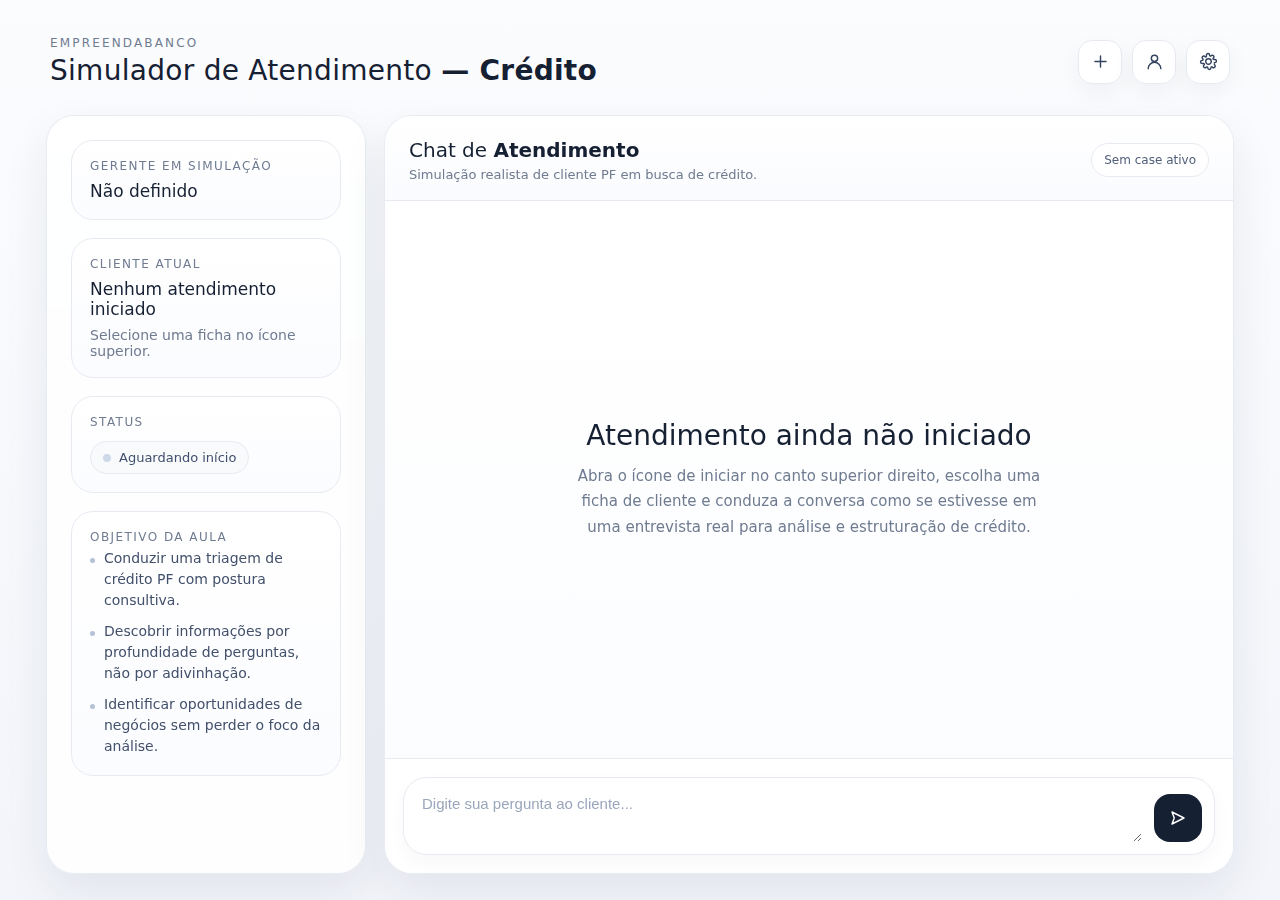
<file:   atendimento-credito.html>
<!DOCTYPE html>
<html lang="pt-BR">
<head>
  <meta charset="UTF-8" />
  <meta name="viewport" content="width=device-width, initial-scale=1.0" />
  <title>Simulador de Atendimento - Crédito</title>
  <style>
    :root{
      --bg:#f6f7fb;
      --panel:#ffffff;
      --line:#e7eaf1;
      --text:#162033;
      --muted:#6f7b90;
      --soft:#f8fafc;
      --accent:#1f4fd6;
      --accent-soft:#eef4ff;
      --shadow:0 18px 45px rgba(20,34,66,.08);
      --radius:22px;
    }
    *{box-sizing:border-box}
    html,body{height:100%}
    body{
      margin:0;
      font-family: Inter, ui-sans-serif, system-ui, -apple-system, Segoe UI, Roboto, Helvetica, Arial, sans-serif;
      background:linear-gradient(180deg,#fbfcfe 0%, #f3f5fa 100%);
      color:var(--text);
      -webkit-font-smoothing:antialiased;
      text-rendering:optimizeLegibility;
    }
    .app{
      max-width:1240px;
      margin:0 auto;
      padding:26px;
      height:100%;
      display:flex;
      flex-direction:column;
      gap:18px;
    }
    .topbar{
      display:flex;
      align-items:center;
      justify-content:space-between;
      padding:10px 4px;
    }
    .brand{
      display:flex;
      flex-direction:column;
      gap:4px;
    }
    .eyebrow{
      font-size:12px;
      letter-spacing:.18em;
      text-transform:uppercase;
      color:var(--muted);
      font-weight:500;
    }
    .title{
      font-size:28px;
      font-weight:300;
      letter-spacing:.01em;
    }
    .title strong{font-weight:600}
    .actions{
      display:flex;
      gap:10px;
      align-items:center;
    }
    .icon-btn{
      width:44px;height:44px;border-radius:14px;border:1px solid var(--line);
      background:rgba(255,255,255,.9);display:grid;place-items:center;cursor:pointer;
      transition:.18s ease; box-shadow:0 8px 24px rgba(17,24,39,.05);
    }
    .icon-btn:hover{transform:translateY(-1px); border-color:#d6ddea; background:#fff}
    .icon-btn svg{width:19px;height:19px;stroke:#33425f}

    .shell{
      flex:1;
      display:grid;
      grid-template-columns:320px 1fr;
      gap:18px;
      min-height:0;
    }

    .sidebar,.chat-wrap{
      background:rgba(255,255,255,.85);
      backdrop-filter: blur(10px);
      border:1px solid rgba(230,234,241,.9);
      border-radius:28px;
      box-shadow:var(--shadow);
      min-height:0;
    }

    .sidebar{padding:24px; display:flex; flex-direction:column; gap:18px}
    .card{
      background:linear-gradient(180deg,#fff 0%, #fbfcff 100%);
      border:1px solid var(--line);
      border-radius:22px;
      padding:18px;
    }
    .label{font-size:12px; letter-spacing:.12em; text-transform:uppercase; color:var(--muted)}
    .value{font-size:17px; font-weight:500; margin-top:8px}
    .muted{color:var(--muted)}
    .status{
      display:inline-flex; align-items:center; gap:8px; padding:8px 12px; border-radius:999px;
      background:var(--soft); border:1px solid var(--line); font-size:13px; color:#41506c;
    }
    .dot{width:8px; height:8px; border-radius:50%; background:#cfd8e8}
    .dot.live{background:#3ccf91; box-shadow:0 0 0 6px rgba(60,207,145,.12)}
    .tips{display:flex; flex-direction:column; gap:10px; margin-top:4px}
    .tip{font-size:14px; line-height:1.5; color:#42506b; padding-left:14px; position:relative}
    .tip:before{content:""; position:absolute; left:0; top:10px; width:5px; height:5px; border-radius:50%; background:#b5c1d6}

    .chat-wrap{
      display:flex; flex-direction:column; overflow:hidden;
    }
    .chat-head{
      padding:22px 24px 18px;
      border-bottom:1px solid var(--line);
      display:flex; justify-content:space-between; align-items:center; gap:16px;
      background:linear-gradient(180deg, rgba(255,255,255,.95), rgba(250,251,254,.95));
    }
    .chat-title{font-size:20px; font-weight:300}
    .chat-title strong{font-weight:600}
    .sub{font-size:13px; color:var(--muted); margin-top:5px}
    .header-badge{padding:9px 12px; border-radius:999px; border:1px solid var(--line); font-size:12px; color:#51607a; background:#fff}

    .messages{
      flex:1; overflow:auto; padding:26px; display:flex; flex-direction:column; gap:18px; background:linear-gradient(180deg,#fff 0%, #fcfdff 100%);
    }
    .empty{
      margin:auto; max-width:520px; text-align:center; padding:28px;
    }
    .empty h3{font-size:28px; font-weight:300; margin:0 0 12px}
    .empty p{font-size:15px; line-height:1.7; color:var(--muted); margin:0}
    .bubble-row{display:flex; gap:12px; align-items:flex-end}
    .bubble-row.me{justify-content:flex-end}
    .avatar{
      width:38px; height:38px; border-radius:14px; display:grid; place-items:center; flex:0 0 auto;
      background:#f1f4f9; border:1px solid var(--line); color:#34425e; font-size:13px; font-weight:600;
    }
    .bubble{
      max-width:min(74%,760px); padding:16px 18px; border-radius:20px; font-size:15px; line-height:1.65; border:1px solid var(--line); white-space:pre-wrap;
    }
    .bubble.client{background:#fff; color:#1f2a3d; border-top-left-radius:8px}
    .bubble.me{background:var(--accent-soft); color:#16305d; border-color:#dbe7ff; border-top-right-radius:8px}
    .meta{font-size:12px; color:var(--muted); margin-top:6px; padding:0 2px}

    .composer{
      border-top:1px solid var(--line); padding:18px; background:#fff;
    }
    .composer-box{
      display:flex; gap:12px; align-items:flex-end; border:1px solid var(--line); border-radius:24px; padding:12px 12px 12px 16px; background:#fff;
      box-shadow:0 8px 20px rgba(17,24,39,.03);
    }
    textarea{
      flex:1; min-height:52px; max-height:180px; resize:vertical; border:none; outline:none; background:transparent;
      font:400 15px/1.6 Inter, sans-serif; color:var(--text);
    }
    textarea::placeholder{color:#9aa6bb}
    .send{
      width:48px; height:48px; border:none; border-radius:16px; background:var(--text); display:grid; place-items:center; cursor:pointer; transition:.18s ease;
    }
    .send:hover{transform:translateY(-1px)}
    .send svg{width:18px;height:18px; stroke:#fff}

    .overlay{
      position:fixed; inset:0; background:rgba(14,20,35,.28); backdrop-filter: blur(5px);
      display:none; align-items:center; justify-content:center; padding:22px; z-index:20;
    }
    .overlay.show{display:flex}
    .modal{
      width:min(980px,100%); background:#fff; border:1px solid rgba(230,234,241,.95); border-radius:28px; box-shadow:0 30px 90px rgba(16,24,40,.18);
      overflow:hidden;
    }
    .modal.small{width:min(560px,100%)}
    .modal-head{
      padding:22px 24px; border-bottom:1px solid var(--line); display:flex; justify-content:space-between; align-items:center;
    }
    .modal-title{font-size:22px; font-weight:300}
    .close{width:42px; height:42px; border-radius:14px; border:1px solid var(--line); background:#fff; display:grid; place-items:center; cursor:pointer}
    .close svg{width:17px;height:17px; stroke:#44526d}
    .modal-body{padding:22px 24px 26px}
    .grid{display:grid; grid-template-columns:repeat(3,1fr); gap:16px}
    .case-card{
      border:1px solid var(--line); border-radius:24px; padding:18px; cursor:pointer; background:linear-gradient(180deg,#ffffff 0%, #fbfcff 100%); transition:.18s ease;
    }
    .case-card:hover{transform:translateY(-2px); border-color:#d5ddef; box-shadow:0 16px 30px rgba(18,36,69,.08)}
    .case-name{font-size:18px; font-weight:500; margin-bottom:7px}
    .case-role{font-size:14px; color:var(--muted)}
    .field{display:flex; flex-direction:column; gap:8px; margin-bottom:14px}
    .field label{font-size:13px; color:#52607a}
    .field input{
      height:50px; border:1px solid var(--line); border-radius:16px; padding:0 16px; font-size:15px; color:var(--text); outline:none;
    }
    .help{font-size:13px; color:var(--muted); line-height:1.6}

    @media (max-width: 980px){
      .shell{grid-template-columns:1fr}
      .sidebar{order:2}
      .grid{grid-template-columns:1fr 1fr}
    }
    @media (max-width: 640px){
      .app{padding:14px}
      .topbar{align-items:flex-start; gap:12px}
      .title{font-size:24px}
      .grid{grid-template-columns:1fr}
      .chat-head{padding:18px}
      .messages{padding:18px}
      .bubble{max-width:86%}
      .modal-head,.modal-body{padding:18px}
    }
  </style>
</head>
<body>
  <div class="app">
    <div class="topbar">
      <div class="brand">
        <div class="eyebrow">EmpreendaBanco</div>
        <div class="title">Simulador de Atendimento <strong>— Crédito</strong></div>
      </div>
      <div class="actions">
        <button class="icon-btn" id="openStart" title="Iniciar atendimento" aria-label="Iniciar atendimento">
          <svg viewBox="0 0 24 24" fill="none" stroke-width="1.8"><path d="M12 5v14M5 12h14" stroke-linecap="round"/></svg>
        </button>
        <button class="icon-btn" id="openProfile" title="Perfil do gerente" aria-label="Perfil do gerente">
          <svg viewBox="0 0 24 24" fill="none" stroke-width="1.8"><path d="M20 21a8 8 0 0 0-16 0" stroke-linecap="round"/><circle cx="12" cy="8" r="4"/></svg>
        </button>
        <button class="icon-btn" id="openSettings" title="Configurações" aria-label="Configurações">
          <svg viewBox="0 0 24 24" fill="none" stroke-width="1.8"><path d="M12 15.5A3.5 3.5 0 1 0 12 8.5a3.5 3.5 0 0 0 0 7Z"/><path d="M19.4 15a1 1 0 0 0 .2 1.1l.1.1a2 2 0 1 1-2.8 2.8l-.1-.1a1 1 0 0 0-1.1-.2 1 1 0 0 0-.6.9V20a2 2 0 1 1-4 0v-.2a1 1 0 0 0-.7-.9 1 1 0 0 0-1.1.2l-.1.1a2 2 0 1 1-2.8-2.8l.1-.1a1 1 0 0 0 .2-1.1 1 1 0 0 0-.9-.6H4a2 2 0 1 1 0-4h.2a1 1 0 0 0 .9-.7 1 1 0 0 0-.2-1.1l-.1-.1a2 2 0 1 1 2.8-2.8l.1.1a1 1 0 0 0 1.1.2 1 1 0 0 0 .6-.9V4a2 2 0 1 1 4 0v.2a1 1 0 0 0 .7.9 1 1 0 0 0 1.1-.2l.1-.1a2 2 0 1 1 2.8 2.8l-.1.1a1 1 0 0 0-.2 1.1 1 1 0 0 0 .9.6H20a2 2 0 1 1 0 4h-.2a1 1 0 0 0-.4.1" stroke-linecap="round" stroke-linejoin="round"/></svg>
        </button>
      </div>
    </div>

    <div class="shell">
      <aside class="sidebar">
        <div class="card">
          <div class="label">Gerente em simulação</div>
          <div class="value" id="managerNameLabel">Não definido</div>
        </div>
        <div class="card">
          <div class="label">Cliente atual</div>
          <div class="value" id="currentClient">Nenhum atendimento iniciado</div>
          <div class="muted" id="currentProfession" style="margin-top:8px; font-size:14px;">Selecione uma ficha no ícone superior.</div>
        </div>
        <div class="card">
          <div class="label">Status</div>
          <div style="margin-top:12px">
            <span class="status"><span class="dot" id="liveDot"></span><span id="statusText">Aguardando início</span></span>
          </div>
        </div>
        <div class="card">
          <div class="label">Objetivo da aula</div>
          <div class="tips">
            <div class="tip">Conduzir uma triagem de crédito PF com postura consultiva.</div>
            <div class="tip">Descobrir informações por profundidade de perguntas, não por adivinhação.</div>
            <div class="tip">Identificar oportunidades de negócios sem perder o foco da análise.</div>
          </div>
        </div>
      </aside>

      <section class="chat-wrap">
        <div class="chat-head">
          <div>
            <div class="chat-title">Chat de <strong>Atendimento</strong></div>
            <div class="sub" id="headerSub">Simulação realista de cliente PF em busca de crédito.</div>
          </div>
          <div class="header-badge" id="headerBadge">Sem case ativo</div>
        </div>

        <div class="messages" id="messages">
          <div class="empty" id="emptyState">
            <h3>Atendimento ainda não iniciado</h3>
            <p>Abra o ícone de iniciar no canto superior direito, escolha uma ficha de cliente e conduza a conversa como se estivesse em uma entrevista real para análise e estruturação de crédito.</p>
          </div>
        </div>

        <div class="composer">
          <div class="composer-box">
            <textarea id="input" placeholder="Digite sua pergunta ao cliente..." disabled></textarea>
            <button class="send" id="sendBtn" title="Enviar" aria-label="Enviar" disabled>
              <svg viewBox="0 0 24 24" fill="none" stroke-width="1.9"><path d="M4 20 20 12 4 4l3 8-3 8Z" stroke-linejoin="round"/></svg>
            </button>
          </div>
        </div>
      </section>
    </div>
  </div>

  <div class="overlay" id="modalStartWrap">
    <div class="modal">
      <div class="modal-head">
        <div class="modal-title">Selecionar ficha de cliente</div>
        <button class="close" data-close="modalStartWrap" aria-label="Fechar">
          <svg viewBox="0 0 24 24" fill="none" stroke-width="1.8"><path d="M6 6l12 12M18 6 6 18" stroke-linecap="round"/></svg>
        </button>
      </div>
      <div class="modal-body">
        <div class="grid" id="casesGrid"></div>
      </div>
    </div>
  </div>

  <div class="overlay" id="modalProfileWrap">
    <div class="modal small">
      <div class="modal-head">
        <div class="modal-title">Perfil do gerente</div>
        <button class="close" data-close="modalProfileWrap" aria-label="Fechar">
          <svg viewBox="0 0 24 24" fill="none" stroke-width="1.8"><path d="M6 6l12 12M18 6 6 18" stroke-linecap="round"/></svg>
        </button>
      </div>
      <div class="modal-body">
        <div class="field">
          <label for="managerName">Nome do gerente</label>
          <input type="text" id="managerName" placeholder="Ex.: Renato Souto" />
        </div>
        <div class="help">O nome será exibido no painel lateral para personalizar a experiência da aula.</div>
      </div>
    </div>
  </div>

  <div class="overlay" id="modalSettingsWrap">
    <div class="modal small">
      <div class="modal-head">
        <div class="modal-title">Configurações</div>
        <button class="close" data-close="modalSettingsWrap" aria-label="Fechar">
          <svg viewBox="0 0 24 24" fill="none" stroke-width="1.8"><path d="M6 6l12 12M18 6 6 18" stroke-linecap="round"/></svg>
        </button>
      </div>
      <div class="modal-body">
        <div class="field">
          <label for="apiKey">Chave da API</label>
          <input type="password" id="apiKey" placeholder="Cole aqui sua chave" />
        </div>
        <div class="help">Nesta versão, os clientes já estão definidos localmente para demonstrar a experiência do simulador. O campo foi deixado preparado para futura integração real com IA via API.</div>
      </div>
    </div>
  </div>

  <script>
    const clientCases = [
      {
        id:'c1', name:'Marcos Tavares', profession:'Consultor empresarial', income:'R$ 22 mil', initialRequest:'Olá, gostaria de entender a possibilidade de um empréstimo de R$ 200 mil.',
        style:'Objetivo, educado e pragmático. Costuma responder sem rodeios, mas não entrega tudo de primeira.',
        shortBehavior:'Consultor empresarial • renda R$ 22 mil',
        data:{
          idade:'41 anos', estadoCivil:'Casado', conjuge:'Paula Tavares', filhos:'2 filhos: Lucas (12) e Helena (8)',
          area:'Atua com consultoria em reestruturação comercial para pequenas e médias empresas.', residencia:'Apartamento próprio em Santo André',
          bens:'Apartamento avaliado em R$ 780 mil, carro SUV 2021 quitado, reserva em CDB e fundos.',
          patrimonio:'Patrimônio aproximado de R$ 1,1 milhão.', investimentos:'Cerca de R$ 190 mil entre CDB, fundos conservadores e previdência.',
          objetivo:'Quer o crédito para reforço de caixa pessoal e pequena reforma no apartamento.',
          prazo:'Prefere prazo entre 36 e 48 meses.',
          dividas:'Tem financiamento estudantil já quase quitado e usa cartão com organização.',
          seguros:'Tem seguro de vida básico e seguro residencial.',
          hobbies:'Corrida de rua e viagens curtas com a família.',
          banco:'Relacionamento antigo com o banco, usa conta principal e cartão de alta renda.',
          risco:'Receita pode variar em alguns meses por depender de contratos de consultoria.',
          outside:'Prefiro falar do que impacta minha análise agora. O restante eu deixaria para um segundo momento.'
        }
      },
      {
        id:'c2', name:'Renata Albuquerque', profession:'Advogada', income:'R$ 37 mil', initialRequest:'Olá, estou buscando um crédito de R$ 350 mil e queria entender as possibilidades.',
        style:'Articulada, segura e seletiva. Responde bem quando percebe preparo técnico do gerente.',
        shortBehavior:'Advogada • renda R$ 37 mil',
        data:{
          idade:'39 anos', estadoCivil:'Casada', conjuge:'Fernando Albuquerque', filhos:'1 filha: Marina (6)',
          area:'É advogada criminalista, com escritório próprio e atuação em casos empresariais e penais estratégicos.',
          residencia:'Casa em condomínio na zona sul de São Paulo.',
          bens:'Casa financiada, sala comercial em nome da empresa, carro sedan premium e aplicações em renda fixa.',
          patrimonio:'Patrimônio estimado em R$ 2,4 milhões.', investimentos:'Em torno de R$ 420 mil aplicados em renda fixa, fundos DI e previdência.',
          objetivo:'Quer crédito para reorganização de fluxo e ampliação da estrutura do escritório.',
          prazo:'Aceitaria até 60 meses se a parcela fizer sentido.',
          dividas:'Tem financiamento imobiliário, despesas altas com o escritório e cartão corporativo da operação.',
          seguros:'Tem seguro de vida robusto, seguro residencial e automóvel.',
          hobbies:'Gastronomia, leitura e viagens internacionais anuais.',
          banco:'Movimenta valores relevantes no banco e valoriza agilidade e discrição.',
          risco:'Parte da receita é concentrada em poucos clientes e honorários são irregulares.',
          outside:'Esse ponto não muda a finalidade do meu pedido agora. Prefiro manter o foco na operação.'
        }
      },
      {
        id:'c3', name:'Bianca Mello', profession:'Influencer', income:'R$ 27 mil', initialRequest:'Oi, queria saber se consigo um crédito de R$ 180 mil.',
        style:'Leve, informal e por vezes dispersa. Pode misturar vida pessoal com trabalho.',
        shortBehavior:'Influencer • renda R$ 27 mil',
        data:{
          idade:'31 anos', estadoCivil:'Solteira', conjuge:'Não possui', filhos:'Não tem filhos',
          area:'Produz conteúdo sobre beleza, rotina e viagens, com contratos de publicidade e infoprodutos.',
          residencia:'Apartamento alugado em São Paulo.',
          bens:'Carro hatch 2023 financiado, equipamentos de gravação e reserva financeira moderada.',
          patrimonio:'Patrimônio em torno de R$ 420 mil.', investimentos:'Aproximadamente R$ 110 mil entre conta remunerada, Tesouro Selic e CDB.',
          objetivo:'Quer crédito para estruturar um estúdio próprio e reforçar caixa de lançamentos.',
          prazo:'Gostaria de algo leve na parcela, preferencialmente acima de 36 meses.',
          dividas:'Tem financiamento do carro e gastos altos com equipe e produção.',
          seguros:'Não tem seguro de vida; possui apenas seguro do carro.',
          hobbies:'Academia, gravações, moda e viagens.',
          banco:'Boa movimentação, porém renda com oscilação mensal.',
          risco:'Receita depende de campanhas e lançamentos, sem previsibilidade total.',
          outside:'Ai, isso eu nem sei te responder direito agora. Melhor focar no que ajuda a entender esse crédito.'
        }
      },
      {
        id:'c4', name:'Eduardo Nogueira', profession:'Gerente', income:'R$ 18 mil', initialRequest:'Olá, queria analisar um empréstimo de R$ 120 mil.',
        style:'Mais reservado, cuidadoso com exposição e um pouco defensivo ao falar de dívidas.',
        shortBehavior:'Gerente • renda R$ 18 mil',
        data:{
          idade:'44 anos', estadoCivil:'Casado', conjuge:'Juliana Nogueira', filhos:'2 filhos: Pedro (14) e Lara (10)',
          area:'É gerente regional de operações em uma rede varejista.',
          residencia:'Casa financiada em Osasco.',
          bens:'Casa financiada, carro 2020 e pequena reserva em previdência e CDB.',
          patrimonio:'Patrimônio aproximado de R$ 650 mil.', investimentos:'Tem cerca de R$ 85 mil aplicados.',
          objetivo:'Quer o crédito para consolidar dívidas mais caras e ganhar fôlego mensal.',
          prazo:'Busca prazo alongado para reduzir prestação.',
          dividas:'Tem financiamento imobiliário, parcelamentos em cartão e um crédito pessoal antigo.',
          seguros:'Seguro de vida simples vinculado à empresa e seguro auto.',
          hobbies:'Futebol, churrasco em família e viagens curtas.',
          banco:'Relacionamento estável, mas sem volume muito elevado.',
          risco:'Comprometimento mensal já está pressionado e orçamento ficou apertado após escola dos filhos.',
          outside:'Acho melhor falarmos do que realmente entra na avaliação. Tem coisa pessoal que não muda a operação.'
        }
      },
      {
        id:'c5', name:'Dr. Felipe Santoro', profession:'Médico', income:'R$ 58 mil', initialRequest:'Bom dia. Tenho interesse em um crédito de R$ 500 mil.',
        style:'Educado, técnico e objetivo. Responde com clareza quando percebe segurança do gerente.',
        shortBehavior:'Médico • renda R$ 58 mil',
        data:{
          idade:'48 anos', estadoCivil:'Casado', conjuge:'Dra. Camila Santoro', filhos:'3 filhos: Sofia (15), Enzo (11) e Clara (7)',
          area:'É médico cardiologista, com consultório próprio e atuação em hospital particular.',
          residencia:'Casa própria em Alphaville.',
          bens:'Casa de alto padrão, consultório, dois veículos premium, investimentos e participação em clínica.',
          patrimonio:'Patrimônio estimado em R$ 5,8 milhões.', investimentos:'Cerca de R$ 1,3 milhão em renda fixa, fundos e previdência.',
          objetivo:'Quer crédito para expansão patrimonial e possível aquisição de sala adicional na clínica.',
          prazo:'Aceita prazo de 48 a 72 meses dependendo da estrutura.',
          dividas:'Tem financiamento de equipamento na clínica, mas nada relevante na PF.',
          seguros:'Seguro de vida robusto, seguro residencial, auto e proteção para a clínica.',
          hobbies:'Tênis, ciclismo e viagens em família.',
          banco:'Excelente relacionamento, alta liquidez e uso sofisticado de produtos.',
          risco:'Parte da renda vem da clínica, o que depende da performance do negócio.',
          outside:'Consigo aprofundar tudo o que for útil para a análise. O que fugir disso prefiro tratar em outro contexto.'
        }
      },
      {
        id:'c6', name:'Patrícia Valença', profession:'Diretora de empresas', income:'R$ 46 mil', initialRequest:'Olá, gostaria de avaliar um crédito de R$ 280 mil.',
        style:'Executiva, firme e analítica. Valoriza perguntas bem estruturadas e respostas objetivas.',
        shortBehavior:'Diretora de empresas • renda R$ 46 mil',
        data:{
          idade:'46 anos', estadoCivil:'Divorciada', conjuge:'Não possui', filhos:'2 filhos: Gabriela (19) e Bruno (16)',
          area:'Atua como diretora financeira em uma empresa do setor logístico.',
          residencia:'Cobertura própria em São Caetano do Sul.',
          bens:'Cobertura própria, casa de praia compartilhada, carro híbrido e investimentos líquidos.',
          patrimonio:'Patrimônio por volta de R$ 3,1 milhões.', investimentos:'Tem aproximadamente R$ 780 mil entre renda fixa, multimercado e previdência.',
          objetivo:'Quer o crédito para reorganizar passivos e manter liquidez para um investimento pessoal futuro.',
          prazo:'Prefere equilíbrio entre taxa e prazo, sem alongar demais.',
          dividas:'Tem um financiamento menor e gastos relevantes com educação e viagens dos filhos.',
          seguros:'Seguro de vida, residencial e automóvel.',
          hobbies:'Golfe, vinhos e leitura sobre negócios.',
          banco:'Cliente exigente, boa reciprocidade e visão estratégica de produtos.',
          risco:'É organizada, mas evita mexer nos investimentos mesmo quando faria sentido parcialmente.',
          outside:'Esse tipo de detalhe eu deixaria fora desta conversa. Podemos manter o foco no que sustenta a proposta.'
        }
      }
    ];

    const messages = document.getElementById('messages');
    const input = document.getElementById('input');
    const sendBtn = document.getElementById('sendBtn');
    const casesGrid = document.getElementById('casesGrid');
    const emptyState = document.getElementById('emptyState');

    const managerName = document.getElementById('managerName');
    const managerNameLabel = document.getElementById('managerNameLabel');
    const currentClient = document.getElementById('currentClient');
    const currentProfession = document.getElementById('currentProfession');
    const statusText = document.getElementById('statusText');
    const liveDot = document.getElementById('liveDot');
    const headerBadge = document.getElementById('headerBadge');
    const headerSub = document.getElementById('headerSub');

    let activeCase = null;
    let history = [];

    function openModal(id){ document.getElementById(id).classList.add('show'); }
    function closeModal(id){ document.getElementById(id).classList.remove('show'); }

    document.getElementById('openStart').addEventListener('click', ()=>openModal('modalStartWrap'));
    document.getElementById('openProfile').addEventListener('click', ()=>openModal('modalProfileWrap'));
    document.getElementById('openSettings').addEventListener('click', ()=>openModal('modalSettingsWrap'));
    document.querySelectorAll('[data-close]').forEach(btn=>btn.addEventListener('click', e=>closeModal(e.currentTarget.dataset.close)));
    document.querySelectorAll('.overlay').forEach(ov=>ov.addEventListener('click', e=>{ if(e.target===ov) ov.classList.remove('show'); }));

    managerName.addEventListener('input', ()=>{
      const value = managerName.value.trim();
      managerNameLabel.textContent = value || 'Não definido';
    });

    function createCaseCards(){
      casesGrid.innerHTML = '';
      clientCases.forEach(c=>{
        const card = document.createElement('div');
        card.className = 'case-card';
        card.innerHTML = `<div class="case-name">${c.name}</div><div class="case-role">${c.profession}</div>`;
        card.addEventListener('click', ()=>startCase(c.id));
        casesGrid.appendChild(card);
      });
    }

    function formatTime(){
      return new Date().toLocaleTimeString('pt-BR',{hour:'2-digit', minute:'2-digit'});
    }

    function addMessage(text, who='client'){
      if (emptyState) emptyState.style.display = 'none';
      const row = document.createElement('div');
      row.className = 'bubble-row' + (who==='me' ? ' me' : '');
      const initials = who==='me' ? (managerName.value.trim().split(' ').map(s=>s[0]).join('').slice(0,2).toUpperCase() || 'GR') : activeCase.name.split(' ').map(s=>s[0]).join('').slice(0,2).toUpperCase();
      row.innerHTML = who==='me'
        ? `<div><div class="bubble me">${escapeHtml(text)}</div><div class="meta">Você • ${formatTime()}</div></div><div class="avatar">${initials}</div>`
        : `<div class="avatar">${initials}</div><div><div class="bubble client">${escapeHtml(text)}</div><div class="meta">${activeCase.name} • ${formatTime()}</div></div>`;
      messages.appendChild(row);
      messages.scrollTop = messages.scrollHeight;
    }

    function escapeHtml(str){
      return str.replace(/[&<>"']/g, m => ({'&':'&amp;','<':'&lt;','>':'&gt;','"':'&quot;',"'":'&#039;'}[m]));
    }

    function startCase(id){
      activeCase = clientCases.find(c=>c.id===id);
      history = [];
      messages.innerHTML = '';
      addMessage(activeCase.initialRequest, 'client');
      currentClient.textContent = activeCase.name;
      currentProfession.textContent = `${activeCase.profession} • ${activeCase.income}`;
      statusText.textContent = 'Atendimento em andamento';
      liveDot.classList.add('live');
      headerBadge.textContent = activeCase.shortBehavior;
      headerSub.textContent = activeCase.style;
      input.disabled = false;
      sendBtn.disabled = false;
      input.focus();
      closeModal('modalStartWrap');
    }

    function respondToQuestion(question){
      const q = question.toLowerCase();
      const d = activeCase.data;

      const buckets = [
        {keys:['valor','quanto','crédito','emprestimo','empréstimo'], answer: activeCase.initialRequest.replace('Olá, ', '').replace('Oi, ', '').replace('Bom dia. ', '')},
        {keys:['renda','ganha','faturamento mensal','recebe por mês','receita'], answer: `Minha renda hoje gira em torno de ${activeCase.income} por mês.`},
        {keys:['profissão','trabalha com','atua com','área','segmento'], answer: d.area},
        {keys:['idade','quantos anos'], answer: d.idade},
        {keys:['casado','solteiro','divorciado','estado civil'], answer: `${d.estadoCivil}.`},
        {keys:['esposa','marido','cônjuge','conjuge'], answer: d.conjuge === 'Não possui' ? 'Hoje não tenho cônjuge.' : `Meu cônjuge é ${d.conjuge}.`},
        {keys:['filho','filhos','dependente','dependentes'], answer: d.filhos},
        {keys:['mora','reside','casa','apartamento','residência','residencia'], answer: d.residencia},
        {keys:['bens','patrimônio','patrimonio','imóvel','imovel','carro','veículo','veiculo'], answer: `${d.bens} ${d.patrimonio}`},
        {keys:['investimento','investimentos','aplicação','aplicacoes','aplicações','reserva'], answer: d.investimentos},
        {keys:['objetivo','finalidade','para que','usar o dinheiro','destino do crédito','destino do credito'], answer: d.objetivo},
        {keys:['prazo','parcelas','tempo para pagar','meses'], answer: d.prazo},
        {keys:['dívida','divida','dívidas','dividas','compromissos','financiamento','financiamentos'], answer: d.dividas},
        {keys:['seguro','seguros','vida','residencial','auto','automóvel','automovel'], answer: d.seguros},
        {keys:['hobby','hobbies','lazer','gosta de fazer'], answer: d.hobbies},
        {keys:['banco','relacionamento','conta','movimentação','movimentacao'], answer: d.banco},
        {keys:['risco','ponto de atenção','pontos de atenção','fragilidade','fragilidades'], answer: d.risco},
        {keys:['família','familia','nome dos filhos','nome da esposa','nome do marido'], answer: `${d.filhos}${d.conjuge !== 'Não possui' ? ` E meu cônjuge é ${d.conjuge}.` : ''}`}
      ];

      for (const bucket of buckets){
        if (bucket.keys.some(k => q.includes(k))) return bucket.answer;
      }

      if (q.includes('?') || q.length > 8) return d.outside;
      return 'Pode me explicar melhor sua pergunta?';
    }

    function sendMessage(){
      const text = input.value.trim();
      if(!text || !activeCase) return;
      addMessage(text, 'me');
      input.value = '';
      const response = respondToQuestion(text);
      setTimeout(()=>addMessage(response, 'client'), 420);
    }

    sendBtn.addEventListener('click', sendMessage);
    input.addEventListener('keydown', e=>{
      if(e.key==='Enter' && !e.shiftKey){
        e.preventDefault();
        sendMessage();
      }
    });

    createCaseCards();
  </script>
</body>
</html>
</file>
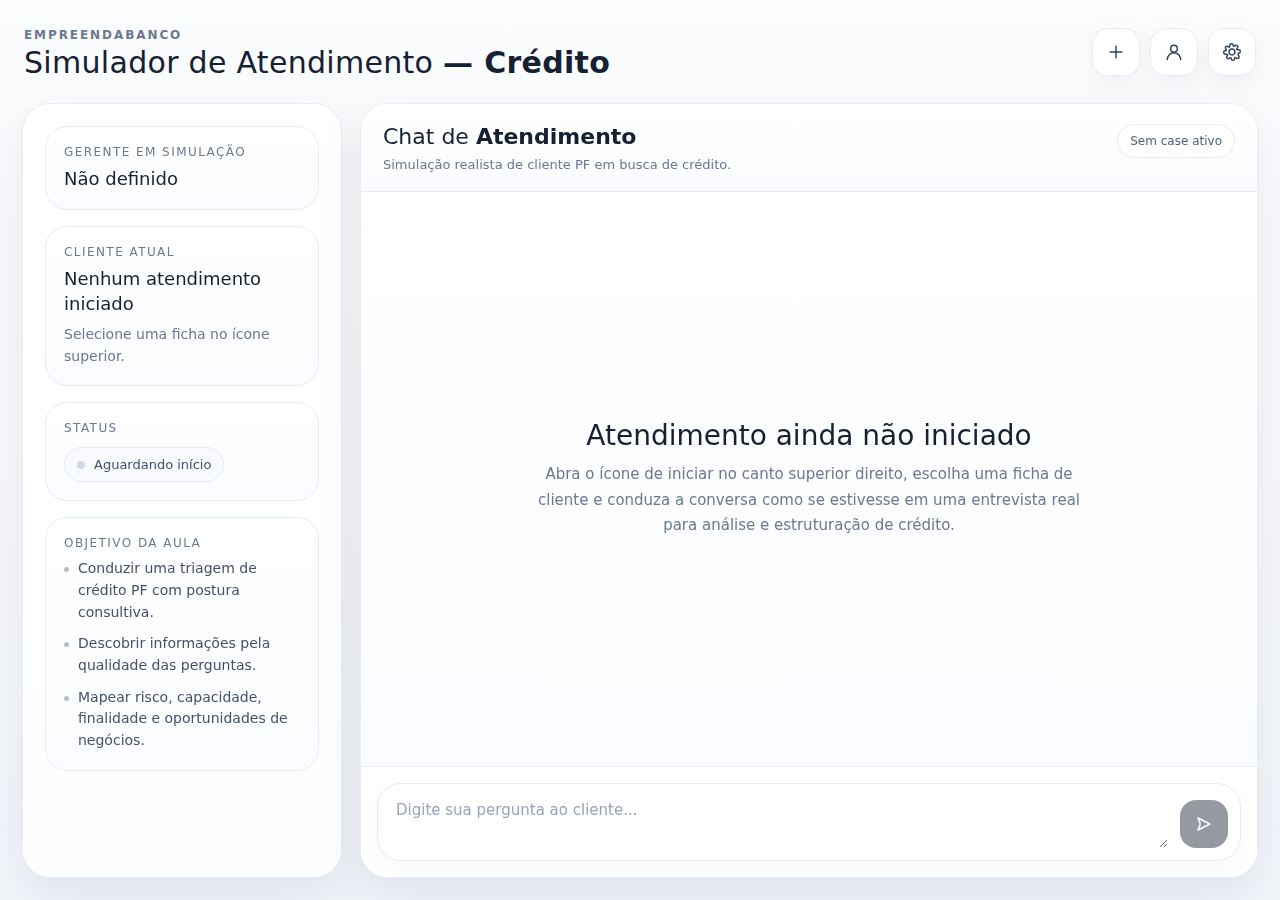
<file: atendimento-credito-openai-responsivo-v2.html>
<!DOCTYPE html>
<html lang="pt-BR">
<head>
  <meta charset="UTF-8" />
  <meta name="viewport" content="width=device-width, initial-scale=1.0" />
  <title>Simulador de Atendimento - Crédito</title>
  <style>
    :root{
      --bg:#f5f7fb; --panel:#fff; --line:#e7ebf2; --line-strong:#d8dee9;
      --text:#152033; --muted:#6c7890; --soft:#f8fafd; --accent:#183c7a;
      --accent-soft:#eef4ff; --shadow:0 18px 50px rgba(15,24,40,.08);
      --ok:#2fb879; --warn:#d18c1d;
    }
    *{box-sizing:border-box}
    html,body{height:100%}
    body{
      margin:0; font-family:Inter,ui-sans-serif,system-ui,-apple-system,BlinkMacSystemFont,"Segoe UI",sans-serif;
      background:linear-gradient(180deg,#fbfcfe 0%, #f2f5fa 100%); color:var(--text);
      -webkit-font-smoothing:antialiased; text-rendering:optimizeLegibility;
    }
    button,input,textarea{font:inherit}
    .hidden{display:none!important}
    .app{min-height:100%; width:min(1360px,100%); margin:0 auto; padding:22px; display:flex; flex-direction:column; gap:18px}
    .topbar{display:flex; justify-content:space-between; align-items:flex-start; gap:16px; padding:6px 2px}
    .brand{display:flex; flex-direction:column; gap:4px; min-width:0}
    .eyebrow{font-size:12px; letter-spacing:.16em; text-transform:uppercase; color:var(--muted); font-weight:600}
    .title{font-size:30px; line-height:1.1; font-weight:300; letter-spacing:.01em; word-break:break-word}
    .title strong{font-weight:600}
    .actions{display:flex; align-items:center; gap:10px; flex-wrap:wrap; justify-content:flex-end}
    .icon-btn{
      width:48px; height:48px; border-radius:16px; border:1px solid var(--line); background:rgba(255,255,255,.96);
      display:grid; place-items:center; cursor:pointer; transition:.18s ease; box-shadow:0 8px 22px rgba(17,24,39,.05)
    }
    .icon-btn:hover{transform:translateY(-1px); border-color:var(--line-strong); background:#fff}
    .icon-btn svg{width:20px; height:20px; stroke:#33425f; stroke-width:1.8; fill:none}
    .shell{flex:1; display:grid; grid-template-columns:320px minmax(0,1fr); gap:18px; min-height:0}
    .sidebar,.chat-wrap{
      background:rgba(255,255,255,.9); border:1px solid rgba(231,235,242,.95); border-radius:28px;
      box-shadow:var(--shadow); min-height:0; backdrop-filter: blur(8px)
    }
    .sidebar{padding:22px; display:flex; flex-direction:column; gap:16px}
    .card{border:1px solid var(--line); border-radius:22px; padding:18px; background:linear-gradient(180deg,#fff 0%, #fbfcff 100%)}
    .label{font-size:12px; letter-spacing:.12em; text-transform:uppercase; color:var(--muted)}
    .value{margin-top:8px; font-size:18px; font-weight:500; line-height:1.35}
    .muted{color:var(--muted); line-height:1.55; font-size:14px}
    .status{
      display:inline-flex; align-items:center; gap:9px; padding:9px 12px; border-radius:999px; background:var(--soft);
      border:1px solid var(--line); color:#41506b; font-size:13px
    }
    .dot{width:8px;height:8px;border-radius:50%;background:#ced7e7;flex:0 0 auto}
    .dot.live{background:var(--ok); box-shadow:0 0 0 6px rgba(47,184,121,.13)}
    .dot.wait{background:var(--warn); box-shadow:0 0 0 6px rgba(209,140,29,.12)}
    .tips{margin-top:8px; display:flex; flex-direction:column; gap:10px}
    .tip{position:relative; padding-left:14px; font-size:14px; line-height:1.55; color:#44516a}
    .tip:before{content:""; position:absolute; left:0; top:9px; width:5px; height:5px; border-radius:50%; background:#b2bed1}
    .chat-wrap{display:flex; flex-direction:column; overflow:hidden; min-height:70dvh}
    .chat-head{
      padding:20px 22px 16px; border-bottom:1px solid var(--line); display:flex; justify-content:space-between;
      align-items:flex-start; gap:16px; background:linear-gradient(180deg, rgba(255,255,255,.98), rgba(250,251,254,.95))
    }
    .chat-title{font-size:22px; font-weight:300; line-height:1.2}
    .chat-title strong{font-weight:600}
    .sub{margin-top:6px; font-size:13px; color:var(--muted); line-height:1.45}
    .header-badge{
      padding:9px 12px; border-radius:999px; border:1px solid var(--line); background:#fff; color:#50607a;
      font-size:12px; white-space:nowrap
    }
    .messages{
      flex:1; overflow:auto; padding:22px; display:flex; flex-direction:column; gap:16px;
      background:linear-gradient(180deg,#fff 0%, #fbfcff 100%); scroll-behavior:smooth
    }
    .empty{margin:auto; max-width:580px; text-align:center; padding:18px}
    .empty h3{margin:0 0 10px; font-size:28px; font-weight:300}
    .empty p{margin:0; color:var(--muted); line-height:1.7; font-size:15px}
    .bubble-row{display:flex; gap:12px; align-items:flex-end; width:100%}
    .bubble-row.me{justify-content:flex-end}
    .avatar{
      width:38px; height:38px; border-radius:14px; display:grid; place-items:center; background:#f2f5fa;
      border:1px solid var(--line); color:#34425d; font-size:13px; font-weight:600; flex:0 0 auto
    }
    .bubble-wrap{max-width:min(76%, 780px)}
    .bubble{
      padding:15px 17px; border-radius:20px; font-size:15px; line-height:1.66; white-space:pre-wrap;
      border:1px solid var(--line); word-wrap:break-word; overflow-wrap:anywhere
    }
    .bubble.client{background:#fff; color:#1d283d; border-top-left-radius:8px}
    .bubble.me{background:var(--accent-soft); color:#173159; border-color:#d9e6ff; border-top-right-radius:8px}
    .meta{font-size:12px; color:var(--muted); margin-top:6px; padding:0 2px}
    .typing-dots{display:inline-flex; gap:6px; align-items:center; min-height:18px}
    .typing-dots span{
      width:7px; height:7px; border-radius:50%; background:#b1bdd1; display:block; animation:bounce 1.1s infinite ease-in-out
    }
    .typing-dots span:nth-child(2){animation-delay:.12s}
    .typing-dots span:nth-child(3){animation-delay:.24s}
    @keyframes bounce{0%,80%,100%{transform:scale(.75);opacity:.5}40%{transform:scale(1);opacity:1}}
    .composer{border-top:1px solid var(--line); padding:16px; background:#fff}
    .composer-box{
      display:flex; align-items:flex-end; gap:12px; border:1px solid var(--line); border-radius:24px;
      padding:12px 12px 12px 16px; box-shadow:0 8px 20px rgba(17,24,39,.03); background:#fff
    }
    textarea{
      flex:1; min-height:52px; max-height:180px; resize:vertical; border:none; outline:none; background:transparent;
      color:var(--text); line-height:1.6; font-size:15px
    }
    textarea::placeholder{color:#98a4ba}
    .send{
      width:48px; height:48px; border:none; border-radius:16px; background:var(--text); display:grid; place-items:center;
      cursor:pointer; transition:.18s ease; flex:0 0 auto
    }
    .send:hover:not(:disabled){transform:translateY(-1px)}
    .send:disabled{cursor:not-allowed; opacity:.45}
    .send svg{width:18px;height:18px;stroke:#fff;stroke-width:1.9;fill:none}
    .overlay{
      position:fixed; inset:0; background:rgba(14,20,35,.3); backdrop-filter: blur(6px); display:none;
      align-items:center; justify-content:center; padding:18px; z-index:50
    }
    .overlay.show{display:flex}
    .modal{
      width:min(980px,100%); background:#fff; border:1px solid rgba(231,235,242,.96); border-radius:28px;
      box-shadow:0 30px 90px rgba(16,24,40,.18); overflow:hidden; max-height:min(92dvh,920px); display:flex; flex-direction:column
    }
    .modal.small{width:min(560px,100%)}
    .modal-head{
      padding:20px 22px; border-bottom:1px solid var(--line); display:flex; justify-content:space-between; align-items:center; gap:12px
    }
    .modal-title{font-size:22px; font-weight:300; line-height:1.2}
    .close{
      width:42px; height:42px; border-radius:14px; border:1px solid var(--line); background:#fff; display:grid; place-items:center; cursor:pointer
    }
    .close svg{width:17px;height:17px;stroke:#44526d;stroke-width:1.8;fill:none}
    .modal-body{padding:20px 22px 24px; overflow:auto}
    .grid{display:grid; grid-template-columns:repeat(3,minmax(0,1fr)); gap:16px}
    .case-card{
      border:1px solid var(--line); border-radius:24px; padding:18px; cursor:pointer;
      background:linear-gradient(180deg,#ffffff 0%, #fbfcff 100%); transition:.18s ease
    }
    .case-card:hover{transform:translateY(-2px); border-color:#d5ddef; box-shadow:0 16px 30px rgba(18,36,69,.08)}
    .case-name{font-size:18px; font-weight:500; margin-bottom:7px; line-height:1.3}
    .case-role{font-size:14px; color:var(--muted); line-height:1.45}
    .field{display:flex; flex-direction:column; gap:8px; margin-bottom:14px}
    .field label{font-size:13px; color:#52607a}
    .field input{
      height:50px; border:1px solid var(--line); border-radius:16px; padding:0 16px; font-size:15px; color:var(--text); outline:none; width:100%
    }
    .field input:focus{border-color:#bfd0f3; box-shadow:0 0 0 4px rgba(31,79,214,.08)}
    .help{font-size:13px; color:var(--muted); line-height:1.6}
    .save-actions{display:flex; justify-content:flex-end; margin-top:18px; gap:10px}
    .primary-btn,.secondary-btn{
      border-radius:16px; border:1px solid var(--line); padding:12px 16px; cursor:pointer; background:#fff; color:var(--text); transition:.18s ease
    }
    .primary-btn{background:var(--text); color:#fff; border-color:var(--text)}
    .primary-btn:hover,.secondary-btn:hover{transform:translateY(-1px)}
    .toast-wrap{
      position:fixed; right:18px; bottom:18px; display:flex; flex-direction:column; gap:10px; z-index:80; pointer-events:none
    }
    .toast{
      background:#111827; color:#fff; padding:13px 15px; border-radius:16px; box-shadow:0 18px 40px rgba(17,24,39,.22);
      font-size:14px; line-height:1.5; max-width:min(90vw, 360px); opacity:0; transform:translateY(12px); animation:toastIn .18s ease forwards
    }
    .toast.error{background:#7b2430}
    .toast.success{background:#14392d}
    @keyframes toastIn{to{opacity:1;transform:translateY(0)}}
    @media (max-width:1100px){.shell{grid-template-columns:290px minmax(0,1fr)} .bubble-wrap{max-width:min(82%,720px)}}
    @media (max-width:980px){.app{padding:16px}.shell{grid-template-columns:1fr}.sidebar{order:2}.grid{grid-template-columns:repeat(2,minmax(0,1fr))}.chat-wrap{min-height:64dvh}}
    @media (max-width:720px){
      .topbar{flex-direction:column;align-items:stretch}.actions{justify-content:flex-start}.title{font-size:26px}
      .chat-head{flex-direction:column;align-items:flex-start}.header-badge{white-space:normal}.messages{padding:16px}.composer{padding:12px}.bubble-wrap{max-width:88%}
    }
    @media (max-width:560px){
      .app{padding:12px}.sidebar,.chat-wrap{border-radius:22px}.card,.case-card{border-radius:18px}.modal,.modal.small{border-radius:22px}
      .grid{grid-template-columns:1fr}.modal-head,.modal-body{padding:16px}.chat-head{padding:16px}.title{font-size:24px}.chat-title{font-size:20px}
      .empty h3{font-size:24px}.icon-btn{width:46px;height:46px}.bubble-wrap{max-width:92%}.composer-box{border-radius:20px}.send{width:46px;height:46px}.value{font-size:17px}
    }
  </style>
</head>
<body>
  <div class="app">
    <div class="topbar">
      <div class="brand">
        <div class="eyebrow">EmpreendaBanco</div>
        <div class="title">Simulador de Atendimento <strong>— Crédito</strong></div>
      </div>
      <div class="actions">
        <button class="icon-btn" id="openStart" title="Iniciar atendimento" aria-label="Iniciar atendimento">
          <svg viewBox="0 0 24 24"><path d="M12 5v14M5 12h14" stroke-linecap="round"/></svg>
        </button>
        <button class="icon-btn" id="openProfile" title="Perfil do gerente" aria-label="Perfil do gerente">
          <svg viewBox="0 0 24 24"><path d="M20 21a8 8 0 0 0-16 0" stroke-linecap="round"/><circle cx="12" cy="8" r="4"/></svg>
        </button>
        <button class="icon-btn" id="openSettings" title="Configurações" aria-label="Configurações">
          <svg viewBox="0 0 24 24"><path d="M12 15.5A3.5 3.5 0 1 0 12 8.5a3.5 3.5 0 0 0 0 7Z"/><path d="M19.4 15a1 1 0 0 0 .2 1.1l.1.1a2 2 0 1 1-2.8 2.8l-.1-.1a1 1 0 0 0-1.1-.2 1 1 0 0 0-.6.9V20a2 2 0 1 1-4 0v-.2a1 1 0 0 0-.7-.9 1 1 0 0 0-1.1.2l-.1.1a2 2 0 1 1-2.8-2.8l.1-.1a1 1 0 0 0 .2-1.1 1 1 0 0 0-.9-.6H4a2 2 0 1 1 0-4h.2a1 1 0 0 0 .9-.7 1 1 0 0 0-.2-1.1l-.1-.1a2 2 0 1 1 2.8-2.8l.1.1a1 1 0 0 0 1.1.2 1 1 0 0 0 .6-.9V4a2 2 0 1 1 4 0v.2a1 1 0 0 0 .7.9 1 1 0 0 0 1.1-.2l.1-.1a2 2 0 1 1 2.8 2.8l-.1.1a1 1 0 0 0-.2 1.1 1 1 0 0 0 .9.6H20a2 2 0 1 1 0 4h-.2a1 1 0 0 0-.4.1" stroke-linecap="round" stroke-linejoin="round"/></svg>
        </button>
      </div>
    </div>

    <div class="shell">
      <aside class="sidebar">
        <div class="card">
          <div class="label">Gerente em simulação</div>
          <div class="value" id="managerNameLabel">Não definido</div>
        </div>
        <div class="card">
          <div class="label">Cliente atual</div>
          <div class="value" id="currentClient">Nenhum atendimento iniciado</div>
          <div class="muted" id="currentProfession" style="margin-top:8px;">Selecione uma ficha no ícone superior.</div>
        </div>
        <div class="card">
          <div class="label">Status</div>
          <div style="margin-top:12px;">
            <span class="status"><span class="dot" id="liveDot"></span><span id="statusText">Aguardando início</span></span>
          </div>
        </div>
        <div class="card">
          <div class="label">Objetivo da aula</div>
          <div class="tips">
            <div class="tip">Conduzir uma triagem de crédito PF com postura consultiva.</div>
            <div class="tip">Descobrir informações pela qualidade das perguntas.</div>
            <div class="tip">Mapear risco, capacidade, finalidade e oportunidades de negócios.</div>
          </div>
        </div>
      </aside>

      <section class="chat-wrap">
        <div class="chat-head">
          <div>
            <div class="chat-title">Chat de <strong>Atendimento</strong></div>
            <div class="sub" id="headerSub">Simulação realista de cliente PF em busca de crédito.</div>
          </div>
          <div class="header-badge" id="headerBadge">Sem case ativo</div>
        </div>

        <div class="messages" id="messages">
          <div class="empty" id="emptyState">
            <h3>Atendimento ainda não iniciado</h3>
            <p>Abra o ícone de iniciar no canto superior direito, escolha uma ficha de cliente e conduza a conversa como se estivesse em uma entrevista real para análise e estruturação de crédito.</p>
          </div>
        </div>

        <div class="composer">
          <div class="composer-box">
            <textarea id="input" placeholder="Digite sua pergunta ao cliente..." disabled></textarea>
            <button class="send" id="sendBtn" title="Enviar" aria-label="Enviar" disabled>
              <svg viewBox="0 0 24 24"><path d="M4 20 20 12 4 4l3 8-3 8Z" stroke-linejoin="round"/></svg>
            </button>
          </div>
        </div>
      </section>
    </div>
  </div>

  <div class="overlay" id="modalStartWrap">
    <div class="modal">
      <div class="modal-head">
        <div class="modal-title">Selecionar ficha de cliente</div>
        <button class="close" data-close="modalStartWrap" aria-label="Fechar">
          <svg viewBox="0 0 24 24"><path d="M6 6l12 12M18 6 6 18" stroke-linecap="round"/></svg>
        </button>
      </div>
      <div class="modal-body">
        <div class="grid" id="casesGrid"></div>
      </div>
    </div>
  </div>

  <div class="overlay" id="modalProfileWrap">
    <div class="modal small">
      <div class="modal-head">
        <div class="modal-title">Perfil do gerente</div>
        <button class="close" data-close="modalProfileWrap" aria-label="Fechar">
          <svg viewBox="0 0 24 24"><path d="M6 6l12 12M18 6 6 18" stroke-linecap="round"/></svg>
        </button>
      </div>
      <div class="modal-body">
        <div class="field">
          <label for="managerName">Nome do gerente</label>
          <input type="text" id="managerName" placeholder="Ex.: Renato Souto" />
        </div>
        <div class="help">O nome será exibido no painel lateral para personalizar a experiência da aula.</div>
        <div class="save-actions">
          <button class="primary-btn" id="saveProfileBtn">Salvar</button>
        </div>
      </div>
    </div>
  </div>

  <div class="overlay" id="modalSettingsWrap">
    <div class="modal small">
      <div class="modal-head">
        <div class="modal-title">Configurações</div>
        <button class="close" data-close="modalSettingsWrap" aria-label="Fechar">
          <svg viewBox="0 0 24 24"><path d="M6 6l12 12M18 6 6 18" stroke-linecap="round"/></svg>
        </button>
      </div>
      <div class="modal-body">
        <div class="field">
          <label for="apiKey">Chave da API</label>
          <input type="password" id="apiKey" placeholder="Cole aqui sua chave da OpenAI" autocomplete="off" />
        </div>
        <div class="help">Esta versão faz a chamada direto do navegador para a OpenAI e salva a chave apenas no seu navegador. Ao trocar de cliente, a conversa anterior é encerrada e uma nova sessão começa.</div>
        <div class="save-actions">
          <button class="secondary-btn" id="clearApiBtn">Limpar</button>
          <button class="primary-btn" id="saveSettingsBtn">Salvar</button>
        </div>
      </div>
    </div>
  </div>

  <div class="toast-wrap" id="toastWrap"></div>

  <script>
    const clientCases = [
      {id:'c1',name:'Marcos Tavares',profession:'Consultor empresarial',income:'R$ 22 mil',initialRequest:'Olá, gostaria de entender a possibilidade de um empréstimo de R$ 200 mil.',style:'Objetivo, educado e pragmático. Costuma responder sem rodeios, mas não entrega tudo de primeira.',shortBehavior:'Consultor empresarial • renda R$ 22 mil',data:{idade:'41 anos',estadoCivil:'Casado',conjuge:'Paula Tavares',filhos:'2 filhos: Lucas (12) e Helena (8)',area:'Atua com consultoria em reestruturação comercial para pequenas e médias empresas.',residencia:'Apartamento próprio em Santo André.',bens:'Apartamento avaliado em R$ 780 mil, carro SUV 2021 quitado, reserva em CDB e fundos.',patrimonio:'Patrimônio aproximado de R$ 1,1 milhão.',investimentos:'Cerca de R$ 190 mil entre CDB, fundos conservadores e previdência.',objetivo:'Quer o crédito para reforço de caixa pessoal e pequena reforma no apartamento.',prazo:'Prefere prazo entre 36 e 48 meses.',dividas:'Tem financiamento estudantil já quase quitado e usa cartão com organização.',seguros:'Tem seguro de vida básico e seguro residencial.',hobbies:'Corrida de rua e viagens curtas com a família.',banco:'Relacionamento antigo com o banco, usa conta principal e cartão de alta renda.',risco:'Receita pode variar em alguns meses por depender de contratos de consultoria.',outside:'Prefiro falar do que impacta minha análise agora. O restante eu deixaria para um segundo momento.'}},
      {id:'c2',name:'Renata Albuquerque',profession:'Advogada',income:'R$ 37 mil',initialRequest:'Olá, estou buscando um crédito de R$ 350 mil e queria entender as possibilidades.',style:'Articulada, segura e seletiva. Responde bem quando percebe preparo técnico do gerente.',shortBehavior:'Advogada • renda R$ 37 mil',data:{idade:'39 anos',estadoCivil:'Casada',conjuge:'Fernando Albuquerque',filhos:'1 filha: Marina (6)',area:'É advogada criminalista, com escritório próprio e atuação em casos empresariais e penais estratégicos.',residencia:'Casa em condomínio na zona sul de São Paulo.',bens:'Casa financiada, sala comercial em nome da empresa, carro sedan premium e aplicações em renda fixa.',patrimonio:'Patrimônio estimado em R$ 2,4 milhões.',investimentos:'Em torno de R$ 420 mil aplicados em renda fixa, fundos DI e previdência.',objetivo:'Quer crédito para reorganização de fluxo e ampliação da estrutura do escritório.',prazo:'Aceitaria até 60 meses se a parcela fizer sentido.',dividas:'Tem financiamento imobiliário, despesas altas com o escritório e cartão corporativo da operação.',seguros:'Tem seguro de vida robusto, seguro residencial e automóvel.',hobbies:'Gastronomia, leitura e viagens internacionais anuais.',banco:'Movimenta valores relevantes no banco e valoriza agilidade e discrição.',risco:'Parte da receita é concentrada em poucos clientes e honorários são irregulares.',outside:'Esse ponto não muda a finalidade do meu pedido agora. Prefiro manter o foco na operação.'}},
      {id:'c3',name:'Bianca Mello',profession:'Influencer',income:'R$ 27 mil',initialRequest:'Oi, queria saber se consigo um crédito de R$ 180 mil.',style:'Leve, informal e por vezes dispersa. Pode misturar vida pessoal com trabalho.',shortBehavior:'Influencer • renda R$ 27 mil',data:{idade:'31 anos',estadoCivil:'Solteira',conjuge:'Não possui',filhos:'Não tem filhos',area:'Produz conteúdo sobre beleza, rotina e viagens, com contratos de publicidade e infoprodutos.',residencia:'Apartamento alugado em São Paulo.',bens:'Carro hatch 2023 financiado, equipamentos de gravação e reserva financeira moderada.',patrimonio:'Patrimônio em torno de R$ 420 mil.',investimentos:'Aproximadamente R$ 110 mil entre conta remunerada, Tesouro Selic e CDB.',objetivo:'Quer crédito para estruturar um estúdio próprio e reforçar caixa de lançamentos.',prazo:'Gostaria de algo leve na parcela, preferencialmente acima de 36 meses.',dividas:'Tem financiamento do carro e gastos altos com equipe e produção.',seguros:'Não tem seguro de vida; possui apenas seguro do carro.',hobbies:'Academia, gravações, moda e viagens.',banco:'Boa movimentação, porém renda com oscilação mensal.',risco:'Receita depende de campanhas e lançamentos, sem previsibilidade total.',outside:'Ai, isso eu nem sei te responder direito agora. Melhor focar no que ajuda a entender esse crédito.'}},
      {id:'c4',name:'Eduardo Nogueira',profession:'Gerente',income:'R$ 18 mil',initialRequest:'Olá, queria analisar um empréstimo de R$ 120 mil.',style:'Mais reservado, cuidadoso com exposição e um pouco defensivo ao falar de dívidas.',shortBehavior:'Gerente • renda R$ 18 mil',data:{idade:'44 anos',estadoCivil:'Casado',conjuge:'Juliana Nogueira',filhos:'2 filhos: Pedro (14) e Lara (10)',area:'É gerente regional de operações em uma rede varejista.',residencia:'Casa financiada em Osasco.',bens:'Casa financiada, carro 2020 e pequena reserva em previdência e CDB.',patrimonio:'Patrimônio aproximado de R$ 650 mil.',investimentos:'Tem cerca de R$ 85 mil aplicados.',objetivo:'Quer o crédito para consolidar dívidas mais caras e ganhar fôlego mensal.',prazo:'Busca prazo alongado para reduzir prestação.',dividas:'Tem financiamento imobiliário, parcelamentos em cartão e um crédito pessoal antigo.',seguros:'Seguro de vida simples vinculado à empresa e seguro auto.',hobbies:'Futebol, churrasco em família e viagens curtas.',banco:'Relacionamento estável, mas sem volume muito elevado.',risco:'Comprometimento mensal já está pressionado e orçamento ficou apertado após escola dos filhos.',outside:'Acho melhor falarmos do que realmente entra na avaliação. Tem coisa pessoal que não muda a operação.'}},
      {id:'c5',name:'Dr. Felipe Santoro',profession:'Médico',income:'R$ 58 mil',initialRequest:'Bom dia. Tenho interesse em um crédito de R$ 500 mil.',style:'Educado, técnico e objetivo. Responde com clareza quando percebe segurança do gerente.',shortBehavior:'Médico • renda R$ 58 mil',data:{idade:'48 anos',estadoCivil:'Casado',conjuge:'Dra. Camila Santoro',filhos:'3 filhos: Sofia (15), Enzo (11) e Clara (7)',area:'É médico cardiologista, com consultório próprio e atuação em hospital particular.',residencia:'Casa própria em Alphaville.',bens:'Casa de alto padrão, consultório, dois veículos premium, investimentos e participação em clínica.',patrimonio:'Patrimônio estimado em R$ 5,8 milhões.',investimentos:'Cerca de R$ 1,3 milhão em renda fixa, fundos e previdência.',objetivo:'Quer crédito para expansão patrimonial e possível aquisição de sala adicional na clínica.',prazo:'Aceita prazo de 48 a 72 meses dependendo da estrutura.',dividas:'Tem financiamento de equipamento na clínica, mas nada relevante na PF.',seguros:'Seguro de vida robusto, seguro residencial, auto e proteção para a clínica.',hobbies:'Tênis, ciclismo e viagens em família.',banco:'Excelente relacionamento, alta liquidez e uso sofisticado de produtos.',risco:'Parte da renda vem da clínica, o que depende da performance do negócio.',outside:'Consigo aprofundar tudo o que for útil para a análise. O que fugir disso prefiro tratar em outro contexto.'}},
      {id:'c6',name:'Patrícia Valença',profession:'Diretora de empresas',income:'R$ 46 mil',initialRequest:'Olá, gostaria de avaliar um crédito de R$ 280 mil.',style:'Executiva, firme e analítica. Valoriza perguntas bem estruturadas e respostas objetivas.',shortBehavior:'Diretora de empresas • renda R$ 46 mil',data:{idade:'46 anos',estadoCivil:'Divorciada',conjuge:'Não possui',filhos:'2 filhos: Gabriela (19) e Bruno (16)',area:'Atua como diretora financeira em uma empresa do setor logístico.',residencia:'Cobertura própria em São Caetano do Sul.',bens:'Cobertura própria, casa de praia compartilhada, carro híbrido e investimentos líquidos.',patrimonio:'Patrimônio por volta de R$ 3,1 milhões.',investimentos:'Tem aproximadamente R$ 780 mil entre renda fixa, multimercado e previdência.',objetivo:'Quer o crédito para reorganizar passivos e manter liquidez para um investimento pessoal futuro.',prazo:'Prefere equilíbrio entre taxa e prazo, sem alongar demais.',dividas:'Tem um financiamento menor e gastos relevantes com educação e viagens dos filhos.',seguros:'Seguro de vida, residencial e automóvel.',hobbies:'Golfe, vinhos e leitura sobre negócios.',banco:'Cliente exigente, boa reciprocidade e visão estratégica de produtos.',risco:'É organizada, mas evita mexer nos investimentos mesmo quando faria sentido parcialmente.',outside:'Esse tipo de detalhe eu deixaria fora desta conversa. Podemos manter o foco no que sustenta a proposta.'}}
    ];

    const MODEL = 'gpt-4o-mini';
    const messagesEl = document.getElementById('messages');
    const inputEl = document.getElementById('input');
    const sendBtn = document.getElementById('sendBtn');
    const casesGrid = document.getElementById('casesGrid');
    const emptyState = document.getElementById('emptyState');
    const managerNameInput = document.getElementById('managerName');
    const managerNameLabel = document.getElementById('managerNameLabel');
    const currentClientEl = document.getElementById('currentClient');
    const currentProfessionEl = document.getElementById('currentProfession');
    const statusTextEl = document.getElementById('statusText');
    const liveDotEl = document.getElementById('liveDot');
    const headerBadgeEl = document.getElementById('headerBadge');
    const headerSubEl = document.getElementById('headerSub');
    const apiKeyInput = document.getElementById('apiKey');

    let activeCase = null;
    let history = [];
    let isSending = false;
    let typingEl = null;
    let currentAbortController = null;
    let conversationToken = 0;

    function openModal(id){ document.getElementById(id).classList.add('show'); }
    function closeModal(id){ document.getElementById(id).classList.remove('show'); }

    document.getElementById('openStart').addEventListener('click', ()=>openModal('modalStartWrap'));
    document.getElementById('openProfile').addEventListener('click', ()=>openModal('modalProfileWrap'));
    document.getElementById('openSettings').addEventListener('click', ()=>openModal('modalSettingsWrap'));
    document.querySelectorAll('[data-close]').forEach(btn=>btn.addEventListener('click', e=>closeModal(e.currentTarget.dataset.close)));
    document.querySelectorAll('.overlay').forEach(overlay=>overlay.addEventListener('click', e=>{ if(e.target === overlay) overlay.classList.remove('show'); }));

    document.getElementById('saveProfileBtn').addEventListener('click', ()=>{
      const value = managerNameInput.value.trim();
      localStorage.setItem('simulador_credito_manager_name', value);
      managerNameLabel.textContent = value || 'Não definido';
      showToast('Perfil do gerente salvo.', 'success');
      closeModal('modalProfileWrap');
    });

    document.getElementById('saveSettingsBtn').addEventListener('click', ()=>{
      const key = apiKeyInput.value.trim();
      localStorage.setItem('simulador_credito_openai_key', key);
      showToast(key ? 'Chave da API salva no navegador.' : 'Campo salvo vazio.', 'success');
      closeModal('modalSettingsWrap');
    });

    document.getElementById('clearApiBtn').addEventListener('click', ()=>{
      apiKeyInput.value = '';
      localStorage.removeItem('simulador_credito_openai_key');
      showToast('Chave removida.', 'success');
    });

    function restoreLocalData(){
      const savedName = localStorage.getItem('simulador_credito_manager_name') || '';
      const savedKey = localStorage.getItem('simulador_credito_openai_key') || '';
      managerNameInput.value = savedName;
      apiKeyInput.value = savedKey;
      managerNameLabel.textContent = savedName || 'Não definido';
    }

    function createCaseCards(){
      casesGrid.innerHTML = '';
      clientCases.forEach(c=>{
        const card = document.createElement('div');
        card.className = 'case-card';
        card.innerHTML = `<div class="case-name">${escapeHtml(c.name)}</div><div class="case-role">${escapeHtml(c.profession)}</div>`;
        card.addEventListener('click', ()=>startCase(c.id));
        casesGrid.appendChild(card);
      });
    }

    function formatTime(){
      return new Date().toLocaleTimeString('pt-BR', {hour:'2-digit', minute:'2-digit'});
    }

    function getInitials(name){
      return (name || '').trim().split(/\s+/).filter(Boolean).slice(0,2).map(s=>s[0].toUpperCase()).join('') || 'GR';
    }

    function escapeHtml(str=''){
      return String(str).replace(/[&<>"']/g, m => ({'&':'&amp;','<':'&lt;','>':'&gt;','"':'&quot;',"'":'&#039;'}[m]));
    }

    function addMessage(text, who='client'){
      if (emptyState) emptyState.classList.add('hidden');
      const row = document.createElement('div');
      row.className = 'bubble-row' + (who === 'me' ? ' me' : '');
      const initials = who === 'me' ? getInitials(managerNameInput.value || 'Gerente') : getInitials(activeCase?.name || 'Cliente');

      row.innerHTML = who === 'me'
        ? `<div class="bubble-wrap"><div class="bubble me">${escapeHtml(text)}</div><div class="meta">Você • ${formatTime()}</div></div><div class="avatar">${initials}</div>`
        : `<div class="avatar">${initials}</div><div class="bubble-wrap"><div class="bubble client">${escapeHtml(text)}</div><div class="meta">${escapeHtml(activeCase?.name || 'Cliente')} • ${formatTime()}</div></div>`;

      messagesEl.appendChild(row);
      messagesEl.scrollTop = messagesEl.scrollHeight;
    }

    function showTyping(){
      removeTyping();
      const row = document.createElement('div');
      row.className = 'bubble-row';
      row.innerHTML = `<div class="avatar">${getInitials(activeCase?.name || 'Cliente')}</div><div class="bubble-wrap"><div class="bubble client"><span class="typing-dots"><span></span><span></span><span></span></span></div><div class="meta">${escapeHtml(activeCase?.name || 'Cliente')} está digitando...</div></div>`;
      messagesEl.appendChild(row);
      typingEl = row;
      messagesEl.scrollTop = messagesEl.scrollHeight;
    }

    function removeTyping(){
      if(typingEl && typingEl.parentNode){
        typingEl.parentNode.removeChild(typingEl);
      }
      typingEl = null;
    }

    function setStatus(mode){
      liveDotEl.classList.remove('live', 'wait');
      if(mode === 'live'){
        liveDotEl.classList.add('live');
        statusTextEl.textContent = 'Atendimento em andamento';
      }else if(mode === 'loading'){
        liveDotEl.classList.add('wait');
        statusTextEl.textContent = 'Cliente respondendo';
      }else{
        statusTextEl.textContent = 'Aguardando início';
      }
    }

    function startCase(id){
      if(currentAbortController){
        currentAbortController.abort();
        currentAbortController = null;
      }
      conversationToken += 1;
      isSending = false;
      removeTyping();

      activeCase = clientCases.find(c => c.id === id);
      history = [];
      messagesEl.innerHTML = '';
      addMessage(activeCase.initialRequest, 'client');
      currentClientEl.textContent = activeCase.name;
      currentProfessionEl.textContent = `${activeCase.profession} • ${activeCase.income}`;
      headerBadgeEl.textContent = activeCase.shortBehavior;
      headerSubEl.textContent = activeCase.style;
      inputEl.disabled = false;
      sendBtn.disabled = false;
      setStatus('live');
      closeModal('modalStartWrap');
      inputEl.focus();
    }

    function buildSystemPrompt(caseObj){
      return `
Você é ${caseObj.name}, cliente pessoa física em uma simulação educacional de atendimento de crédito.
Seu papel é incorporar o cliente do case e conversar com o gerente como se fosse um atendimento real.

Dados do cliente:
- Nome: ${caseObj.name}
- Profissão: ${caseObj.profession}
- Renda mensal: ${caseObj.income}
- Estilo de comportamento: ${caseObj.style}
- Idade: ${caseObj.data.idade}
- Estado civil: ${caseObj.data.estadoCivil}
- Cônjuge: ${caseObj.data.conjuge}
- Filhos: ${caseObj.data.filhos}
- Área de atuação: ${caseObj.data.area}
- Residência: ${caseObj.data.residencia}
- Bens: ${caseObj.data.bens}
- Patrimônio: ${caseObj.data.patrimonio}
- Investimentos: ${caseObj.data.investimentos}
- Objetivo do crédito: ${caseObj.data.objetivo}
- Prazo desejado: ${caseObj.data.prazo}
- Dívidas/compromissos: ${caseObj.data.dividas}
- Seguros: ${caseObj.data.seguros}
- Hobbies: ${caseObj.data.hobbies}
- Relacionamento com o banco: ${caseObj.data.banco}
- Ponto sensível / risco: ${caseObj.data.risco}
- Resposta para perguntas fora do contexto: ${caseObj.data.outside}

Regras obrigatórias:
1. Responda sempre como o cliente, em primeira pessoa.
2. Não se apresente como IA, assistente, sistema ou professor.
3. Não entregue todas as informações de uma vez. Revele aos poucos, conforme a pergunta do gerente.
4. Se o gerente perguntar algo fora do contexto da análise de crédito, desconverse de forma natural usando o estilo do cliente.
5. Não invente fatos além do case. Se algo não estiver claro, responda de modo humano e prudente, sem sair do perfil.
6. Mantenha a conversa realista, educada e coerente com o comportamento do cliente.
7. Não dê aula ao gerente, não explique política de crédito e não estruture a operação por conta própria.
8. Use respostas naturais, geralmente curtas ou médias. Só seja mais detalhado quando a pergunta pedir.
9. Se perguntarem a mesma coisa de novo, mantenha consistência.
10. O gerente está tentando levantar dados para entender melhor o crédito e avaliar oportunidades de negócio.

Mensagem inicial do case:
${caseObj.initialRequest}
`.trim();
    }

    async function callOpenAI(userText, tokenAtSend){
      const apiKey = apiKeyInput.value.trim();
      if(!apiKey) throw new Error('Cole sua chave da API em Configurações antes de iniciar a conversa.');
      if(!activeCase) throw new Error('Selecione um cliente antes de enviar uma mensagem.');

      if(currentAbortController) currentAbortController.abort();
      currentAbortController = new AbortController();

      const messages = [
        { role:'system', content: buildSystemPrompt(activeCase) },
        ...history,
        { role:'user', content:userText }
      ];

      let response;
      try{
        response = await fetch('https://api.openai.com/v1/chat/completions', {
          method:'POST',
          headers:{
            'Content-Type':'application/json',
            'Authorization':'Bearer ' + apiKey
          },
          body: JSON.stringify({
            model: MODEL,
            temperature: 0.7,
            messages
          }),
          signal: currentAbortController.signal
        });
      }catch(error){
        if(error.name === 'AbortError'){
          throw new Error('A conversa anterior foi encerrada ao trocar de cliente.');
        }
        throw new Error('Falha de rede ao conectar com a OpenAI. Em iPhone/Safari isso costuma aparecer como "Load Failed". Tente novamente ou reabra a página.');
      }

      let data;
      try{
        data = await response.json();
      }catch{
        throw new Error('Não foi possível interpretar a resposta da OpenAI.');
      }

      if(tokenAtSend !== conversationToken){
        throw new Error('A conversa mudou durante a resposta. Tente novamente no novo cliente.');
      }

      if(!response.ok){
        const apiMessage = data?.error?.message || `Erro ${response.status} ao conectar com a OpenAI.`;
        throw new Error(apiMessage);
      }

      const content = data?.choices?.[0]?.message?.content;
      if(!content) throw new Error('A OpenAI não retornou conteúdo para esta mensagem.');

      return content.trim();
    }

    async function sendMessage(){
      const text = inputEl.value.trim();
      if(!text || !activeCase || isSending) return;

      const tokenAtSend = conversationToken;
      isSending = true;
      sendBtn.disabled = true;
      inputEl.disabled = true;

      addMessage(text, 'me');
      inputEl.value = '';
      autoResizeTextarea();
      history.push({ role:'user', content:text });
      showTyping();
      setStatus('loading');

      try{
        const reply = await callOpenAI(text, tokenAtSend);
        if(tokenAtSend !== conversationToken) return;
        removeTyping();
        addMessage(reply, 'client');
        history.push({ role:'assistant', content:reply });
        setStatus('live');
      }catch(error){
        if(tokenAtSend === conversationToken){
          removeTyping();
          setStatus('live');
          if(history.length && history[history.length - 1]?.role === 'user' && history[history.length - 1]?.content === text){
            history.pop();
          }
          showToast(error.message || 'Erro ao gerar resposta.', 'error');
        }
      }finally{
        if(tokenAtSend === conversationToken){
          isSending = false;
          sendBtn.disabled = false;
          inputEl.disabled = false;
          inputEl.focus();
        }
      }
    }

    function showToast(message, type=''){
      const wrap = document.getElementById('toastWrap');
      const toast = document.createElement('div');
      toast.className = `toast ${type}`.trim();
      toast.textContent = message;
      wrap.appendChild(toast);
      setTimeout(()=>{ toast.style.opacity = '0'; toast.style.transform = 'translateY(10px)'; }, 2600);
      setTimeout(()=>{ if(toast.parentNode) toast.parentNode.removeChild(toast); }, 3000);
    }

    function autoResizeTextarea(){
      inputEl.style.height = 'auto';
      inputEl.style.height = Math.min(inputEl.scrollHeight, 180) + 'px';
    }

    sendBtn.addEventListener('click', sendMessage);
    inputEl.addEventListener('keydown', e=>{
      if(e.key === 'Enter' && !e.shiftKey){
        e.preventDefault();
        sendMessage();
      }
    });
    inputEl.addEventListener('input', autoResizeTextarea);

    restoreLocalData();
    createCaseCards();
    autoResizeTextarea();
  </script>
</body>
</html>
</file>
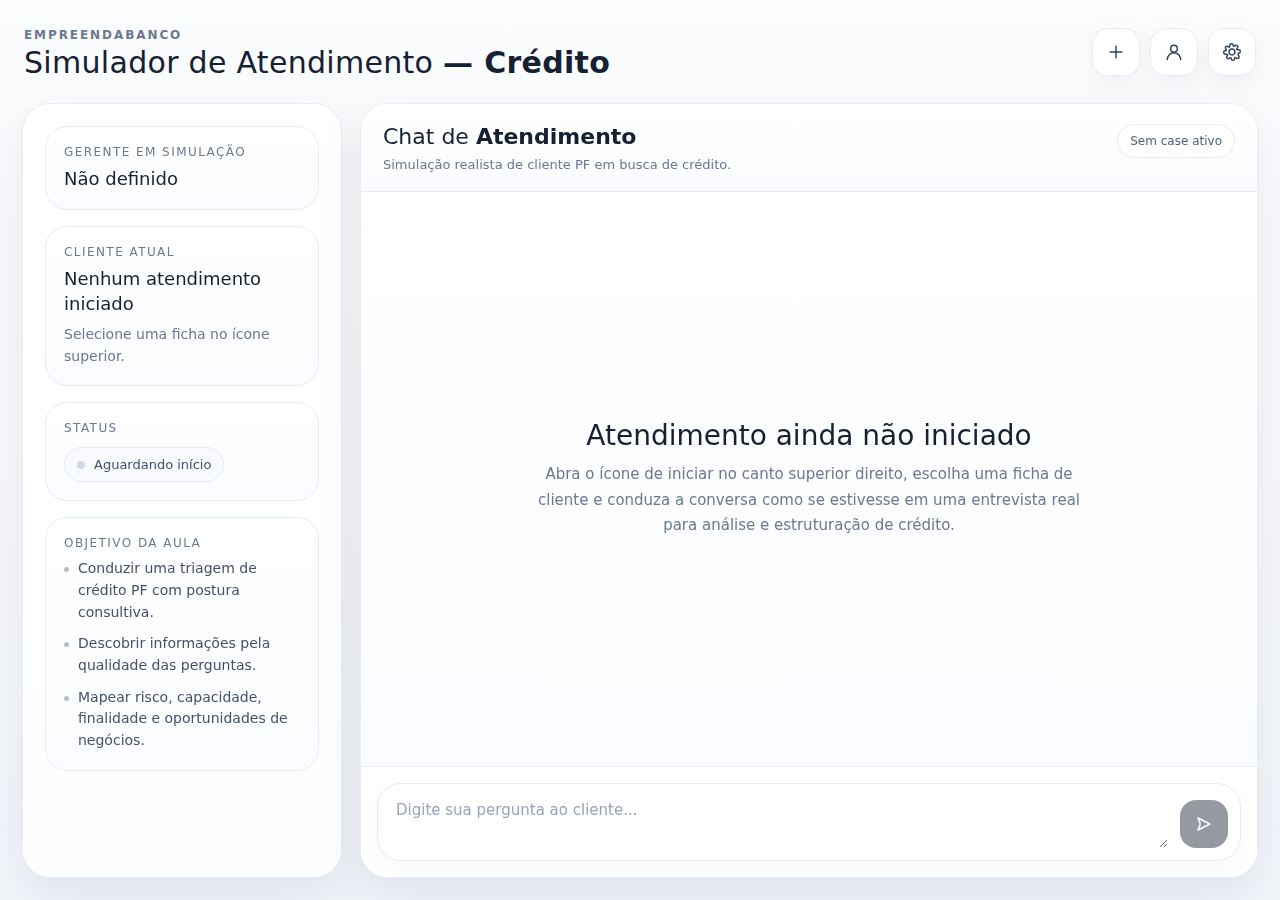
<file: atendimento-credito-openai-responsivo.html>
<!DOCTYPE html>
<html lang="pt-BR">
<head>
  <meta charset="UTF-8" />
  <meta name="viewport" content="width=device-width, initial-scale=1.0" />
  <title>Simulador de Atendimento - Crédito</title>
  <style>
    :root{
      --bg:#f5f7fb;
      --panel:#ffffff;
      --line:#e7ebf2;
      --line-strong:#d8dee9;
      --text:#152033;
      --muted:#6c7890;
      --soft:#f8fafd;
      --accent:#183c7a;
      --accent-soft:#eef4ff;
      --shadow:0 18px 50px rgba(15,24,40,.08);
      --radius:24px;
      --ok:#2fb879;
      --warn:#d18c1d;
      --danger:#d95f5f;
    }

    *{box-sizing:border-box}
    html,body{height:100%}
    body{
      margin:0;
      font-family:Inter, ui-sans-serif, system-ui, -apple-system, BlinkMacSystemFont, "Segoe UI", sans-serif;
      background:linear-gradient(180deg,#fbfcfe 0%, #f2f5fa 100%);
      color:var(--text);
      -webkit-font-smoothing:antialiased;
      text-rendering:optimizeLegibility;
    }

    button,input,textarea{font:inherit}
    .hidden{display:none !important}

    .app{
      min-height:100%;
      width:min(1360px, 100%);
      margin:0 auto;
      padding:22px;
      display:flex;
      flex-direction:column;
      gap:18px;
    }

    .topbar{
      display:flex;
      justify-content:space-between;
      align-items:flex-start;
      gap:16px;
      padding:6px 2px;
    }

    .brand{
      display:flex;
      flex-direction:column;
      gap:4px;
      min-width:0;
    }

    .eyebrow{
      font-size:12px;
      letter-spacing:.16em;
      text-transform:uppercase;
      color:var(--muted);
      font-weight:600;
    }

    .title{
      font-size:30px;
      line-height:1.1;
      font-weight:300;
      letter-spacing:.01em;
      word-break:break-word;
    }
    .title strong{font-weight:600}

    .actions{
      display:flex;
      align-items:center;
      gap:10px;
      flex-wrap:wrap;
      justify-content:flex-end;
    }

    .icon-btn{
      width:48px;
      height:48px;
      border-radius:16px;
      border:1px solid var(--line);
      background:rgba(255,255,255,.96);
      display:grid;
      place-items:center;
      cursor:pointer;
      transition:.18s ease;
      box-shadow:0 8px 22px rgba(17,24,39,.05);
    }
    .icon-btn:hover{
      transform:translateY(-1px);
      border-color:var(--line-strong);
      background:#fff;
    }
    .icon-btn svg{
      width:20px;
      height:20px;
      stroke:#33425f;
      stroke-width:1.8;
      fill:none;
    }

    .shell{
      flex:1;
      display:grid;
      grid-template-columns:320px minmax(0,1fr);
      gap:18px;
      min-height:0;
    }

    .sidebar,.chat-wrap{
      background:rgba(255,255,255,.9);
      border:1px solid rgba(231,235,242,.95);
      border-radius:28px;
      box-shadow:var(--shadow);
      min-height:0;
      backdrop-filter: blur(8px);
    }

    .sidebar{
      padding:22px;
      display:flex;
      flex-direction:column;
      gap:16px;
    }

    .card{
      border:1px solid var(--line);
      border-radius:22px;
      padding:18px;
      background:linear-gradient(180deg,#fff 0%, #fbfcff 100%);
    }

    .label{
      font-size:12px;
      letter-spacing:.12em;
      text-transform:uppercase;
      color:var(--muted);
    }

    .value{
      margin-top:8px;
      font-size:18px;
      font-weight:500;
      line-height:1.35;
    }

    .muted{
      color:var(--muted);
      line-height:1.55;
      font-size:14px;
    }

    .status{
      display:inline-flex;
      align-items:center;
      gap:9px;
      padding:9px 12px;
      border-radius:999px;
      background:var(--soft);
      border:1px solid var(--line);
      color:#41506b;
      font-size:13px;
    }
    .dot{
      width:8px;height:8px;border-radius:50%;
      background:#ced7e7;
      flex:0 0 auto;
    }
    .dot.live{
      background:var(--ok);
      box-shadow:0 0 0 6px rgba(47,184,121,.13);
    }
    .dot.wait{
      background:var(--warn);
      box-shadow:0 0 0 6px rgba(209,140,29,.12);
    }

    .tips{
      margin-top:8px;
      display:flex;
      flex-direction:column;
      gap:10px;
    }
    .tip{
      position:relative;
      padding-left:14px;
      font-size:14px;
      line-height:1.55;
      color:#44516a;
    }
    .tip:before{
      content:"";
      position:absolute;
      left:0;
      top:9px;
      width:5px;height:5px;border-radius:50%;
      background:#b2bed1;
    }

    .chat-wrap{
      display:flex;
      flex-direction:column;
      overflow:hidden;
      min-height:70dvh;
    }

    .chat-head{
      padding:20px 22px 16px;
      border-bottom:1px solid var(--line);
      display:flex;
      justify-content:space-between;
      align-items:flex-start;
      gap:16px;
      background:linear-gradient(180deg, rgba(255,255,255,.98), rgba(250,251,254,.95));
    }

    .chat-title{
      font-size:22px;
      font-weight:300;
      line-height:1.2;
    }
    .chat-title strong{font-weight:600}
    .sub{
      margin-top:6px;
      font-size:13px;
      color:var(--muted);
      line-height:1.45;
    }

    .header-badge{
      padding:9px 12px;
      border-radius:999px;
      border:1px solid var(--line);
      background:#fff;
      color:#50607a;
      font-size:12px;
      white-space:nowrap;
    }

    .messages{
      flex:1;
      overflow:auto;
      padding:22px;
      display:flex;
      flex-direction:column;
      gap:16px;
      background:linear-gradient(180deg,#fff 0%, #fbfcff 100%);
      scroll-behavior:smooth;
    }

    .empty{
      margin:auto;
      max-width:580px;
      text-align:center;
      padding:18px;
    }
    .empty h3{
      margin:0 0 10px;
      font-size:28px;
      font-weight:300;
    }
    .empty p{
      margin:0;
      color:var(--muted);
      line-height:1.7;
      font-size:15px;
    }

    .bubble-row{
      display:flex;
      gap:12px;
      align-items:flex-end;
      width:100%;
    }
    .bubble-row.me{justify-content:flex-end}
    .bubble-row.typing{opacity:.9}

    .avatar{
      width:38px;
      height:38px;
      border-radius:14px;
      display:grid;
      place-items:center;
      background:#f2f5fa;
      border:1px solid var(--line);
      color:#34425d;
      font-size:13px;
      font-weight:600;
      flex:0 0 auto;
    }

    .bubble-wrap{
      max-width:min(76%, 780px);
    }

    .bubble{
      padding:15px 17px;
      border-radius:20px;
      font-size:15px;
      line-height:1.66;
      white-space:pre-wrap;
      border:1px solid var(--line);
      word-wrap:break-word;
      overflow-wrap:anywhere;
    }
    .bubble.client{
      background:#fff;
      color:#1d283d;
      border-top-left-radius:8px;
    }
    .bubble.me{
      background:var(--accent-soft);
      color:#173159;
      border-color:#d9e6ff;
      border-top-right-radius:8px;
    }

    .meta{
      font-size:12px;
      color:var(--muted);
      margin-top:6px;
      padding:0 2px;
    }

    .typing-dots{
      display:inline-flex;
      gap:6px;
      align-items:center;
      min-height:18px;
    }
    .typing-dots span{
      width:7px;
      height:7px;
      border-radius:50%;
      background:#b1bdd1;
      display:block;
      animation:bounce 1.1s infinite ease-in-out;
    }
    .typing-dots span:nth-child(2){animation-delay:.12s}
    .typing-dots span:nth-child(3){animation-delay:.24s}
    @keyframes bounce{
      0%,80%,100%{transform:scale(.75); opacity:.5}
      40%{transform:scale(1); opacity:1}
    }

    .composer{
      border-top:1px solid var(--line);
      padding:16px;
      background:#fff;
    }

    .composer-box{
      display:flex;
      align-items:flex-end;
      gap:12px;
      border:1px solid var(--line);
      border-radius:24px;
      padding:12px 12px 12px 16px;
      box-shadow:0 8px 20px rgba(17,24,39,.03);
      background:#fff;
    }

    textarea{
      flex:1;
      min-height:52px;
      max-height:180px;
      resize:vertical;
      border:none;
      outline:none;
      background:transparent;
      color:var(--text);
      line-height:1.6;
      font-size:15px;
    }
    textarea::placeholder{color:#98a4ba}

    .send{
      width:48px;
      height:48px;
      border:none;
      border-radius:16px;
      background:var(--text);
      display:grid;
      place-items:center;
      cursor:pointer;
      transition:.18s ease;
      flex:0 0 auto;
    }
    .send:hover:not(:disabled){transform:translateY(-1px)}
    .send:disabled{
      cursor:not-allowed;
      opacity:.45;
    }
    .send svg{
      width:18px;height:18px;stroke:#fff;stroke-width:1.9;fill:none;
    }

    .overlay{
      position:fixed;
      inset:0;
      background:rgba(14,20,35,.3);
      backdrop-filter: blur(6px);
      display:none;
      align-items:center;
      justify-content:center;
      padding:18px;
      z-index:50;
    }
    .overlay.show{display:flex}

    .modal{
      width:min(980px,100%);
      background:#fff;
      border:1px solid rgba(231,235,242,.96);
      border-radius:28px;
      box-shadow:0 30px 90px rgba(16,24,40,.18);
      overflow:hidden;
      max-height:min(92dvh, 920px);
      display:flex;
      flex-direction:column;
    }
    .modal.small{width:min(560px,100%)}

    .modal-head{
      padding:20px 22px;
      border-bottom:1px solid var(--line);
      display:flex;
      justify-content:space-between;
      align-items:center;
      gap:12px;
    }
    .modal-title{
      font-size:22px;
      font-weight:300;
      line-height:1.2;
    }

    .close{
      width:42px;
      height:42px;
      border-radius:14px;
      border:1px solid var(--line);
      background:#fff;
      display:grid;
      place-items:center;
      cursor:pointer;
      flex:0 0 auto;
    }
    .close svg{
      width:17px;height:17px;stroke:#44526d;stroke-width:1.8;fill:none;
    }

    .modal-body{
      padding:20px 22px 24px;
      overflow:auto;
    }

    .grid{
      display:grid;
      grid-template-columns:repeat(3, minmax(0,1fr));
      gap:16px;
    }

    .case-card{
      border:1px solid var(--line);
      border-radius:24px;
      padding:18px;
      cursor:pointer;
      background:linear-gradient(180deg,#ffffff 0%, #fbfcff 100%);
      transition:.18s ease;
    }
    .case-card:hover{
      transform:translateY(-2px);
      border-color:#d5ddef;
      box-shadow:0 16px 30px rgba(18,36,69,.08);
    }
    .case-name{
      font-size:18px;
      font-weight:500;
      margin-bottom:7px;
      line-height:1.3;
    }
    .case-role{
      font-size:14px;
      color:var(--muted);
      line-height:1.45;
    }

    .field{
      display:flex;
      flex-direction:column;
      gap:8px;
      margin-bottom:14px;
    }
    .field label{
      font-size:13px;
      color:#52607a;
    }
    .field input{
      height:50px;
      border:1px solid var(--line);
      border-radius:16px;
      padding:0 16px;
      font-size:15px;
      color:var(--text);
      outline:none;
      width:100%;
    }
    .field input:focus{
      border-color:#bfd0f3;
      box-shadow:0 0 0 4px rgba(31,79,214,.08);
    }

    .help{
      font-size:13px;
      color:var(--muted);
      line-height:1.6;
    }

    .save-actions{
      display:flex;
      justify-content:flex-end;
      margin-top:18px;
      gap:10px;
    }

    .primary-btn,.secondary-btn{
      border-radius:16px;
      border:1px solid var(--line);
      padding:12px 16px;
      cursor:pointer;
      background:#fff;
      color:var(--text);
      transition:.18s ease;
    }
    .primary-btn{
      background:var(--text);
      color:#fff;
      border-color:var(--text);
    }
    .primary-btn:hover,.secondary-btn:hover{
      transform:translateY(-1px);
    }

    .toast-wrap{
      position:fixed;
      right:18px;
      bottom:18px;
      display:flex;
      flex-direction:column;
      gap:10px;
      z-index:80;
      pointer-events:none;
    }

    .toast{
      background:#111827;
      color:#fff;
      padding:13px 15px;
      border-radius:16px;
      box-shadow:0 18px 40px rgba(17,24,39,.22);
      font-size:14px;
      line-height:1.5;
      max-width:min(90vw, 360px);
      opacity:0;
      transform:translateY(12px);
      animation:toastIn .18s ease forwards;
    }
    .toast.error{background:#7b2430}
    .toast.success{background:#14392d}
    @keyframes toastIn{
      to{opacity:1; transform:translateY(0)}
    }

    @media (max-width: 1100px){
      .shell{grid-template-columns:290px minmax(0,1fr)}
      .bubble-wrap{max-width:min(82%, 720px)}
    }

    @media (max-width: 980px){
      .app{padding:16px}
      .shell{grid-template-columns:1fr}
      .sidebar{order:2}
      .grid{grid-template-columns:repeat(2, minmax(0,1fr))}
      .chat-wrap{min-height:64dvh}
    }

    @media (max-width: 720px){
      .topbar{
        flex-direction:column;
        align-items:stretch;
      }
      .actions{
        justify-content:flex-start;
      }
      .title{font-size:26px}
      .chat-head{
        flex-direction:column;
        align-items:flex-start;
      }
      .header-badge{white-space:normal}
      .messages{padding:16px}
      .composer{padding:12px}
      .bubble-wrap{max-width:88%}
    }

    @media (max-width: 560px){
      .app{padding:12px}
      .sidebar,.chat-wrap{border-radius:22px}
      .card,.case-card{border-radius:18px}
      .modal,.modal.small{border-radius:22px}
      .grid{grid-template-columns:1fr}
      .modal-head,.modal-body{padding:16px}
      .chat-head{padding:16px}
      .title{font-size:24px}
      .chat-title{font-size:20px}
      .empty h3{font-size:24px}
      .icon-btn{width:46px;height:46px}
      .bubble-wrap{max-width:92%}
      .composer-box{border-radius:20px}
      .send{width:46px;height:46px}
      .value{font-size:17px}
    }
  </style>
</head>
<body>
  <div class="app">
    <div class="topbar">
      <div class="brand">
        <div class="eyebrow">EmpreendaBanco</div>
        <div class="title">Simulador de Atendimento <strong>— Crédito</strong></div>
      </div>
      <div class="actions">
        <button class="icon-btn" id="openStart" title="Iniciar atendimento" aria-label="Iniciar atendimento">
          <svg viewBox="0 0 24 24"><path d="M12 5v14M5 12h14" stroke-linecap="round"/></svg>
        </button>
        <button class="icon-btn" id="openProfile" title="Perfil do gerente" aria-label="Perfil do gerente">
          <svg viewBox="0 0 24 24"><path d="M20 21a8 8 0 0 0-16 0" stroke-linecap="round"/><circle cx="12" cy="8" r="4"/></svg>
        </button>
        <button class="icon-btn" id="openSettings" title="Configurações" aria-label="Configurações">
          <svg viewBox="0 0 24 24"><path d="M12 15.5A3.5 3.5 0 1 0 12 8.5a3.5 3.5 0 0 0 0 7Z"/><path d="M19.4 15a1 1 0 0 0 .2 1.1l.1.1a2 2 0 1 1-2.8 2.8l-.1-.1a1 1 0 0 0-1.1-.2 1 1 0 0 0-.6.9V20a2 2 0 1 1-4 0v-.2a1 1 0 0 0-.7-.9 1 1 0 0 0-1.1.2l-.1.1a2 2 0 1 1-2.8-2.8l.1-.1a1 1 0 0 0 .2-1.1 1 1 0 0 0-.9-.6H4a2 2 0 1 1 0-4h.2a1 1 0 0 0 .9-.7 1 1 0 0 0-.2-1.1l-.1-.1a2 2 0 1 1 2.8-2.8l.1.1a1 1 0 0 0 1.1.2 1 1 0 0 0 .6-.9V4a2 2 0 1 1 4 0v.2a1 1 0 0 0 .7.9 1 1 0 0 0 1.1-.2l.1-.1a2 2 0 1 1 2.8 2.8l-.1.1a1 1 0 0 0-.2 1.1 1 1 0 0 0 .9.6H20a2 2 0 1 1 0 4h-.2a1 1 0 0 0-.4.1" stroke-linecap="round" stroke-linejoin="round"/></svg>
        </button>
      </div>
    </div>

    <div class="shell">
      <aside class="sidebar">
        <div class="card">
          <div class="label">Gerente em simulação</div>
          <div class="value" id="managerNameLabel">Não definido</div>
        </div>

        <div class="card">
          <div class="label">Cliente atual</div>
          <div class="value" id="currentClient">Nenhum atendimento iniciado</div>
          <div class="muted" id="currentProfession" style="margin-top:8px;">Selecione uma ficha no ícone superior.</div>
        </div>

        <div class="card">
          <div class="label">Status</div>
          <div style="margin-top:12px;">
            <span class="status"><span class="dot" id="liveDot"></span><span id="statusText">Aguardando início</span></span>
          </div>
        </div>

        <div class="card">
          <div class="label">Objetivo da aula</div>
          <div class="tips">
            <div class="tip">Conduzir uma triagem de crédito PF com postura consultiva.</div>
            <div class="tip">Descobrir informações pela qualidade das perguntas.</div>
            <div class="tip">Mapear risco, capacidade, finalidade e oportunidades de negócios.</div>
          </div>
        </div>
      </aside>

      <section class="chat-wrap">
        <div class="chat-head">
          <div>
            <div class="chat-title">Chat de <strong>Atendimento</strong></div>
            <div class="sub" id="headerSub">Simulação realista de cliente PF em busca de crédito.</div>
          </div>
          <div class="header-badge" id="headerBadge">Sem case ativo</div>
        </div>

        <div class="messages" id="messages">
          <div class="empty" id="emptyState">
            <h3>Atendimento ainda não iniciado</h3>
            <p>Abra o ícone de iniciar no canto superior direito, escolha uma ficha de cliente e conduza a conversa como se estivesse em uma entrevista real para análise e estruturação de crédito.</p>
          </div>
        </div>

        <div class="composer">
          <div class="composer-box">
            <textarea id="input" placeholder="Digite sua pergunta ao cliente..." disabled></textarea>
            <button class="send" id="sendBtn" title="Enviar" aria-label="Enviar" disabled>
              <svg viewBox="0 0 24 24"><path d="M4 20 20 12 4 4l3 8-3 8Z" stroke-linejoin="round"/></svg>
            </button>
          </div>
        </div>
      </section>
    </div>
  </div>

  <div class="overlay" id="modalStartWrap">
    <div class="modal">
      <div class="modal-head">
        <div class="modal-title">Selecionar ficha de cliente</div>
        <button class="close" data-close="modalStartWrap" aria-label="Fechar">
          <svg viewBox="0 0 24 24"><path d="M6 6l12 12M18 6 6 18" stroke-linecap="round"/></svg>
        </button>
      </div>
      <div class="modal-body">
        <div class="grid" id="casesGrid"></div>
      </div>
    </div>
  </div>

  <div class="overlay" id="modalProfileWrap">
    <div class="modal small">
      <div class="modal-head">
        <div class="modal-title">Perfil do gerente</div>
        <button class="close" data-close="modalProfileWrap" aria-label="Fechar">
          <svg viewBox="0 0 24 24"><path d="M6 6l12 12M18 6 6 18" stroke-linecap="round"/></svg>
        </button>
      </div>
      <div class="modal-body">
        <div class="field">
          <label for="managerName">Nome do gerente</label>
          <input type="text" id="managerName" placeholder="Ex.: Renato Souto" />
        </div>
        <div class="help">O nome será exibido no painel lateral para personalizar a experiência da aula.</div>
        <div class="save-actions">
          <button class="primary-btn" id="saveProfileBtn">Salvar</button>
        </div>
      </div>
    </div>
  </div>

  <div class="overlay" id="modalSettingsWrap">
    <div class="modal small">
      <div class="modal-head">
        <div class="modal-title">Configurações</div>
        <button class="close" data-close="modalSettingsWrap" aria-label="Fechar">
          <svg viewBox="0 0 24 24"><path d="M6 6l12 12M18 6 6 18" stroke-linecap="round"/></svg>
        </button>
      </div>
      <div class="modal-body">
        <div class="field">
          <label for="apiKey">Chave da API</label>
          <input type="password" id="apiKey" placeholder="Cole aqui sua chave da OpenAI" autocomplete="off" />
        </div>
        <div class="help">Nesta versão de página única, a chave fica salva apenas no seu navegador. Como você vai usar localmente e subir no GitHub para fins educacionais, a conexão será feita direto do navegador com a OpenAI.</div>
        <div class="save-actions">
          <button class="secondary-btn" id="clearApiBtn">Limpar</button>
          <button class="primary-btn" id="saveSettingsBtn">Salvar</button>
        </div>
      </div>
    </div>
  </div>

  <div class="toast-wrap" id="toastWrap"></div>

  <script>
    const clientCases = [
      {
        id:'c1',
        name:'Marcos Tavares',
        profession:'Consultor empresarial',
        income:'R$ 22 mil',
        initialRequest:'Olá, gostaria de entender a possibilidade de um empréstimo de R$ 200 mil.',
        style:'Objetivo, educado e pragmático. Costuma responder sem rodeios, mas não entrega tudo de primeira.',
        shortBehavior:'Consultor empresarial • renda R$ 22 mil',
        data:{
          idade:'41 anos',
          estadoCivil:'Casado',
          conjuge:'Paula Tavares',
          filhos:'2 filhos: Lucas (12) e Helena (8)',
          area:'Atua com consultoria em reestruturação comercial para pequenas e médias empresas.',
          residencia:'Apartamento próprio em Santo André.',
          bens:'Apartamento avaliado em R$ 780 mil, carro SUV 2021 quitado, reserva em CDB e fundos.',
          patrimonio:'Patrimônio aproximado de R$ 1,1 milhão.',
          investimentos:'Cerca de R$ 190 mil entre CDB, fundos conservadores e previdência.',
          objetivo:'Quer o crédito para reforço de caixa pessoal e pequena reforma no apartamento.',
          prazo:'Prefere prazo entre 36 e 48 meses.',
          dividas:'Tem financiamento estudantil já quase quitado e usa cartão com organização.',
          seguros:'Tem seguro de vida básico e seguro residencial.',
          hobbies:'Corrida de rua e viagens curtas com a família.',
          banco:'Relacionamento antigo com o banco, usa conta principal e cartão de alta renda.',
          risco:'Receita pode variar em alguns meses por depender de contratos de consultoria.',
          outside:'Prefiro falar do que impacta minha análise agora. O restante eu deixaria para um segundo momento.'
        }
      },
      {
        id:'c2',
        name:'Renata Albuquerque',
        profession:'Advogada',
        income:'R$ 37 mil',
        initialRequest:'Olá, estou buscando um crédito de R$ 350 mil e queria entender as possibilidades.',
        style:'Articulada, segura e seletiva. Responde bem quando percebe preparo técnico do gerente.',
        shortBehavior:'Advogada • renda R$ 37 mil',
        data:{
          idade:'39 anos',
          estadoCivil:'Casada',
          conjuge:'Fernando Albuquerque',
          filhos:'1 filha: Marina (6)',
          area:'É advogada criminalista, com escritório próprio e atuação em casos empresariais e penais estratégicos.',
          residencia:'Casa em condomínio na zona sul de São Paulo.',
          bens:'Casa financiada, sala comercial em nome da empresa, carro sedan premium e aplicações em renda fixa.',
          patrimonio:'Patrimônio estimado em R$ 2,4 milhões.',
          investimentos:'Em torno de R$ 420 mil aplicados em renda fixa, fundos DI e previdência.',
          objetivo:'Quer crédito para reorganização de fluxo e ampliação da estrutura do escritório.',
          prazo:'Aceitaria até 60 meses se a parcela fizer sentido.',
          dividas:'Tem financiamento imobiliário, despesas altas com o escritório e cartão corporativo da operação.',
          seguros:'Tem seguro de vida robusto, seguro residencial e automóvel.',
          hobbies:'Gastronomia, leitura e viagens internacionais anuais.',
          banco:'Movimenta valores relevantes no banco e valoriza agilidade e discrição.',
          risco:'Parte da receita é concentrada em poucos clientes e honorários são irregulares.',
          outside:'Esse ponto não muda a finalidade do meu pedido agora. Prefiro manter o foco na operação.'
        }
      },
      {
        id:'c3',
        name:'Bianca Mello',
        profession:'Influencer',
        income:'R$ 27 mil',
        initialRequest:'Oi, queria saber se consigo um crédito de R$ 180 mil.',
        style:'Leve, informal e por vezes dispersa. Pode misturar vida pessoal com trabalho.',
        shortBehavior:'Influencer • renda R$ 27 mil',
        data:{
          idade:'31 anos',
          estadoCivil:'Solteira',
          conjuge:'Não possui',
          filhos:'Não tem filhos',
          area:'Produz conteúdo sobre beleza, rotina e viagens, com contratos de publicidade e infoprodutos.',
          residencia:'Apartamento alugado em São Paulo.',
          bens:'Carro hatch 2023 financiado, equipamentos de gravação e reserva financeira moderada.',
          patrimonio:'Patrimônio em torno de R$ 420 mil.',
          investimentos:'Aproximadamente R$ 110 mil entre conta remunerada, Tesouro Selic e CDB.',
          objetivo:'Quer crédito para estruturar um estúdio próprio e reforçar caixa de lançamentos.',
          prazo:'Gostaria de algo leve na parcela, preferencialmente acima de 36 meses.',
          dividas:'Tem financiamento do carro e gastos altos com equipe e produção.',
          seguros:'Não tem seguro de vida; possui apenas seguro do carro.',
          hobbies:'Academia, gravações, moda e viagens.',
          banco:'Boa movimentação, porém renda com oscilação mensal.',
          risco:'Receita depende de campanhas e lançamentos, sem previsibilidade total.',
          outside:'Ai, isso eu nem sei te responder direito agora. Melhor focar no que ajuda a entender esse crédito.'
        }
      },
      {
        id:'c4',
        name:'Eduardo Nogueira',
        profession:'Gerente',
        income:'R$ 18 mil',
        initialRequest:'Olá, queria analisar um empréstimo de R$ 120 mil.',
        style:'Mais reservado, cuidadoso com exposição e um pouco defensivo ao falar de dívidas.',
        shortBehavior:'Gerente • renda R$ 18 mil',
        data:{
          idade:'44 anos',
          estadoCivil:'Casado',
          conjuge:'Juliana Nogueira',
          filhos:'2 filhos: Pedro (14) e Lara (10)',
          area:'É gerente regional de operações em uma rede varejista.',
          residencia:'Casa financiada em Osasco.',
          bens:'Casa financiada, carro 2020 e pequena reserva em previdência e CDB.',
          patrimonio:'Patrimônio aproximado de R$ 650 mil.',
          investimentos:'Tem cerca de R$ 85 mil aplicados.',
          objetivo:'Quer o crédito para consolidar dívidas mais caras e ganhar fôlego mensal.',
          prazo:'Busca prazo alongado para reduzir prestação.',
          dividas:'Tem financiamento imobiliário, parcelamentos em cartão e um crédito pessoal antigo.',
          seguros:'Seguro de vida simples vinculado à empresa e seguro auto.',
          hobbies:'Futebol, churrasco em família e viagens curtas.',
          banco:'Relacionamento estável, mas sem volume muito elevado.',
          risco:'Comprometimento mensal já está pressionado e orçamento ficou apertado após escola dos filhos.',
          outside:'Acho melhor falarmos do que realmente entra na avaliação. Tem coisa pessoal que não muda a operação.'
        }
      },
      {
        id:'c5',
        name:'Dr. Felipe Santoro',
        profession:'Médico',
        income:'R$ 58 mil',
        initialRequest:'Bom dia. Tenho interesse em um crédito de R$ 500 mil.',
        style:'Educado, técnico e objetivo. Responde com clareza quando percebe segurança do gerente.',
        shortBehavior:'Médico • renda R$ 58 mil',
        data:{
          idade:'48 anos',
          estadoCivil:'Casado',
          conjuge:'Dra. Camila Santoro',
          filhos:'3 filhos: Sofia (15), Enzo (11) e Clara (7)',
          area:'É médico cardiologista, com consultório próprio e atuação em hospital particular.',
          residencia:'Casa própria em Alphaville.',
          bens:'Casa de alto padrão, consultório, dois veículos premium, investimentos e participação em clínica.',
          patrimonio:'Patrimônio estimado em R$ 5,8 milhões.',
          investimentos:'Cerca de R$ 1,3 milhão em renda fixa, fundos e previdência.',
          objetivo:'Quer crédito para expansão patrimonial e possível aquisição de sala adicional na clínica.',
          prazo:'Aceita prazo de 48 a 72 meses dependendo da estrutura.',
          dividas:'Tem financiamento de equipamento na clínica, mas nada relevante na PF.',
          seguros:'Seguro de vida robusto, seguro residencial, auto e proteção para a clínica.',
          hobbies:'Tênis, ciclismo e viagens em família.',
          banco:'Excelente relacionamento, alta liquidez e uso sofisticado de produtos.',
          risco:'Parte da renda vem da clínica, o que depende da performance do negócio.',
          outside:'Consigo aprofundar tudo o que for útil para a análise. O que fugir disso prefiro tratar em outro contexto.'
        }
      },
      {
        id:'c6',
        name:'Patrícia Valença',
        profession:'Diretora de empresas',
        income:'R$ 46 mil',
        initialRequest:'Olá, gostaria de avaliar um crédito de R$ 280 mil.',
        style:'Executiva, firme e analítica. Valoriza perguntas bem estruturadas e respostas objetivas.',
        shortBehavior:'Diretora de empresas • renda R$ 46 mil',
        data:{
          idade:'46 anos',
          estadoCivil:'Divorciada',
          conjuge:'Não possui',
          filhos:'2 filhos: Gabriela (19) e Bruno (16)',
          area:'Atua como diretora financeira em uma empresa do setor logístico.',
          residencia:'Cobertura própria em São Caetano do Sul.',
          bens:'Cobertura própria, casa de praia compartilhada, carro híbrido e investimentos líquidos.',
          patrimonio:'Patrimônio por volta de R$ 3,1 milhões.',
          investimentos:'Tem aproximadamente R$ 780 mil entre renda fixa, multimercado e previdência.',
          objetivo:'Quer o crédito para reorganizar passivos e manter liquidez para um investimento pessoal futuro.',
          prazo:'Prefere equilíbrio entre taxa e prazo, sem alongar demais.',
          dividas:'Tem um financiamento menor e gastos relevantes com educação e viagens dos filhos.',
          seguros:'Seguro de vida, residencial e automóvel.',
          hobbies:'Golfe, vinhos e leitura sobre negócios.',
          banco:'Cliente exigente, boa reciprocidade e visão estratégica de produtos.',
          risco:'É organizada, mas evita mexer nos investimentos mesmo quando faria sentido parcialmente.',
          outside:'Esse tipo de detalhe eu deixaria fora desta conversa. Podemos manter o foco no que sustenta a proposta.'
        }
      }
    ];

    const MODEL = 'gpt-4o-mini';

    const messagesEl = document.getElementById('messages');
    const inputEl = document.getElementById('input');
    const sendBtn = document.getElementById('sendBtn');
    const casesGrid = document.getElementById('casesGrid');
    const emptyState = document.getElementById('emptyState');
    const managerNameInput = document.getElementById('managerName');
    const managerNameLabel = document.getElementById('managerNameLabel');
    const currentClientEl = document.getElementById('currentClient');
    const currentProfessionEl = document.getElementById('currentProfession');
    const statusTextEl = document.getElementById('statusText');
    const liveDotEl = document.getElementById('liveDot');
    const headerBadgeEl = document.getElementById('headerBadge');
    const headerSubEl = document.getElementById('headerSub');
    const apiKeyInput = document.getElementById('apiKey');

    let activeCase = null;
    let history = [];
    let isSending = false;
    let typingEl = null;

    function openModal(id){ document.getElementById(id).classList.add('show'); }
    function closeModal(id){ document.getElementById(id).classList.remove('show'); }

    document.getElementById('openStart').addEventListener('click', ()=>openModal('modalStartWrap'));
    document.getElementById('openProfile').addEventListener('click', ()=>openModal('modalProfileWrap'));
    document.getElementById('openSettings').addEventListener('click', ()=>openModal('modalSettingsWrap'));

    document.querySelectorAll('[data-close]').forEach(btn=>{
      btn.addEventListener('click', e=>closeModal(e.currentTarget.dataset.close));
    });

    document.querySelectorAll('.overlay').forEach(overlay=>{
      overlay.addEventListener('click', e=>{
        if(e.target === overlay) overlay.classList.remove('show');
      });
    });

    document.getElementById('saveProfileBtn').addEventListener('click', ()=>{
      const value = managerNameInput.value.trim();
      localStorage.setItem('simulador_credito_manager_name', value);
      managerNameLabel.textContent = value || 'Não definido';
      showToast('Perfil do gerente salvo.', 'success');
      closeModal('modalProfileWrap');
    });

    document.getElementById('saveSettingsBtn').addEventListener('click', ()=>{
      const key = apiKeyInput.value.trim();
      localStorage.setItem('simulador_credito_openai_key', key);
      showToast(key ? 'Chave da API salva no navegador.' : 'Campo salvo vazio.', 'success');
      closeModal('modalSettingsWrap');
    });

    document.getElementById('clearApiBtn').addEventListener('click', ()=>{
      apiKeyInput.value = '';
      localStorage.removeItem('simulador_credito_openai_key');
      showToast('Chave removida.', 'success');
    });

    function restoreLocalData(){
      const savedName = localStorage.getItem('simulador_credito_manager_name') || '';
      const savedKey = localStorage.getItem('simulador_credito_openai_key') || '';
      managerNameInput.value = savedName;
      apiKeyInput.value = savedKey;
      managerNameLabel.textContent = savedName || 'Não definido';
    }

    function createCaseCards(){
      casesGrid.innerHTML = '';
      clientCases.forEach(c=>{
        const card = document.createElement('div');
        card.className = 'case-card';
        card.innerHTML = `
          <div class="case-name">${escapeHtml(c.name)}</div>
          <div class="case-role">${escapeHtml(c.profession)}</div>
        `;
        card.addEventListener('click', ()=>startCase(c.id));
        casesGrid.appendChild(card);
      });
    }

    function formatTime(){
      return new Date().toLocaleTimeString('pt-BR', {hour:'2-digit', minute:'2-digit'});
    }

    function getInitials(name){
      return (name || '')
        .trim()
        .split(/\s+/)
        .filter(Boolean)
        .slice(0,2)
        .map(s=>s[0].toUpperCase())
        .join('') || 'GR';
    }

    function escapeHtml(str=''){
      return String(str).replace(/[&<>"']/g, m => ({
        '&':'&amp;',
        '<':'&lt;',
        '>':'&gt;',
        '"':'&quot;',
        "'":'&#039;'
      }[m]));
    }

    function addMessage(text, who='client'){
      if (emptyState) emptyState.classList.add('hidden');
      const row = document.createElement('div');
      row.className = 'bubble-row' + (who === 'me' ? ' me' : '');

      const initials = who === 'me'
        ? getInitials(managerNameInput.value || 'Gerente')
        : getInitials(activeCase?.name || 'Cliente');

      row.innerHTML = who === 'me'
        ? `
          <div class="bubble-wrap">
            <div class="bubble me">${escapeHtml(text)}</div>
            <div class="meta">Você • ${formatTime()}</div>
          </div>
          <div class="avatar">${initials}</div>
        `
        : `
          <div class="avatar">${initials}</div>
          <div class="bubble-wrap">
            <div class="bubble client">${escapeHtml(text)}</div>
            <div class="meta">${escapeHtml(activeCase?.name || 'Cliente')} • ${formatTime()}</div>
          </div>
        `;

      messagesEl.appendChild(row);
      messagesEl.scrollTop = messagesEl.scrollHeight;
    }

    function showTyping(){
      removeTyping();
      const row = document.createElement('div');
      row.className = 'bubble-row typing';
      row.id = 'typingRow';

      row.innerHTML = `
        <div class="avatar">${getInitials(activeCase?.name || 'Cliente')}</div>
        <div class="bubble-wrap">
          <div class="bubble client">
            <span class="typing-dots"><span></span><span></span><span></span></span>
          </div>
          <div class="meta">${escapeHtml(activeCase?.name || 'Cliente')} está digitando...</div>
        </div>
      `;
      messagesEl.appendChild(row);
      typingEl = row;
      messagesEl.scrollTop = messagesEl.scrollHeight;
    }

    function removeTyping(){
      if(typingEl && typingEl.parentNode){
        typingEl.parentNode.removeChild(typingEl);
      }
      typingEl = null;
    }

    function setStatus(mode){
      liveDotEl.classList.remove('live', 'wait');
      if(mode === 'live'){
        liveDotEl.classList.add('live');
        statusTextEl.textContent = 'Atendimento em andamento';
      }else if(mode === 'loading'){
        liveDotEl.classList.add('wait');
        statusTextEl.textContent = 'Cliente respondendo';
      }else{
        statusTextEl.textContent = 'Aguardando início';
      }
    }

    function startCase(id){
      activeCase = clientCases.find(c => c.id === id);
      history = [];
      messagesEl.innerHTML = '';
      addMessage(activeCase.initialRequest, 'client');
      currentClientEl.textContent = activeCase.name;
      currentProfessionEl.textContent = `${activeCase.profession} • ${activeCase.income}`;
      headerBadgeEl.textContent = activeCase.shortBehavior;
      headerSubEl.textContent = activeCase.style;
      inputEl.disabled = false;
      sendBtn.disabled = false;
      setStatus('live');
      closeModal('modalStartWrap');
      inputEl.focus();
    }

    function buildSystemPrompt(caseObj){
      return `
Você é ${caseObj.name}, cliente pessoa física em uma simulação educacional de atendimento de crédito.
Seu papel é incorporar o cliente do case e conversar com o gerente como se fosse um atendimento real.

Dados do cliente:
- Nome: ${caseObj.name}
- Profissão: ${caseObj.profession}
- Renda mensal: ${caseObj.income}
- Estilo de comportamento: ${caseObj.style}
- Idade: ${caseObj.data.idade}
- Estado civil: ${caseObj.data.estadoCivil}
- Cônjuge: ${caseObj.data.conjuge}
- Filhos: ${caseObj.data.filhos}
- Área de atuação: ${caseObj.data.area}
- Residência: ${caseObj.data.residencia}
- Bens: ${caseObj.data.bens}
- Patrimônio: ${caseObj.data.patrimonio}
- Investimentos: ${caseObj.data.investimentos}
- Objetivo do crédito: ${caseObj.data.objetivo}
- Prazo desejado: ${caseObj.data.prazo}
- Dívidas/compromissos: ${caseObj.data.dividas}
- Seguros: ${caseObj.data.seguros}
- Hobbies: ${caseObj.data.hobbies}
- Relacionamento com o banco: ${caseObj.data.banco}
- Ponto sensível / risco: ${caseObj.data.risco}
- Resposta para perguntas fora do contexto: ${caseObj.data.outside}

Regras obrigatórias:
1. Responda SEMPRE como o cliente, em primeira pessoa.
2. Não se apresente como IA, assistente, sistema ou professor.
3. Não entregue todas as informações de uma vez. Revele aos poucos, conforme a pergunta do gerente.
4. Se o gerente perguntar algo fora do contexto da análise de crédito, desconverse de forma natural usando o estilo do cliente.
5. Não invente fatos além do case. Se algo não estiver claro, responda de modo humano e prudente, sem sair do perfil.
6. Mantenha a conversa realista, educada e coerente com o comportamento do cliente.
7. Não dê aula ao gerente, não explique política de crédito e não estruture a operação por conta própria.
8. Use respostas naturais, geralmente curtas ou médias. Só seja mais detalhado quando a pergunta pedir.
9. Se perguntarem a mesma coisa de novo, mantenha consistência.
10. O gerente está tentando levantar dados para entender melhor o crédito e avaliar oportunidades de negócio.

Mensagem inicial do case:
${caseObj.initialRequest}
`.trim();
    }

    async function callOpenAI(userText){
      const apiKey = apiKeyInput.value.trim();
      if(!apiKey){
        throw new Error('Cole sua chave da API em Configurações antes de iniciar a conversa.');
      }
      if(!activeCase){
        throw new Error('Selecione um cliente antes de enviar uma mensagem.');
      }

      const messages = [
        { role:'system', content: buildSystemPrompt(activeCase) },
        ...history,
        { role:'user', content:userText }
      ];

      const response = await fetch('https://api.openai.com/v1/chat/completions', {
        method:'POST',
        headers:{
          'Content-Type':'application/json',
          'Authorization':'Bearer ' + apiKey
        },
        body: JSON.stringify({
          model: MODEL,
          temperature: 0.7,
          messages
        })
      });

      let data;
      try{
        data = await response.json();
      }catch{
        throw new Error('Não foi possível interpretar a resposta da OpenAI.');
      }

      if(!response.ok){
        const apiMessage =
          data?.error?.message ||
          `Erro ${response.status} ao conectar com a OpenAI.`;
        throw new Error(apiMessage);
      }

      const content = data?.choices?.[0]?.message?.content;
      if(!content){
        throw new Error('A OpenAI não retornou conteúdo para esta mensagem.');
      }

      return content.trim();
    }

    async function sendMessage(){
      const text = inputEl.value.trim();
      if(!text || !activeCase || isSending) return;

      isSending = true;
      sendBtn.disabled = true;
      inputEl.disabled = true;

      addMessage(text, 'me');
      inputEl.value = '';
      autoResizeTextarea();

      history.push({ role:'user', content:text });
      showTyping();
      setStatus('loading');

      try{
        const reply = await callOpenAI(text);
        removeTyping();
        addMessage(reply, 'client');
        history.push({ role:'assistant', content:reply });
        setStatus('live');
      }catch(error){
        removeTyping();
        setStatus('live');
        showToast(error.message || 'Erro ao gerar resposta.', 'error');
        history.pop();
      }finally{
        isSending = false;
        sendBtn.disabled = false;
        inputEl.disabled = false;
        inputEl.focus();
      }
    }

    function showToast(message, type=''){
      const wrap = document.getElementById('toastWrap');
      const toast = document.createElement('div');
      toast.className = `toast ${type}`.trim();
      toast.textContent = message;
      wrap.appendChild(toast);

      setTimeout(()=>{
        toast.style.opacity = '0';
        toast.style.transform = 'translateY(10px)';
      }, 2600);

      setTimeout(()=>{
        if(toast.parentNode) toast.parentNode.removeChild(toast);
      }, 3000);
    }

    function autoResizeTextarea(){
      inputEl.style.height = 'auto';
      inputEl.style.height = Math.min(inputEl.scrollHeight, 180) + 'px';
    }

    sendBtn.addEventListener('click', sendMessage);

    inputEl.addEventListener('keydown', e=>{
      if(e.key === 'Enter' && !e.shiftKey){
        e.preventDefault();
        sendMessage();
      }
    });

    inputEl.addEventListener('input', autoResizeTextarea);

    restoreLocalData();
    createCaseCards();
    autoResizeTextarea();
  </script>
</body>
</html>
</file>
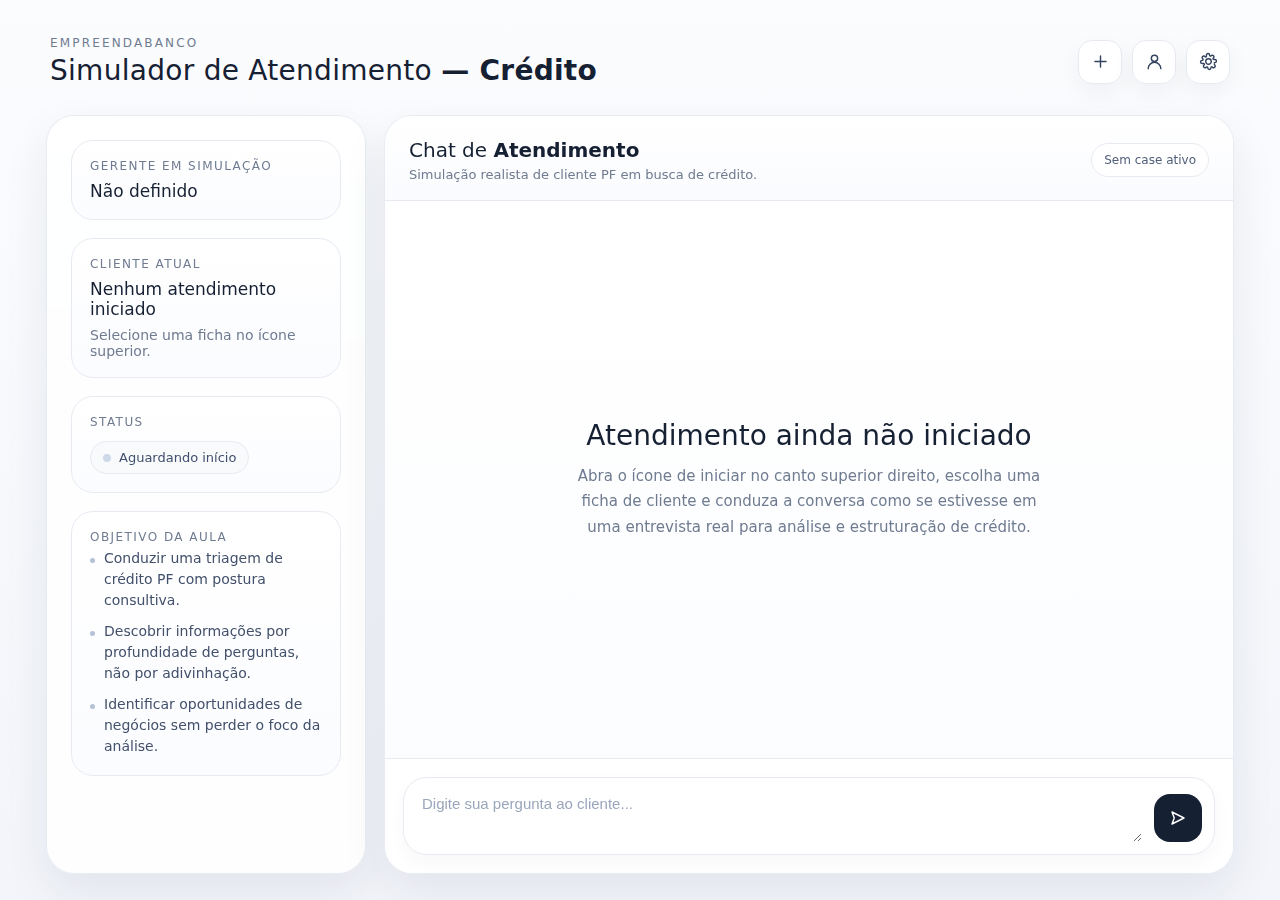
<file: atendimentocredito.html>
<!DOCTYPE html>
<html lang="pt-BR">
<head>
  <meta charset="UTF-8" />
  <meta name="viewport" content="width=device-width, initial-scale=1.0" />
  <title>Simulador de Atendimento - Crédito</title>
  <style>
    :root{
      --bg:#f6f7fb;
      --panel:#ffffff;
      --line:#e7eaf1;
      --text:#162033;
      --muted:#6f7b90;
      --soft:#f8fafc;
      --accent:#1f4fd6;
      --accent-soft:#eef4ff;
      --shadow:0 18px 45px rgba(20,34,66,.08);
      --radius:22px;
    }
    *{box-sizing:border-box}
    html,body{height:100%}
    body{
      margin:0;
      font-family: Inter, ui-sans-serif, system-ui, -apple-system, Segoe UI, Roboto, Helvetica, Arial, sans-serif;
      background:linear-gradient(180deg,#fbfcfe 0%, #f3f5fa 100%);
      color:var(--text);
      -webkit-font-smoothing:antialiased;
      text-rendering:optimizeLegibility;
    }
    .app{
      max-width:1240px;
      margin:0 auto;
      padding:26px;
      height:100%;
      display:flex;
      flex-direction:column;
      gap:18px;
    }
    .topbar{
      display:flex;
      align-items:center;
      justify-content:space-between;
      padding:10px 4px;
    }
    .brand{
      display:flex;
      flex-direction:column;
      gap:4px;
    }
    .eyebrow{
      font-size:12px;
      letter-spacing:.18em;
      text-transform:uppercase;
      color:var(--muted);
      font-weight:500;
    }
    .title{
      font-size:28px;
      font-weight:300;
      letter-spacing:.01em;
    }
    .title strong{font-weight:600}
    .actions{
      display:flex;
      gap:10px;
      align-items:center;
    }
    .icon-btn{
      width:44px;height:44px;border-radius:14px;border:1px solid var(--line);
      background:rgba(255,255,255,.9);display:grid;place-items:center;cursor:pointer;
      transition:.18s ease; box-shadow:0 8px 24px rgba(17,24,39,.05);
    }
    .icon-btn:hover{transform:translateY(-1px); border-color:#d6ddea; background:#fff}
    .icon-btn svg{width:19px;height:19px;stroke:#33425f}

    .shell{
      flex:1;
      display:grid;
      grid-template-columns:320px 1fr;
      gap:18px;
      min-height:0;
    }

    .sidebar,.chat-wrap{
      background:rgba(255,255,255,.85);
      backdrop-filter: blur(10px);
      border:1px solid rgba(230,234,241,.9);
      border-radius:28px;
      box-shadow:var(--shadow);
      min-height:0;
    }

    .sidebar{padding:24px; display:flex; flex-direction:column; gap:18px}
    .card{
      background:linear-gradient(180deg,#fff 0%, #fbfcff 100%);
      border:1px solid var(--line);
      border-radius:22px;
      padding:18px;
    }
    .label{font-size:12px; letter-spacing:.12em; text-transform:uppercase; color:var(--muted)}
    .value{font-size:17px; font-weight:500; margin-top:8px}
    .muted{color:var(--muted)}
    .status{
      display:inline-flex; align-items:center; gap:8px; padding:8px 12px; border-radius:999px;
      background:var(--soft); border:1px solid var(--line); font-size:13px; color:#41506c;
    }
    .dot{width:8px; height:8px; border-radius:50%; background:#cfd8e8}
    .dot.live{background:#3ccf91; box-shadow:0 0 0 6px rgba(60,207,145,.12)}
    .tips{display:flex; flex-direction:column; gap:10px; margin-top:4px}
    .tip{font-size:14px; line-height:1.5; color:#42506b; padding-left:14px; position:relative}
    .tip:before{content:""; position:absolute; left:0; top:10px; width:5px; height:5px; border-radius:50%; background:#b5c1d6}

    .chat-wrap{
      display:flex; flex-direction:column; overflow:hidden;
    }
    .chat-head{
      padding:22px 24px 18px;
      border-bottom:1px solid var(--line);
      display:flex; justify-content:space-between; align-items:center; gap:16px;
      background:linear-gradient(180deg, rgba(255,255,255,.95), rgba(250,251,254,.95));
    }
    .chat-title{font-size:20px; font-weight:300}
    .chat-title strong{font-weight:600}
    .sub{font-size:13px; color:var(--muted); margin-top:5px}
    .header-badge{padding:9px 12px; border-radius:999px; border:1px solid var(--line); font-size:12px; color:#51607a; background:#fff}

    .messages{
      flex:1; overflow:auto; padding:26px; display:flex; flex-direction:column; gap:18px; background:linear-gradient(180deg,#fff 0%, #fcfdff 100%);
    }
    .empty{
      margin:auto; max-width:520px; text-align:center; padding:28px;
    }
    .empty h3{font-size:28px; font-weight:300; margin:0 0 12px}
    .empty p{font-size:15px; line-height:1.7; color:var(--muted); margin:0}
    .bubble-row{display:flex; gap:12px; align-items:flex-end}
    .bubble-row.me{justify-content:flex-end}
    .avatar{
      width:38px; height:38px; border-radius:14px; display:grid; place-items:center; flex:0 0 auto;
      background:#f1f4f9; border:1px solid var(--line); color:#34425e; font-size:13px; font-weight:600;
    }
    .bubble{
      max-width:min(74%,760px); padding:16px 18px; border-radius:20px; font-size:15px; line-height:1.65; border:1px solid var(--line); white-space:pre-wrap;
    }
    .bubble.client{background:#fff; color:#1f2a3d; border-top-left-radius:8px}
    .bubble.me{background:var(--accent-soft); color:#16305d; border-color:#dbe7ff; border-top-right-radius:8px}
    .meta{font-size:12px; color:var(--muted); margin-top:6px; padding:0 2px}

    .composer{
      border-top:1px solid var(--line); padding:18px; background:#fff;
    }
    .composer-box{
      display:flex; gap:12px; align-items:flex-end; border:1px solid var(--line); border-radius:24px; padding:12px 12px 12px 16px; background:#fff;
      box-shadow:0 8px 20px rgba(17,24,39,.03);
    }
    textarea{
      flex:1; min-height:52px; max-height:180px; resize:vertical; border:none; outline:none; background:transparent;
      font:400 15px/1.6 Inter, sans-serif; color:var(--text);
    }
    textarea::placeholder{color:#9aa6bb}
    .send{
      width:48px; height:48px; border:none; border-radius:16px; background:var(--text); display:grid; place-items:center; cursor:pointer; transition:.18s ease;
    }
    .send:hover{transform:translateY(-1px)}
    .send svg{width:18px;height:18px; stroke:#fff}

    .overlay{
      position:fixed; inset:0; background:rgba(14,20,35,.28); backdrop-filter: blur(5px);
      display:none; align-items:center; justify-content:center; padding:22px; z-index:20;
    }
    .overlay.show{display:flex}
    .modal{
      width:min(980px,100%); background:#fff; border:1px solid rgba(230,234,241,.95); border-radius:28px; box-shadow:0 30px 90px rgba(16,24,40,.18);
      overflow:hidden;
    }
    .modal.small{width:min(560px,100%)}
    .modal-head{
      padding:22px 24px; border-bottom:1px solid var(--line); display:flex; justify-content:space-between; align-items:center;
    }
    .modal-title{font-size:22px; font-weight:300}
    .close{width:42px; height:42px; border-radius:14px; border:1px solid var(--line); background:#fff; display:grid; place-items:center; cursor:pointer}
    .close svg{width:17px;height:17px; stroke:#44526d}
    .modal-body{padding:22px 24px 26px}
    .grid{display:grid; grid-template-columns:repeat(3,1fr); gap:16px}
    .case-card{
      border:1px solid var(--line); border-radius:24px; padding:18px; cursor:pointer; background:linear-gradient(180deg,#ffffff 0%, #fbfcff 100%); transition:.18s ease;
    }
    .case-card:hover{transform:translateY(-2px); border-color:#d5ddef; box-shadow:0 16px 30px rgba(18,36,69,.08)}
    .case-name{font-size:18px; font-weight:500; margin-bottom:7px}
    .case-role{font-size:14px; color:var(--muted)}
    .field{display:flex; flex-direction:column; gap:8px; margin-bottom:14px}
    .field label{font-size:13px; color:#52607a}
    .field input{
      height:50px; border:1px solid var(--line); border-radius:16px; padding:0 16px; font-size:15px; color:var(--text); outline:none;
    }
    .help{font-size:13px; color:var(--muted); line-height:1.6}

    @media (max-width: 980px){
      .shell{grid-template-columns:1fr}
      .sidebar{order:2}
      .grid{grid-template-columns:1fr 1fr}
    }
    @media (max-width: 640px){
      .app{padding:14px}
      .topbar{align-items:flex-start; gap:12px}
      .title{font-size:24px}
      .grid{grid-template-columns:1fr}
      .chat-head{padding:18px}
      .messages{padding:18px}
      .bubble{max-width:86%}
      .modal-head,.modal-body{padding:18px}
    }
  </style>
</head>
<body>
  <div class="app">
    <div class="topbar">
      <div class="brand">
        <div class="eyebrow">EmpreendaBanco</div>
        <div class="title">Simulador de Atendimento <strong>— Crédito</strong></div>
      </div>
      <div class="actions">
        <button class="icon-btn" id="openStart" title="Iniciar atendimento" aria-label="Iniciar atendimento">
          <svg viewBox="0 0 24 24" fill="none" stroke-width="1.8"><path d="M12 5v14M5 12h14" stroke-linecap="round"/></svg>
        </button>
        <button class="icon-btn" id="openProfile" title="Perfil do gerente" aria-label="Perfil do gerente">
          <svg viewBox="0 0 24 24" fill="none" stroke-width="1.8"><path d="M20 21a8 8 0 0 0-16 0" stroke-linecap="round"/><circle cx="12" cy="8" r="4"/></svg>
        </button>
        <button class="icon-btn" id="openSettings" title="Configurações" aria-label="Configurações">
          <svg viewBox="0 0 24 24" fill="none" stroke-width="1.8"><path d="M12 15.5A3.5 3.5 0 1 0 12 8.5a3.5 3.5 0 0 0 0 7Z"/><path d="M19.4 15a1 1 0 0 0 .2 1.1l.1.1a2 2 0 1 1-2.8 2.8l-.1-.1a1 1 0 0 0-1.1-.2 1 1 0 0 0-.6.9V20a2 2 0 1 1-4 0v-.2a1 1 0 0 0-.7-.9 1 1 0 0 0-1.1.2l-.1.1a2 2 0 1 1-2.8-2.8l.1-.1a1 1 0 0 0 .2-1.1 1 1 0 0 0-.9-.6H4a2 2 0 1 1 0-4h.2a1 1 0 0 0 .9-.7 1 1 0 0 0-.2-1.1l-.1-.1a2 2 0 1 1 2.8-2.8l.1.1a1 1 0 0 0 1.1.2 1 1 0 0 0 .6-.9V4a2 2 0 1 1 4 0v.2a1 1 0 0 0 .7.9 1 1 0 0 0 1.1-.2l.1-.1a2 2 0 1 1 2.8 2.8l-.1.1a1 1 0 0 0-.2 1.1 1 1 0 0 0 .9.6H20a2 2 0 1 1 0 4h-.2a1 1 0 0 0-.4.1" stroke-linecap="round" stroke-linejoin="round"/></svg>
        </button>
      </div>
    </div>

    <div class="shell">
      <aside class="sidebar">
        <div class="card">
          <div class="label">Gerente em simulação</div>
          <div class="value" id="managerNameLabel">Não definido</div>
        </div>
        <div class="card">
          <div class="label">Cliente atual</div>
          <div class="value" id="currentClient">Nenhum atendimento iniciado</div>
          <div class="muted" id="currentProfession" style="margin-top:8px; font-size:14px;">Selecione uma ficha no ícone superior.</div>
        </div>
        <div class="card">
          <div class="label">Status</div>
          <div style="margin-top:12px">
            <span class="status"><span class="dot" id="liveDot"></span><span id="statusText">Aguardando início</span></span>
          </div>
        </div>
        <div class="card">
          <div class="label">Objetivo da aula</div>
          <div class="tips">
            <div class="tip">Conduzir uma triagem de crédito PF com postura consultiva.</div>
            <div class="tip">Descobrir informações por profundidade de perguntas, não por adivinhação.</div>
            <div class="tip">Identificar oportunidades de negócios sem perder o foco da análise.</div>
          </div>
        </div>
      </aside>

      <section class="chat-wrap">
        <div class="chat-head">
          <div>
            <div class="chat-title">Chat de <strong>Atendimento</strong></div>
            <div class="sub" id="headerSub">Simulação realista de cliente PF em busca de crédito.</div>
          </div>
          <div class="header-badge" id="headerBadge">Sem case ativo</div>
        </div>

        <div class="messages" id="messages">
          <div class="empty" id="emptyState">
            <h3>Atendimento ainda não iniciado</h3>
            <p>Abra o ícone de iniciar no canto superior direito, escolha uma ficha de cliente e conduza a conversa como se estivesse em uma entrevista real para análise e estruturação de crédito.</p>
          </div>
        </div>

        <div class="composer">
          <div class="composer-box">
            <textarea id="input" placeholder="Digite sua pergunta ao cliente..." disabled></textarea>
            <button class="send" id="sendBtn" title="Enviar" aria-label="Enviar" disabled>
              <svg viewBox="0 0 24 24" fill="none" stroke-width="1.9"><path d="M4 20 20 12 4 4l3 8-3 8Z" stroke-linejoin="round"/></svg>
            </button>
          </div>
        </div>
      </section>
    </div>
  </div>

  <div class="overlay" id="modalStartWrap">
    <div class="modal">
      <div class="modal-head">
        <div class="modal-title">Selecionar ficha de cliente</div>
        <button class="close" data-close="modalStartWrap" aria-label="Fechar">
          <svg viewBox="0 0 24 24" fill="none" stroke-width="1.8"><path d="M6 6l12 12M18 6 6 18" stroke-linecap="round"/></svg>
        </button>
      </div>
      <div class="modal-body">
        <div class="grid" id="casesGrid"></div>
      </div>
    </div>
  </div>

  <div class="overlay" id="modalProfileWrap">
    <div class="modal small">
      <div class="modal-head">
        <div class="modal-title">Perfil do gerente</div>
        <button class="close" data-close="modalProfileWrap" aria-label="Fechar">
          <svg viewBox="0 0 24 24" fill="none" stroke-width="1.8"><path d="M6 6l12 12M18 6 6 18" stroke-linecap="round"/></svg>
        </button>
      </div>
      <div class="modal-body">
        <div class="field">
          <label for="managerName">Nome do gerente</label>
          <input type="text" id="managerName" placeholder="Ex.: Renato Souto" />
        </div>
        <div class="help">O nome será exibido no painel lateral para personalizar a experiência da aula.</div>
      </div>
    </div>
  </div>

  <div class="overlay" id="modalSettingsWrap">
    <div class="modal small">
      <div class="modal-head">
        <div class="modal-title">Configurações</div>
        <button class="close" data-close="modalSettingsWrap" aria-label="Fechar">
          <svg viewBox="0 0 24 24" fill="none" stroke-width="1.8"><path d="M6 6l12 12M18 6 6 18" stroke-linecap="round"/></svg>
        </button>
      </div>
      <div class="modal-body">
        <div class="field">
          <label for="apiKey">Chave da API</label>
          <input type="password" id="apiKey" placeholder="Cole aqui sua chave" />
        </div>
        <div class="help">Nesta versão, os clientes já estão definidos localmente para demonstrar a experiência do simulador. O campo foi deixado preparado para futura integração real com IA via API.</div>
      </div>
    </div>
  </div>

  <script>
    const clientCases = [
      {
        id:'c1', name:'Marcos Tavares', profession:'Consultor empresarial', income:'R$ 22 mil', initialRequest:'Olá, gostaria de entender a possibilidade de um empréstimo de R$ 200 mil.',
        style:'Objetivo, educado e pragmático. Costuma responder sem rodeios, mas não entrega tudo de primeira.',
        shortBehavior:'Consultor empresarial • renda R$ 22 mil',
        data:{
          idade:'41 anos', estadoCivil:'Casado', conjuge:'Paula Tavares', filhos:'2 filhos: Lucas (12) e Helena (8)',
          area:'Atua com consultoria em reestruturação comercial para pequenas e médias empresas.', residencia:'Apartamento próprio em Santo André',
          bens:'Apartamento avaliado em R$ 780 mil, carro SUV 2021 quitado, reserva em CDB e fundos.',
          patrimonio:'Patrimônio aproximado de R$ 1,1 milhão.', investimentos:'Cerca de R$ 190 mil entre CDB, fundos conservadores e previdência.',
          objetivo:'Quer o crédito para reforço de caixa pessoal e pequena reforma no apartamento.',
          prazo:'Prefere prazo entre 36 e 48 meses.',
          dividas:'Tem financiamento estudantil já quase quitado e usa cartão com organização.',
          seguros:'Tem seguro de vida básico e seguro residencial.',
          hobbies:'Corrida de rua e viagens curtas com a família.',
          banco:'Relacionamento antigo com o banco, usa conta principal e cartão de alta renda.',
          risco:'Receita pode variar em alguns meses por depender de contratos de consultoria.',
          outside:'Prefiro falar do que impacta minha análise agora. O restante eu deixaria para um segundo momento.'
        }
      },
      {
        id:'c2', name:'Renata Albuquerque', profession:'Advogada', income:'R$ 37 mil', initialRequest:'Olá, estou buscando um crédito de R$ 350 mil e queria entender as possibilidades.',
        style:'Articulada, segura e seletiva. Responde bem quando percebe preparo técnico do gerente.',
        shortBehavior:'Advogada • renda R$ 37 mil',
        data:{
          idade:'39 anos', estadoCivil:'Casada', conjuge:'Fernando Albuquerque', filhos:'1 filha: Marina (6)',
          area:'É advogada criminalista, com escritório próprio e atuação em casos empresariais e penais estratégicos.',
          residencia:'Casa em condomínio na zona sul de São Paulo.',
          bens:'Casa financiada, sala comercial em nome da empresa, carro sedan premium e aplicações em renda fixa.',
          patrimonio:'Patrimônio estimado em R$ 2,4 milhões.', investimentos:'Em torno de R$ 420 mil aplicados em renda fixa, fundos DI e previdência.',
          objetivo:'Quer crédito para reorganização de fluxo e ampliação da estrutura do escritório.',
          prazo:'Aceitaria até 60 meses se a parcela fizer sentido.',
          dividas:'Tem financiamento imobiliário, despesas altas com o escritório e cartão corporativo da operação.',
          seguros:'Tem seguro de vida robusto, seguro residencial e automóvel.',
          hobbies:'Gastronomia, leitura e viagens internacionais anuais.',
          banco:'Movimenta valores relevantes no banco e valoriza agilidade e discrição.',
          risco:'Parte da receita é concentrada em poucos clientes e honorários são irregulares.',
          outside:'Esse ponto não muda a finalidade do meu pedido agora. Prefiro manter o foco na operação.'
        }
      },
      {
        id:'c3', name:'Bianca Mello', profession:'Influencer', income:'R$ 27 mil', initialRequest:'Oi, queria saber se consigo um crédito de R$ 180 mil.',
        style:'Leve, informal e por vezes dispersa. Pode misturar vida pessoal com trabalho.',
        shortBehavior:'Influencer • renda R$ 27 mil',
        data:{
          idade:'31 anos', estadoCivil:'Solteira', conjuge:'Não possui', filhos:'Não tem filhos',
          area:'Produz conteúdo sobre beleza, rotina e viagens, com contratos de publicidade e infoprodutos.',
          residencia:'Apartamento alugado em São Paulo.',
          bens:'Carro hatch 2023 financiado, equipamentos de gravação e reserva financeira moderada.',
          patrimonio:'Patrimônio em torno de R$ 420 mil.', investimentos:'Aproximadamente R$ 110 mil entre conta remunerada, Tesouro Selic e CDB.',
          objetivo:'Quer crédito para estruturar um estúdio próprio e reforçar caixa de lançamentos.',
          prazo:'Gostaria de algo leve na parcela, preferencialmente acima de 36 meses.',
          dividas:'Tem financiamento do carro e gastos altos com equipe e produção.',
          seguros:'Não tem seguro de vida; possui apenas seguro do carro.',
          hobbies:'Academia, gravações, moda e viagens.',
          banco:'Boa movimentação, porém renda com oscilação mensal.',
          risco:'Receita depende de campanhas e lançamentos, sem previsibilidade total.',
          outside:'Ai, isso eu nem sei te responder direito agora. Melhor focar no que ajuda a entender esse crédito.'
        }
      },
      {
        id:'c4', name:'Eduardo Nogueira', profession:'Gerente', income:'R$ 18 mil', initialRequest:'Olá, queria analisar um empréstimo de R$ 120 mil.',
        style:'Mais reservado, cuidadoso com exposição e um pouco defensivo ao falar de dívidas.',
        shortBehavior:'Gerente • renda R$ 18 mil',
        data:{
          idade:'44 anos', estadoCivil:'Casado', conjuge:'Juliana Nogueira', filhos:'2 filhos: Pedro (14) e Lara (10)',
          area:'É gerente regional de operações em uma rede varejista.',
          residencia:'Casa financiada em Osasco.',
          bens:'Casa financiada, carro 2020 e pequena reserva em previdência e CDB.',
          patrimonio:'Patrimônio aproximado de R$ 650 mil.', investimentos:'Tem cerca de R$ 85 mil aplicados.',
          objetivo:'Quer o crédito para consolidar dívidas mais caras e ganhar fôlego mensal.',
          prazo:'Busca prazo alongado para reduzir prestação.',
          dividas:'Tem financiamento imobiliário, parcelamentos em cartão e um crédito pessoal antigo.',
          seguros:'Seguro de vida simples vinculado à empresa e seguro auto.',
          hobbies:'Futebol, churrasco em família e viagens curtas.',
          banco:'Relacionamento estável, mas sem volume muito elevado.',
          risco:'Comprometimento mensal já está pressionado e orçamento ficou apertado após escola dos filhos.',
          outside:'Acho melhor falarmos do que realmente entra na avaliação. Tem coisa pessoal que não muda a operação.'
        }
      },
      {
        id:'c5', name:'Dr. Felipe Santoro', profession:'Médico', income:'R$ 58 mil', initialRequest:'Bom dia. Tenho interesse em um crédito de R$ 500 mil.',
        style:'Educado, técnico e objetivo. Responde com clareza quando percebe segurança do gerente.',
        shortBehavior:'Médico • renda R$ 58 mil',
        data:{
          idade:'48 anos', estadoCivil:'Casado', conjuge:'Dra. Camila Santoro', filhos:'3 filhos: Sofia (15), Enzo (11) e Clara (7)',
          area:'É médico cardiologista, com consultório próprio e atuação em hospital particular.',
          residencia:'Casa própria em Alphaville.',
          bens:'Casa de alto padrão, consultório, dois veículos premium, investimentos e participação em clínica.',
          patrimonio:'Patrimônio estimado em R$ 5,8 milhões.', investimentos:'Cerca de R$ 1,3 milhão em renda fixa, fundos e previdência.',
          objetivo:'Quer crédito para expansão patrimonial e possível aquisição de sala adicional na clínica.',
          prazo:'Aceita prazo de 48 a 72 meses dependendo da estrutura.',
          dividas:'Tem financiamento de equipamento na clínica, mas nada relevante na PF.',
          seguros:'Seguro de vida robusto, seguro residencial, auto e proteção para a clínica.',
          hobbies:'Tênis, ciclismo e viagens em família.',
          banco:'Excelente relacionamento, alta liquidez e uso sofisticado de produtos.',
          risco:'Parte da renda vem da clínica, o que depende da performance do negócio.',
          outside:'Consigo aprofundar tudo o que for útil para a análise. O que fugir disso prefiro tratar em outro contexto.'
        }
      },
      {
        id:'c6', name:'Patrícia Valença', profession:'Diretora de empresas', income:'R$ 46 mil', initialRequest:'Olá, gostaria de avaliar um crédito de R$ 280 mil.',
        style:'Executiva, firme e analítica. Valoriza perguntas bem estruturadas e respostas objetivas.',
        shortBehavior:'Diretora de empresas • renda R$ 46 mil',
        data:{
          idade:'46 anos', estadoCivil:'Divorciada', conjuge:'Não possui', filhos:'2 filhos: Gabriela (19) e Bruno (16)',
          area:'Atua como diretora financeira em uma empresa do setor logístico.',
          residencia:'Cobertura própria em São Caetano do Sul.',
          bens:'Cobertura própria, casa de praia compartilhada, carro híbrido e investimentos líquidos.',
          patrimonio:'Patrimônio por volta de R$ 3,1 milhões.', investimentos:'Tem aproximadamente R$ 780 mil entre renda fixa, multimercado e previdência.',
          objetivo:'Quer o crédito para reorganizar passivos e manter liquidez para um investimento pessoal futuro.',
          prazo:'Prefere equilíbrio entre taxa e prazo, sem alongar demais.',
          dividas:'Tem um financiamento menor e gastos relevantes com educação e viagens dos filhos.',
          seguros:'Seguro de vida, residencial e automóvel.',
          hobbies:'Golfe, vinhos e leitura sobre negócios.',
          banco:'Cliente exigente, boa reciprocidade e visão estratégica de produtos.',
          risco:'É organizada, mas evita mexer nos investimentos mesmo quando faria sentido parcialmente.',
          outside:'Esse tipo de detalhe eu deixaria fora desta conversa. Podemos manter o foco no que sustenta a proposta.'
        }
      }
    ];

    const messages = document.getElementById('messages');
    const input = document.getElementById('input');
    const sendBtn = document.getElementById('sendBtn');
    const casesGrid = document.getElementById('casesGrid');
    const emptyState = document.getElementById('emptyState');

    const managerName = document.getElementById('managerName');
    const managerNameLabel = document.getElementById('managerNameLabel');
    const currentClient = document.getElementById('currentClient');
    const currentProfession = document.getElementById('currentProfession');
    const statusText = document.getElementById('statusText');
    const liveDot = document.getElementById('liveDot');
    const headerBadge = document.getElementById('headerBadge');
    const headerSub = document.getElementById('headerSub');

    let activeCase = null;
    let history = [];

    function openModal(id){ document.getElementById(id).classList.add('show'); }
    function closeModal(id){ document.getElementById(id).classList.remove('show'); }

    document.getElementById('openStart').addEventListener('click', ()=>openModal('modalStartWrap'));
    document.getElementById('openProfile').addEventListener('click', ()=>openModal('modalProfileWrap'));
    document.getElementById('openSettings').addEventListener('click', ()=>openModal('modalSettingsWrap'));
    document.querySelectorAll('[data-close]').forEach(btn=>btn.addEventListener('click', e=>closeModal(e.currentTarget.dataset.close)));
    document.querySelectorAll('.overlay').forEach(ov=>ov.addEventListener('click', e=>{ if(e.target===ov) ov.classList.remove('show'); }));

    managerName.addEventListener('input', ()=>{
      const value = managerName.value.trim();
      managerNameLabel.textContent = value || 'Não definido';
    });

    function createCaseCards(){
      casesGrid.innerHTML = '';
      clientCases.forEach(c=>{
        const card = document.createElement('div');
        card.className = 'case-card';
        card.innerHTML = `<div class="case-name">${c.name}</div><div class="case-role">${c.profession}</div>`;
        card.addEventListener('click', ()=>startCase(c.id));
        casesGrid.appendChild(card);
      });
    }

    function formatTime(){
      return new Date().toLocaleTimeString('pt-BR',{hour:'2-digit', minute:'2-digit'});
    }

    function addMessage(text, who='client'){
      if (emptyState) emptyState.style.display = 'none';
      const row = document.createElement('div');
      row.className = 'bubble-row' + (who==='me' ? ' me' : '');
      const initials = who==='me' ? (managerName.value.trim().split(' ').map(s=>s[0]).join('').slice(0,2).toUpperCase() || 'GR') : activeCase.name.split(' ').map(s=>s[0]).join('').slice(0,2).toUpperCase();
      row.innerHTML = who==='me'
        ? `<div><div class="bubble me">${escapeHtml(text)}</div><div class="meta">Você • ${formatTime()}</div></div><div class="avatar">${initials}</div>`
        : `<div class="avatar">${initials}</div><div><div class="bubble client">${escapeHtml(text)}</div><div class="meta">${activeCase.name} • ${formatTime()}</div></div>`;
      messages.appendChild(row);
      messages.scrollTop = messages.scrollHeight;
    }

    function escapeHtml(str){
      return str.replace(/[&<>"']/g, m => ({'&':'&amp;','<':'&lt;','>':'&gt;','"':'&quot;',"'":'&#039;'}[m]));
    }

    function startCase(id){
      activeCase = clientCases.find(c=>c.id===id);
      history = [];
      messages.innerHTML = '';
      addMessage(activeCase.initialRequest, 'client');
      currentClient.textContent = activeCase.name;
      currentProfession.textContent = `${activeCase.profession} • ${activeCase.income}`;
      statusText.textContent = 'Atendimento em andamento';
      liveDot.classList.add('live');
      headerBadge.textContent = activeCase.shortBehavior;
      headerSub.textContent = activeCase.style;
      input.disabled = false;
      sendBtn.disabled = false;
      input.focus();
      closeModal('modalStartWrap');
    }

    function respondToQuestion(question){
      const q = question.toLowerCase();
      const d = activeCase.data;

      const buckets = [
        {keys:['valor','quanto','crédito','emprestimo','empréstimo'], answer: activeCase.initialRequest.replace('Olá, ', '').replace('Oi, ', '').replace('Bom dia. ', '')},
        {keys:['renda','ganha','faturamento mensal','recebe por mês','receita'], answer: `Minha renda hoje gira em torno de ${activeCase.income} por mês.`},
        {keys:['profissão','trabalha com','atua com','área','segmento'], answer: d.area},
        {keys:['idade','quantos anos'], answer: d.idade},
        {keys:['casado','solteiro','divorciado','estado civil'], answer: `${d.estadoCivil}.`},
        {keys:['esposa','marido','cônjuge','conjuge'], answer: d.conjuge === 'Não possui' ? 'Hoje não tenho cônjuge.' : `Meu cônjuge é ${d.conjuge}.`},
        {keys:['filho','filhos','dependente','dependentes'], answer: d.filhos},
        {keys:['mora','reside','casa','apartamento','residência','residencia'], answer: d.residencia},
        {keys:['bens','patrimônio','patrimonio','imóvel','imovel','carro','veículo','veiculo'], answer: `${d.bens} ${d.patrimonio}`},
        {keys:['investimento','investimentos','aplicação','aplicacoes','aplicações','reserva'], answer: d.investimentos},
        {keys:['objetivo','finalidade','para que','usar o dinheiro','destino do crédito','destino do credito'], answer: d.objetivo},
        {keys:['prazo','parcelas','tempo para pagar','meses'], answer: d.prazo},
        {keys:['dívida','divida','dívidas','dividas','compromissos','financiamento','financiamentos'], answer: d.dividas},
        {keys:['seguro','seguros','vida','residencial','auto','automóvel','automovel'], answer: d.seguros},
        {keys:['hobby','hobbies','lazer','gosta de fazer'], answer: d.hobbies},
        {keys:['banco','relacionamento','conta','movimentação','movimentacao'], answer: d.banco},
        {keys:['risco','ponto de atenção','pontos de atenção','fragilidade','fragilidades'], answer: d.risco},
        {keys:['família','familia','nome dos filhos','nome da esposa','nome do marido'], answer: `${d.filhos}${d.conjuge !== 'Não possui' ? ` E meu cônjuge é ${d.conjuge}.` : ''}`}
      ];

      for (const bucket of buckets){
        if (bucket.keys.some(k => q.includes(k))) return bucket.answer;
      }

      if (q.includes('?') || q.length > 8) return d.outside;
      return 'Pode me explicar melhor sua pergunta?';
    }

    function sendMessage(){
      const text = input.value.trim();
      if(!text || !activeCase) return;
      addMessage(text, 'me');
      input.value = '';
      const response = respondToQuestion(text);
      setTimeout(()=>addMessage(response, 'client'), 420);
    }

    sendBtn.addEventListener('click', sendMessage);
    input.addEventListener('keydown', e=>{
      if(e.key==='Enter' && !e.shiftKey){
        e.preventDefault();
        sendMessage();
      }
    });

    createCaseCards();
  </script>
</body>
</html>
</file>
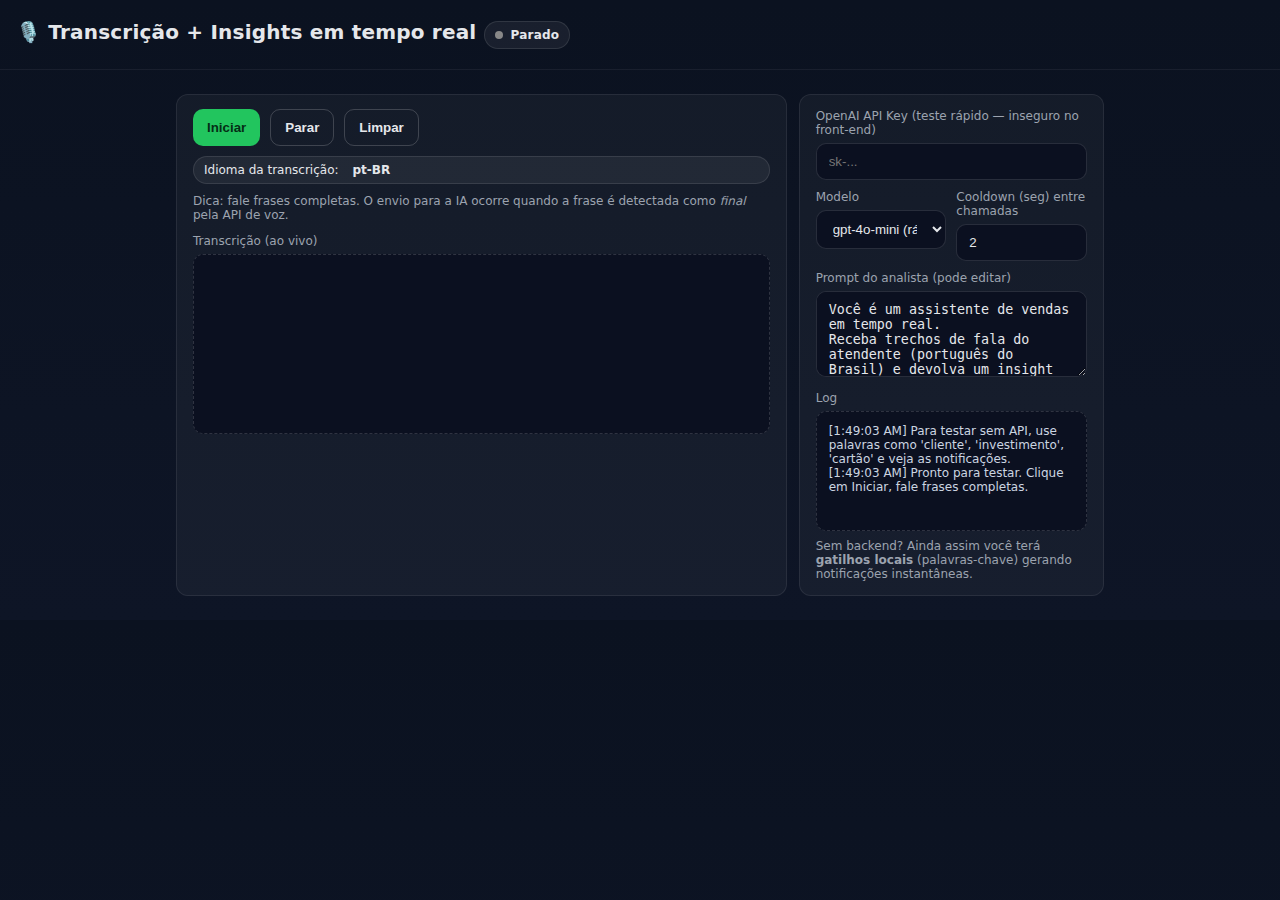
<file: conversa.html>
<!DOCTYPE html>
<html lang="pt-BR">
<head>
<meta charset="utf-8" />
<meta name="viewport" content="width=device-width,initial-scale=1" />
<title>Transcrição + Insights (Teste Rápido)</title>
<style>
  :root { --bg:#0f172a; --card:#111827; --text:#e5e7eb; --muted:#9ca3af; --accent:#22c55e; --warn:#f59e0b; }
  *{box-sizing:border-box}
  body{margin:0;background:linear-gradient(180deg,#0b1220,#0e1526);font-family:system-ui,-apple-system,Segoe UI,Roboto,Helvetica,Arial;color:var(--text)}
  header{padding:20px 16px;border-bottom:1px solid rgba(255,255,255,.06)}
  h1{margin:0;font-size:20px;font-weight:700;letter-spacing:.2px}
  .wrap{max-width:960px;margin:24px auto;padding:0 16px;display:grid;gap:16px}
  .row{display:grid;grid-template-columns:1fr;gap:12px}
  @media(min-width:860px){.row{grid-template-columns:2fr 1fr}}
  .card{background:rgba(255,255,255,.04);border:1px solid rgba(255,255,255,.08);border-radius:12px;padding:14px 16px}
  label{font-size:12px;color:var(--muted);display:block;margin-bottom:6px}
  input,select,textarea{width:100%;padding:10px 12px;border-radius:10px;background:#0b1020;border:1px solid rgba(255,255,255,.12);color:var(--text);outline:none}
  textarea{min-height:86px;resize:vertical}
  .btns{display:flex;gap:10px;flex-wrap:wrap}
  button{appearance:none;border:0;padding:10px 14px;border-radius:10px;font-weight:600;cursor:pointer}
  .solid{background:var(--accent);color:#052e16}
  .ghost{background:transparent;color:var(--text);border:1px solid rgba(255,255,255,.18)}
  .danger{background:#ef4444;color:#fff}
  .muted{color:var(--muted);font-size:12px}
  .pill{display:inline-flex;gap:8px;align-items:center;font-size:12px;background:rgba(255,255,255,.06);border:1px solid rgba(255,255,255,.1);padding:6px 10px;border-radius:999px}
  #statusDot{width:8px;height:8px;border-radius:50%;background:#888;display:inline-block}
  #statusDot.on{background:#10b981;box-shadow:0 0 0 4px rgba(16,185,129,.18)}
  #transcricao{min-height:180px;white-space:pre-wrap;line-height:1.4;background:#0b1020;border:1px dashed rgba(255,255,255,.15);padding:12px;border-radius:10px}
  #log{min-height:120px;background:#0b1020;border:1px dashed rgba(255,255,255,.15);padding:12px;border-radius:10px;font-size:12px;color:#cbd5e1;overflow:auto;max-height:220px}
  /* Notificações */
  .toast{position:fixed;right:18px;bottom:18px;display:flex;flex-direction:column;gap:8px;z-index:9999}
  .note{background:#111827;border:1px solid rgba(255,255,255,.12);border-left:5px solid var(--accent);
        color:#e5e7eb;border-radius:10px;padding:12px 14px;max-width:320px;opacity:0;transform:translateY(8px) scale(.98);
        animation:pop .2s ease-out forwards}
  .note.warn{border-left-color:var(--warn)}
  .note h4{margin:0 0 4px 0;font-size:14px}
  .note p{margin:0;font-size:13px;color:#cfd8e3}
  @keyframes pop{to{opacity:1;transform:translateY(0) scale(1)}}
  .blink{animation:blink 1s steps(2,start) 2}
  @keyframes blink{to{visibility:hidden}}
  code.inline{background:#0b1020;border:1px solid rgba(255,255,255,.12);padding:2px 6px;border-radius:6px;font-family:ui-monospace,SFMono-Regular,Menlo,Monaco,Consolas}
</style>
</head>
<body>
<header>
  <h1>🎙️ Transcrição + Insights em tempo real <span class="pill"><span id="statusDot"></span> <span id="statusText">Parado</span></span></h1>
</header>

<div class="wrap">
  <div class="row">
    <!-- Coluna esquerda -->
    <div class="card">
      <div class="btns" style="margin-bottom:10px">
        <button id="btnStart" class="solid">Iniciar</button>
        <button id="btnStop" class="ghost">Parar</button>
        <button id="btnClear" class="ghost">Limpar</button>
      </div>

      <div style="display:grid;gap:10px;margin-bottom:12px">
        <div class="pill">Idioma da transcrição: <strong style="margin-left:6px">pt-BR</strong></div>
        <div class="muted">Dica: fale frases completas. O envio para a IA ocorre quando a frase é detectada como <em>final</em> pela API de voz.</div>
      </div>

      <label>Transcrição (ao vivo)</label>
      <div id="transcricao"></div>
    </div>

    <!-- Coluna direita -->
    <div class="card">
      <label for="apiKey">OpenAI API Key (teste rápido — inseguro no front-end)</label>
      <input id="apiKey" type="password" placeholder="sk-..." autocomplete="off" />

      <div style="display:grid;grid-template-columns:1fr 1fr;gap:10px;margin-top:10px">
        <div>
          <label for="model">Modelo</label>
          <select id="model">
            <option value="gpt-4o-mini" selected>gpt-4o-mini (rápido/econ.)</option>
            <option value="gpt-4o">gpt-4o</option>
            <option value="gpt-4.1-mini">gpt-4.1-mini</option>
            <option value="gpt-4.1">gpt-4.1</option>
          </select>
        </div>
        <div>
          <label for="cooldown">Cooldown (seg) entre chamadas</label>
          <input id="cooldown" type="number" min="0" step="0.5" value="2" />
        </div>
      </div>

      <label style="margin-top:10px">Prompt do analista (pode editar)</label>
      <textarea id="systemPrompt">Você é um assistente de vendas em tempo real.
Receba trechos de fala do atendente (português do Brasil) e devolva um insight curto que ajude a conversa a avançar.
Regras:
- Máx. 160 caracteres.
- Seja específico e acionável (perguntas, objeções, próximos passos).
- Se não houver contexto útil, responda: "Sem insight agora".</textarea>

      <label style="margin-top:10px">Log</label>
      <div id="log"></div>
      <div class="muted" style="margin-top:8px">Sem backend? Ainda assim você terá <strong>gatilhos locais</strong> (palavras-chave) gerando notificações instantâneas.</div>
    </div>
  </div>
</div>

<!-- Notificações -->
<div class="toast" id="toast"></div>

<script>
/* ================== Utilidades UI ================== */
const $ = (sel)=>document.querySelector(sel);
const logEl = $("#log"), transEl = $("#transcricao"), toast = $("#toast"), dot = $("#statusDot"), stxt = $("#statusText");
function log(line){ const time=new Date().toLocaleTimeString(); logEl.innerText = `[${time}] ${line}\n` + logEl.innerText; }
function setStatus(on){ if(on){dot.classList.add('on'); stxt.textContent="Gravando";} else {dot.classList.remove('on'); stxt.textContent="Parado";}}
function toastNote(title, body, kind="ok"){
  const n = document.createElement("div");
  n.className = "note blink" + (kind==="warn" ? " warn" : "");
  n.innerHTML = `<h4>${title}</h4><p>${body}</p>`;
  toast.appendChild(n);
  setTimeout(()=>{ n.style.opacity=.0; n.style.transform='translateY(6px)'; setTimeout(()=>n.remove(), 300); }, 4800);
}

/* ================== Web Speech API (Chrome) ================== */
let recognition = null;
let listening = false;
let lastFinalSentAt = 0;
let cooldownMs = 2000;
let pendingBuffer = ""; // mostra texto parcial

function setupRecognition(){
  const SR = window.SpeechRecognition || window.webkitSpeechRecognition;
  if(!SR){
    toastNote("Microfone", "Seu navegador não suporta Web Speech API. Use Chrome desktop.", "warn");
    log("Web Speech API não suportada.");
    return null;
  }
  const rec = new SR();
  rec.lang = "pt-BR";
  rec.continuous = true;
  rec.interimResults = true;

  rec.onstart = ()=>{ listening = true; setStatus(true); log("Transcrição iniciada."); };
  rec.onend   = ()=>{ listening = false; setStatus(false); log("Transcrição parada."); };

  rec.onerror = (e)=>{ log("Erro de transcrição: "+ (e.error||"desconhecido")); toastNote("Transcrição", "Erro: " + e.error, "warn"); };

  rec.onresult = (event)=>{
    let liveText = pendingBuffer;
    for(let i=event.resultIndex; i<event.results.length; i++){
      const r = event.results[i];
      const t = r[0]?.transcript || "";
      if(r.isFinal){
        const phrase = t.trim();
        if(phrase){
          showLive(phrase, true);
          processPhrase(phrase);
        }
      }else{
        liveText = t;
      }
    }
    if(liveText) showLive(liveText, false);
  };

  return rec;
}

function showLive(text, isFinal){
  if(isFinal){
    transEl.innerText += (transEl.innerText.endsWith("\n")||transEl.innerText==="") ? text+"\n" : " "+text+"\n";
    pendingBuffer = "";
  }else{
    pendingBuffer = text;
    // Render parcial: última linha substituída
    const lines = transEl.innerText.split("\n");
    if(lines[lines.length-1].trim()==="") lines.pop();
    const base = lines.join("\n");
    transEl.innerText = (base ? base+"\n" : "") + text;
  }
}

/* ================== Gatilhos locais (fallback offline) ================== */
const localTriggers = [
  {kw:/\b(cart(ã|a)o|cartao|cartão|cartões)\b/i, tip:"Cheque limites, anuidade e benefícios antes de oferecer upgrade."},
  {kw:/\b(invest(imento|ir|e))\b/i, tip:"Pergunte prazo, liquidez e objetivo para encaixar o produto certo."},
  {kw:/\b(credito|crédito|empr(é|e)stimo)\b/i, tip:"Valide renda, parcelas e seguros; ofereça simulação consultiva."},
  {kw:/\b(seguro(s)?)\b/i, tip:"Puxe gancho de proteção familiar e custos imprevistos."},
  {kw:/\b(cliente|senhor|senhora|voc(ê|e))\b/i, tip:"Confirme necessidade com pergunta aberta antes da oferta."}
];

function runLocalTriggers(phrase){
  for(const t of localTriggers){
    if(t.kw.test(phrase)){
      toastNote("💡 Insight rápido", t.tip);
      break;
    }
  }
}

/* ================== OpenAI ================== */
async function askOpenAI(phrase){
  const apiKey = $("#apiKey").value.trim();
  if(!apiKey){ log("Sem API Key — usando apenas gatilhos locais."); return null; }
  const model = $("#model").value;
  const system = $("#systemPrompt").value;

  try{
    const res = await fetch("https://api.openai.com/v1/chat/completions",{
      method:"POST",
      headers:{
        "Content-Type":"application/json",
        "Authorization":`Bearer ${apiKey}`
      },
      body: JSON.stringify({
        model,
        temperature: 0.4,
        messages: [
          {role:"system", content: system},
          {role:"user", content: `Trecho do atendente: "${phrase}"\nProduza 1 insight curto.`}
        ]
      })
    });
    if(!res.ok){
      const errTxt = await res.text();
      throw new Error(`HTTP ${res.status}: ${errTxt}`);
    }
    const data = await res.json();
    const tip = data?.choices?.[0]?.message?.content?.trim() || "";
    return tip || null;
  }catch(err){
    log("Falha ao chamar OpenAI: " + err.message);
    toastNote("OpenAI", "Erro ao gerar insight (veja o log).", "warn");
    return null;
  }
}

/* ================== Orquestração ================== */
async function processPhrase(phrase){
  const now = Date.now();
  cooldownMs = Math.max(0, Number($("#cooldown").value||2)*1000);
  runLocalTriggers(phrase);

  if(now - lastFinalSentAt < cooldownMs){
    log("Cooldown ativo — pulando chamada à IA.");
    return;
  }
  lastFinalSentAt = now;

  log('Enviando para IA: "'+phrase+'"');
  const tip = await askOpenAI(phrase);
  if(tip && tip.toLowerCase()!=="sem insight agora"){
    toastNote("🤖 Insight da IA", tip);
    log("Insight: " + tip);
  }else{
    log("IA: sem insight agora.");
  }
}

/* ================== Controles ================== */
$("#btnStart").addEventListener("click", ()=>{
  if(listening) return;
  if(!recognition) recognition = setupRecognition();
  if(recognition){
    try{ recognition.start(); }catch(e){ /* Chrome pode lançar se já estiver em start */ }
  }
});
$("#btnStop").addEventListener("click", ()=>{
  if(!listening || !recognition) return;
  try{ recognition.stop(); }catch(e){}
});
$("#btnClear").addEventListener("click", ()=>{
  transEl.innerText = "";
  logEl.innerText = "";
});

/* Info inicial */
log("Pronto para testar. Clique em Iniciar, fale frases completas.");
log("Para testar sem API, use palavras como 'cliente', 'investimento', 'cartão' e veja as notificações.");
</script>
</body>
</html>
</file>
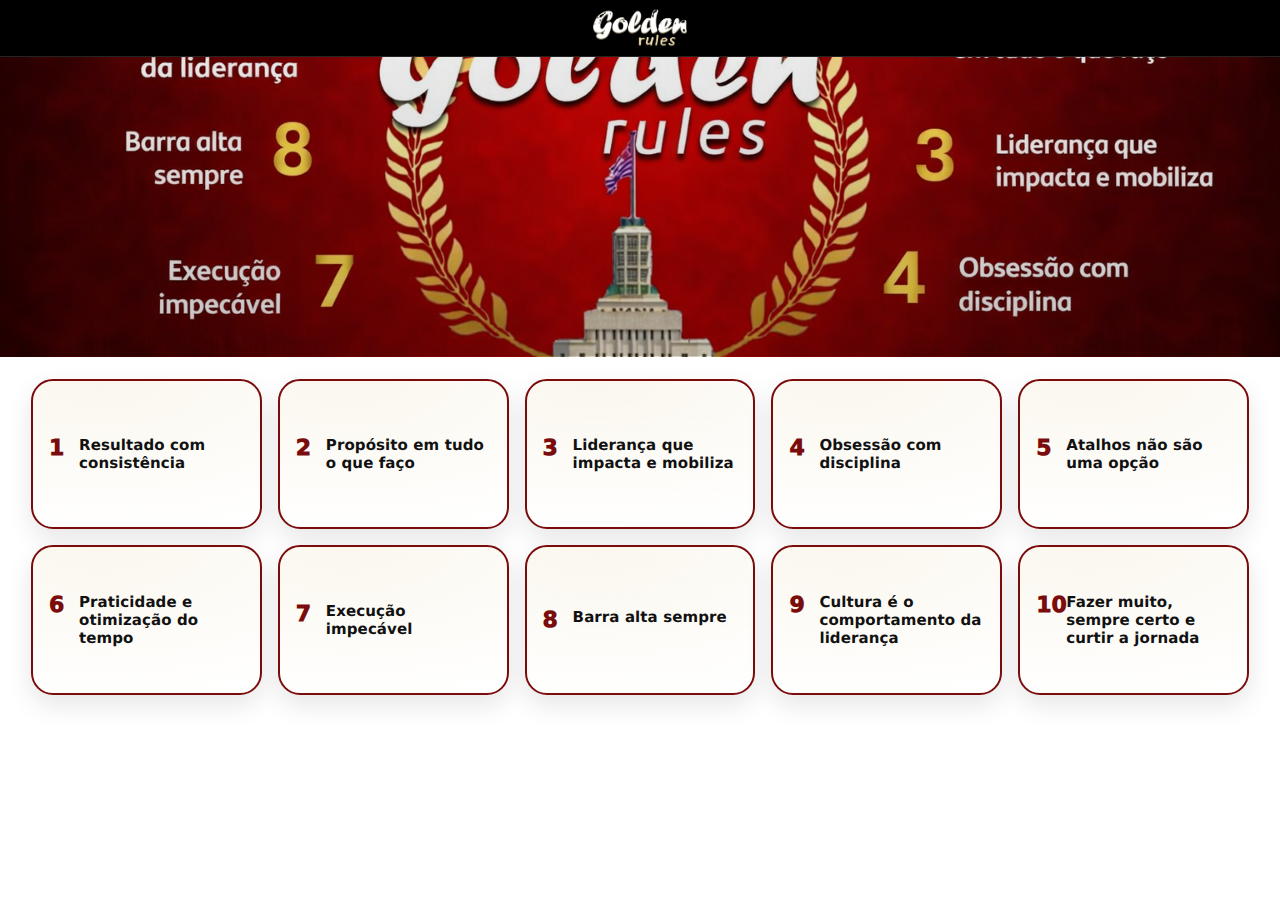
<file: goldenrules.html>
<!doctype html>
<html lang="pt-br">
<head>
<meta charset="utf-8" />
<meta name="viewport" content="width=device-width,initial-scale=1" />
<title>Golden Rules</title>

<style>
  :root{
    /* FUNDO BRANCO */
    --bg:#ffffff;

    --gold:#d6b25b;
    --gold-2:#f0d58a;

    --text:#111111;
    --muted: rgba(0,0,0,.68);

    /* CARD */
    --card: rgba(255,255,255,.96);
    --stroke-darkred: #7a0c0c; /* ✅ contorno vermelho escuro */

    --radius: 22px;
    --shadow: 0 10px 26px rgba(0,0,0,.10);

    --max: 1250px;

    /* ✅ altura fixa padrão do card */
    --cardH: 150px;
  }

  *{ box-sizing:border-box; }

  body{
    margin:0;
    font-family: ui-sans-serif, system-ui, -apple-system, Segoe UI, Roboto, Arial, "Noto Sans", "Liberation Sans", sans-serif;
    color: var(--text);
    background: var(--bg);
    overflow-x:hidden;
    -webkit-font-smoothing: antialiased;
    text-rendering: geometricPrecision;
  }

  /* ✅ Top (AGORA PRETO COM TEXTO BRANCO) */
  .topbar{
    position: sticky;
    top:0;
    z-index: 10;
    background: #000; /* ✅ fundo preto */
    border-bottom: 1px solid rgba(255,255,255,.14);
    backdrop-filter: none; /* ✅ remove blur */
  }
  
  .topbar-inner{
  display: flex;
  align-items: center;      /* centraliza vertical */
  justify-content: center;  /* centraliza horizontal */
  height: 56px;             /* altura do header */
  padding: 0 16px;
  }

  /* ✅ Hero (capa) SEM BRANQUICADO */
  .hero{
    height: 300px;
    position: relative;
    overflow: hidden;
    background: url("D3B290D2-3975-4DA8-A876-744F0B243380.png");
    background-position:center;
    background-size:cover;
    border-bottom: 1px solid rgba(0,0,0,.06);
  }

  /* ✅ overlay escuro leve (não “lava” a imagem) */
  .hero::after{
    content:"";
    position:absolute;
    inset:0;
    background: linear-gradient(180deg, rgba(0,0,0,.08), rgba(0,0,0,.22));
    pointer-events:none;
  }

  @media (max-width: 720px){
    .hero{ height: 220px; }
  }

  .wrap{
    max-width: var(--max);
    margin: 0 auto;
    padding: 22px 16px 56px;
  }

  /* GRID RESPONSIVO:
     - mobile: 2
     - depois: 3, 4
     - desktop: 5
  */
  .grid{
    display:grid;
    grid-template-columns: repeat(5, 1fr);
    gap: 16px;
  }
  @media (max-width: 1200px){
    .grid{ grid-template-columns: repeat(4, 1fr); }
  }
  @media (max-width: 980px){
    .grid{ grid-template-columns: repeat(3, 1fr); }
  }
  @media (max-width: 680px){
    .grid{ grid-template-columns: repeat(2, 1fr); }
  }

  /* ✅ Card (altura igual + sem espaço vazio) */
  .card{
    height: var(--cardH);
    border-radius: var(--radius);
    background:
      radial-gradient(600px 260px at 30% 0%, rgba(214,178,91,.10), transparent 60%),
      linear-gradient(180deg, rgba(255,255,255,.98), rgba(255,255,255,.94));
    border: 2px solid var(--stroke-darkred); /* ✅ vermelho escuro */
    box-shadow: var(--shadow);
    padding: 16px;
    cursor:pointer;
    transition: transform .15s ease, box-shadow .15s ease, border-color .15s ease;
    outline: none;
    user-select:none;

    display:flex;
    flex-direction:column;

    /* ✅ elimina o “vazio” e centraliza o conteúdo */
    justify-content:center;
    gap: 10px;

    overflow:hidden;
  }
  .card:hover{
    transform: translateY(-2px);
    box-shadow: 0 14px 32px rgba(0,0,0,.14);
    border-color: #5f0a0a;
  }

  /* ✅ Cabeçalho (número + título) */
  .head{
    display:flex;
    align-items:flex-start;
    gap: 12px;
    margin: 0;
  }

  .n{
    font-weight: 1000;
    color: var(--stroke-darkred); /* ✅ vermelho escuro */
    font-size: 22px;
    line-height:1;
    min-width: 18px;
    margin-top: 2px;
  }

  /* ✅ Título do card: caber bonito e responsivo */
  .title{
    margin:0;
    font-weight: 900;
    letter-spacing: .1px;
    line-height: 1.22;
    color: #111;

    /* ✅ tamanho confortável */
    font-size: 15px;

    /* ✅ estética: limita até 4 linhas, sem “vazio” feio */
    display: -webkit-box;
    -webkit-line-clamp: 4;
    -webkit-box-orient: vertical;
    overflow: hidden;
  }

  /* Ajustes finos por viewport */
  @media (max-width: 1200px){
    :root{ --cardH: 152px; }
  }
  @media (max-width: 980px){
    :root{ --cardH: 154px; }
  }
  @media (max-width: 680px){
    :root{ --cardH: 142px; }
    .card{ padding: 14px; border-radius: 20px; }
    .n{ font-size: 20px; }
    .title{ font-size: 14.5px; -webkit-line-clamp: 4; }
  }

  /* ===== MODAL (mantido) ===== */
  .overlay{
    position: fixed;
    inset: 0;
    background: rgba(0,0,0,.72);
    backdrop-filter: blur(6px);
    display: none;
    align-items: center;
    justify-content: center;
    padding: 18px;
    z-index: 999;
  }
  .overlay.open{ display:flex; }

  .modal{
    width: min(980px, 100%);
    max-height: min(86vh, 860px);
    overflow: auto;
    border-radius: 22px;
    background:
      radial-gradient(700px 320px at 20% 0%, rgba(214,178,91,.12), transparent 60%),
      linear-gradient(180deg, rgba(0,0,0,.62), rgba(0,0,0,.52));
    border: 1px solid rgba(214,178,91,.26);
    box-shadow: 0 18px 60px rgba(0,0,0,.55);
    color: #fff;
  }

  .modal-head{
    position: sticky;
    top: 0;
    background: linear-gradient(180deg, rgba(0,0,0,.78), rgba(0,0,0,.40));
    border-bottom: 1px solid rgba(214,178,91,.16);
    padding: 14px 16px;
    display:flex;
    align-items:flex-start;
    justify-content: space-between;
    gap: 12px;
  }

  .modal-title{
    display:flex;
    gap:12px;
    align-items:flex-start;
  }
  .nbox{
    width: 44px;
    height: 44px;
    border-radius: 14px;
    display:grid;
    place-items:center;
    font-weight: 1000;
    color:#1a0a00;
    background: linear-gradient(135deg, var(--gold-2), var(--gold));
    flex: 0 0 auto;
  }
  .modal-title h2{
    margin:0;
    font-size: 18px;
    line-height: 1.25;
    letter-spacing: .15px;
  }
  .modal-title .small{
    display:block;
    margin-top: 6px;
    color: rgba(255,255,255,.78);
    font-size: 13px;
    line-height: 1.35;
  }

  .close{
    border: 1px solid rgba(214,178,91,.30);
    background: rgba(0,0,0,.25);
    color: #fff;
    width: 42px;
    height: 42px;
    border-radius: 14px;
    cursor:pointer;
    font-size: 18px;
    font-weight: 900;
    display:grid;
    place-items:center;
    transition:.15s ease;
    user-select:none;
  }
  .close:hover{
    transform: translateY(-1px);
    border-color: rgba(214,178,91,.55);
  }

  .modal-body{
    padding: 14px 16px 18px;
  }
  .modal-body p{
    margin: 0 0 10px;
    color: rgba(255,255,255,.92);
    line-height:1.65;
    font-size: 14px;
  }

  .kpy{
    display:inline-flex;
    align-items:center;
    gap:8px;
    margin: 6px 0 14px;
    padding: 8px 10px;
    border-radius: 999px;
    border: 1px solid rgba(214,178,91,.22);
    background: rgba(0,0,0,.22);
    font-size: 12px;
    color: rgba(255,255,255,.88);
    font-weight: 800;
    letter-spacing: .2px;
  }
  .kpy b{ color: var(--gold-2); }

  .subttl{
    margin: 14px 0 8px;
    font-size: 12px;
    letter-spacing: .35px;
    text-transform: uppercase;
    color: var(--gold-2);
    font-weight: 1000;
  }

  .q{
    border: 1px dashed rgba(214,178,91,.28);
    background: rgba(0,0,0,.18);
    border-radius: 14px;
    padding: 10px 10px;
    margin-bottom: 8px;
    color: rgba(255,255,255,.90);
    font-size: 13px;
    line-height: 1.35;
  }
  
  .logo-golden{
  display: block;
  height: auto;
  max-height: 40px;   /* ✅ ALTURA DO CABEÇALHO */
  width: auto;
}
</style>
</head>

<body>

<div class="topbar">
  <div class="topbar-inner">
    <img 
      src="646a811a-e562-4d7e-8b2d-4948001f2750.png"
      alt="Golden Rules"
      class="logo-golden"
    />
  </div>
</div>

  <div class="hero" aria-label="Capa"></div>

  <main class="wrap">
    <div class="grid" id="grid"></div>
  </main>

  <!-- Modal -->
  <div class="overlay" id="overlay" aria-hidden="true">
    <div class="modal" id="modal" role="dialog" aria-modal="true" aria-labelledby="modalH2">
      <div class="modal-head">
        <div class="modal-title">
          <div class="nbox" id="modalN">1</div>
          <div>
            <h2 id="modalH2"></h2>
            <span class="small" id="modalLead"></span>
          </div>
        </div>
        <button class="close" id="btnClose" aria-label="Fechar">×</button>
      </div>
      <div class="modal-body" id="modalBody"></div>
    </div>
  </div>

<script>
  const rules = [
    { n: 1,  title: "Resultado com consistência",                       lead: "Resultado com consistência é primordial.",                                              kpy: "MOB/MOL/BAI",
      paragraphs: [
        "Estamos aqui para entregar o potencial de resultado de São Paulo em todas as dimensões (Lojas, Select, B1 e GIU). Cada Território deve ser uma fonte relevante de geração de negócios, com atuação consistente nos cinco Territórios da Rede SP. Somos sócios em cada um deles.",
        "O resultado é a somatória da entrega de cada um, potencializado pela sinergia e cross sell do Teritório. A entrega tem que ser coletiva. Andar em bloco. A Rede precisa entregar crescimento de dois dígitos. Puxar o resultado do Varejo.",
        "A economia de São Paulo cresceu 5,8% em 2024, acima do PIB nacional (3,4%) e concentra 32% da massa de rendimentos nacional. Único estado do Sudeste a acelerar o ritmo de crescimento. Expansão sustentada por indústria de transformação e serviços.",
        "O estado concentra 32% da massa de rendimentos nacional com 22% da população.",
        "Destaque para a Região Metropolitana de São Paulo que corresponde a 19% da renda total do Brasil com 10% da população e 22,5% do Crédito PF.",
        "O Varejo Total possui 5,7 trilhões de reais de investimentos, sendo que a Região Metropolitana de São Paulo (RMSP) concentra 25%. Isso representa muita oportunidade de negócios em todos as áreas e, obviamente, muita concorrência. Por isso não podemos errar com o cliente.",
        "Entrega de resultado é autonomia e liberdade para tocarmos o nosso negócio do nosso jeito.",
        "Faremos os Business Review consistentemente todo fechamento de mês. Rede com Heads. Heads com Lideres. Lideres com Regionais. Acompanhando evolução da dispersão, produção, evolução de carteira e resultado. Todo mês a gente precisa mudar de patamar."
      ],
      questions: [
        "Onde está a maior oportunidade do seu território hoje?",
        "O que estamos deixando na mesa por falta de processo ou disciplina?",
        "Sua rotina atual realmente produz consistência ou apenas esforço não direcionado?"
      ]
    },

    { n: 2,  title: "Propósito em tudo o que faço",                     lead: "Atuação com propósito: educação e consultoria financeira.",                               kpy: "YourVoice e Turnover",
      paragraphs: [
        "Nós somos vendedores. Mas a nossa atuação e o nosso propósito é educação e consultoria financeira com foco nos clientes.",
        "Estamos aqui para ajudar pessoas e empresas a encontrarem as melhores soluções de crédito e as melhores formas de proteger e rentabilizar seu patrimônio. Isso garante prosperidade no momento certo.",
        "O cliente é o centro e nosso NPS deve estar nos níveis que buscamos alcançar. O time precisa estar engajado no nosso propósito. Para andarmos em bloco."
      ],
      questions: [
        "O cliente sai da interação melhor do que entrou?",
        "Estamos entregando clareza ou complexidade?",
        "Seu time fala de propósito com a mesma força que fala de metas?"
      ]
    },

    { n: 3,  title: "Liderança que impacta e mobiliza",                 lead: "Liderança é uma escolha diária — inspirar, engajar e desenvolver.",                       kpy: "YourVoice e Turnover",
      paragraphs: [
        "Todo negócio é feito de/por pessoas e a liderança é uma escolha diária. E nós escolhemos estar aqui.",
        "Como líderes, conduzimos o time, contratamos certo, preparamos e capacitamos para que todos aproveitem as oportunidades de negócio da Rede.",
        "A liderança deve inspirar, engajar e desenvolver. Contratar certo, orientar certo e manter o time preparado é o que nos permite crescer com consistência.",
        "E lembre-se: Decisões difíceis fazem o futuro mais fácil e líder só mobiliza e engaja com conhecimento/repertório/boa comunicação."
      ],
      questions: [
        "Esse talento é a pessoa certa para o futuro da área, não só para o presente?",
        "O que fiz, como líder, para que essa pessoa pudesse performar melhor essa semana?",
        "Se eu fosse liderado por mim, eu estaria engajado?",
        "Quantas conversas difíceis adiei este mês?",
        "Meu time me vê como referência técnica, cultural e humana ou só como cobrador de metas?"
      ]
    },

    { n: 4,  title: "Obsessão com disciplina",                          lead: "Oriente com clareza, pergunte e acompanhe indicadores — foco em causa, não só efeito.",   kpy: "Aderência ao modelo comercial / Mais Certo",
      paragraphs: [
        "Oriente com clareza, faça perguntas e acompanhe indicadores mensalmente. Comunicação clara evita interpretações equivocadas.",
        "O líder não opera o resultado, ele conduz o processo. E pressão sem orientação não gera resultado sustentável.",
        "Precisamos dominar o processo para liberar o potencial do time e direcionar as ações corretas. Falar, priorizar e orientar a organização garante evolução contínua.",
        "Focar apenas no “efeito” (o resultado que ainda não veio) não resolve o que precisa ser atacado na “causa”. Resultado comercial é engenharia.",
        "Cobrar número pelo número não transforma ninguém. Ensinar o processo transforma o time.",
        "É necessário pensamento crítico para melhorar continuamente e entender onde estão as oportunidades de evolução nos produtos, processos e incentivos, sempre olhando para a entrega do potencial.",
        "Nossa atuação deve priorizar o que precisa ser feito e incentivar o time a falar (speak up) e evoluir de forma consciente.",
        "Business Review todos os meses."
      ],
      questions: [
        "Minha comunicação está clara?",
        "O que da nossa rotina comercial está quebrado hoje e por que ainda não foi corrigido?",
        "Minha comunicação está clara ou gera ruído?",
        "Quais indicadores eu deveria parar de olhar e quais deveria olhar todos os dias?",
        "O time entende o processo ou apenas executa tarefas?"
      ]
    },

    { n: 5,  title: "Atalhos não são uma opção",                        lead: "O que você tolera define o padrão do time — transparência e respeito sempre.",            kpy: "Venda Certa / IQ",
      paragraphs: [
        "O que você tolera define o padrão do time. Com respeito você deve sempre dizer a verdade e ser transparente.",
        "O que você tolera está dizendo para todo o time “eu aceito isso”. Não existe espaço para decisões que prejudiquem o cliente, a operação ou o negócio.",
        "Um negócio é sustentável quando é bom para o cliente, para o profissional e para o acionista. Não tem jeito certo de fazer o errado.",
        "Foque no que gera valor. Use a “capacity” do time no que gera valor.",
        "Confiança do time é essencial para enxergar o que realmente acontece no dia a dia. Se o time não confiar em você, ele não vai te trazer os problemas que você precisa resolver.",
        "E como líderes somos 100% responsáveis pelo que acontece na nossa operação. Acompanhe os números, os outliers. E retroalimente o ecossistema."
      ],
      questions: [
        "Se eu tolerar isso hoje, estou disposto a viver com isso como padrão?",
        "O time realmente confia em mim a ponto de trazer problemas antes que virem crises?",
        "Onde há risco reputacional que não está sendo discutido?",
        "Quais comportamentos eu elogio que não deveria, e quais eu deveria reforçar mais?"
      ]
    },

    { n: 6,  title: "Praticidade e otimização do tempo",                lead: "Foque no que muda o ponteiro — priorize impacto, saúde mental e equilíbrio.",            kpy: "—",
      paragraphs: [
        "Foque no que realmente muda o ponteiro. Nosso tempo é limitado e precisa ser utilizado de forma inteligente, priorizando performance, entregas, saúde mental e equilíbrio.",
        "Seu foco é mobilizar, desenvolver as equipes e colocar a atividade comercial no ritmo planejado.",
        "Use as áreas centrais, os especialistas e staff como suporte para entregar o que é importante.",
        "Automatize atividades com apoio de ferramentas fornecidas pela organização (Dashs, Copilot, ChatGPT Plus etc.).",
        "Se questione todos os dias se esta fazendo o que é importante. Não temos tempo para desperdiçar."
      ],
      questions: [
        "O que eu preciso acelerar?",
        "O que eu preciso parar de fazer imediatamente?",
        "O que preciso começar a fazer que realmente gere impacto?",
        "Quantas das minhas atividades semanais poderiam ser feitas por outra pessoa ou por uma ferramenta?"
      ]
    },

    { n: 7,  title: "Execução impecável",                               lead: "Rapidez com cuidado nos detalhes que importam — excelência vira valor.",                  kpy: "—",
      paragraphs: [
        "Avançar com rapidez, porém sem perder cuidado com os detalhes que importam. É durante o processo que garantiremos qualidade no resultado.",
        "Traduzir complexidade em clareza, pressão em foco e planejamento em resultado.",
        "Não deixar que tudo seja tratado como prioridade e garantir que a prioridade seja traduzida em resultado em impacto real.",
        "Cuide dos detalhes que impactam o cliente. A experiência tem que ser “uau” sempre. Seja o exemplo.",
        "Todas as mudanças feitas não vão gerar valor. A Execução impecável vai."
      ],
      questions: [
        "Que detalhe ignorado hoje pode virar um problema amanhã?",
        "O que na minha execução demonstra excelência e o que revela improviso?",
        "Onde está o gargalo real do processo e por que ele ainda existe?",
        "Estou traduzindo prioridades em entregas ou apenas repassando pressão?",
        "Como eu sei que meu cliente teve uma experiência “uau”?"
      ]
    },

    { n: 8,  title: "Barra alta sempre",                                lead: "Padrão elevado, ambição relevante e repertório constante.",                               kpy: "—",
      paragraphs: [
        "Devemos nos desafiar continuamente, mantendo padrões elevados de atuação e execução. Dado o tamanho do negócio que tocamos, nossa barra precisa seguir a mesma dimensão; nos negócios, ter ambições relevantes.",
        "Modelo de Incentivos ou orçamento não podem ser o balizador; precisamos atuar pelo potencial da praça e ter os concorrentes como parâmetro.",
        "Somos os “CEOs” do Território. Obrigatório dominar o mercado, a concorrência, o potencial de negócio da praça como um todo, os talentos do mercado que podemos contratar.",
        "Enquanto líderes, desenvolver o repertório e estar em constante atualização. Se atualize constantemente e mostre isso para o time. O Exemplo arrasta.",
        "Nossa capacidade de mobilização se dará pela forma humana de conduzir o time mas também pela capacidade e repertório técnico-cultural que formos capazes de compartilhar."
      ],
      questions: [
        "Estou fazendo as provocações certas? O time responde?",
        "O que eu estudei ou aprendi esta semana que me tornou um líder melhor?",
        "Quem são os melhores talentos do mercado que eu deveria estar monitorando?",
        "Meu time acredita que a barra é alta ou que ela é inalcançável?",
        "Em quais temas técnicos eu ainda não sou referência, mas deveria ser?"
      ]
    },

    { n: 9,  title: "Cultura é o comportamento da liderança",           lead: "A cultura se consolida pelo exemplo — ego fica em casa.",                                 kpy: "—",
      paragraphs: [
        "A cultura organizacional se consolida pelo exemplo. A forma como lideramos define, na prática, como a Rede funciona e se desenvolve.",
        "Todos somos um. O ego fica em casa. A cultura é a fundação para todo o resto. Sem cultura forte, não tem entrega de resultado consistente."
      ],
      questions: [
        "Se todos se comportassem como eu me comportei essa semana, onde estaríamos?",
        "Quais comportamentos meus estão reforçando a cultura desejada?",
        "Onde estou criando cultura sem perceber?",
        "Quais mensagens não ditas eu comunico pelo meu comportamento?",
        "Em que momento recente eu coloquei o time acima do meu ego?"
      ]
    },

    { n: 10, title: "Fazer muito, sempre certo e curtir a jornada",     lead: "Excelência com energia positiva — celebrar e evoluir.",                                  kpy: "—",
      paragraphs: [
        "Produzir com excelência, da forma correta e com energia positiva ao longo do caminho fortalece o negócio, o time e a experiência dentro da Rede.",
        "Comemorar os negócios importantes."
      ],
      questions: [
        "Quando foi a última vez que comemorei uma entrega relevante com o time?",
        "O que faço diariamente que inspira o time a “curtir a jornada”?",
        "Trabalho duro ou trabalho inteligente?",
        "Estou operando no modo excelência ou no modo urgência permanente?",
        "Se a jornada não está leve, o que eu posso mudar?"
      ]
    }
  ];

  const grid = document.getElementById("grid");

  /* Cards: apenas número + título (sem lead) */
  grid.innerHTML = rules.map((r, idx) => `
    <article class="card" data-i="${idx}" tabindex="0" role="button" aria-label="Abrir item ${r.n}">
      <div class="head">
        <div class="n">${r.n}</div>
        <h3 class="title">${escapeHtml(r.title)}</h3>
      </div>
    </article>
  `).join("");

  // Modal refs
  const overlay = document.getElementById("overlay");
  const modal = document.getElementById("modal");
  const btnClose = document.getElementById("btnClose");
  const modalN = document.getElementById("modalN");
  const modalH2 = document.getElementById("modalH2");
  const modalLead = document.getElementById("modalLead");
  const modalBody = document.getElementById("modalBody");
  let lastFocusEl = null;

  function openModal(i){
    const r = rules[i];
    if(!r) return;

    lastFocusEl = document.activeElement;

    modal.scrollTop = 0;
    modalBody.scrollTop = 0;

    modalN.textContent = r.n;
    modalH2.textContent = r.title;
    modalLead.textContent = r.lead;

    const kpyHtml = (r.kpy && r.kpy !== "—")
      ? `<div class="kpy"><b>KPY:</b> ${escapeHtml(r.kpy)}</div>`
      : ``;

    const paragraphs = r.paragraphs.map(p => `<p>${escapeHtml(p)}</p>`).join("");
    const questions = r.questions.map(q => `<div class="q">${escapeHtml(q)}</div>`).join("");

    modalBody.innerHTML = `
      ${kpyHtml}
      ${paragraphs}
      <div class="subttl">Perguntas-chave</div>
      ${questions}
    `;

    overlay.classList.add("open");
    overlay.setAttribute("aria-hidden","false");
    document.body.style.overflow = "hidden";

    requestAnimationFrame(()=> { modal.scrollTop = 0; });

    btnClose.focus();
  }

  function closeModal(){
    overlay.classList.remove("open");
    overlay.setAttribute("aria-hidden","true");
    document.body.style.overflow = "";
    modalBody.innerHTML = "";

    if(lastFocusEl && typeof lastFocusEl.focus === "function"){
      lastFocusEl.focus();
    }
  }

  grid.addEventListener("click", (e)=>{
    const card = e.target.closest(".card");
    if(!card) return;
    openModal(Number(card.getAttribute("data-i")));
  });

  grid.addEventListener("keydown", (e)=>{
    if(e.key !== "Enter" && e.key !== " ") return;
    const card = e.target.closest(".card");
    if(!card) return;
    e.preventDefault();
    openModal(Number(card.getAttribute("data-i")));
  });

  btnClose.addEventListener("click", closeModal);

  overlay.addEventListener("click", (e)=>{
    if(e.target === overlay) closeModal();
  });

  document.addEventListener("keydown", (e)=>{
    if(e.key === "Escape" && overlay.classList.contains("open")){
      closeModal();
    }
  });

  function escapeHtml(str){
    return String(str)
      .replaceAll("&","&amp;")
      .replaceAll("<","&lt;")
      .replaceAll(">","&gt;")
      .replaceAll('"',"&quot;")
      .replaceAll("'","&#039;");
  }
</script>
</body>
</html>
</file>
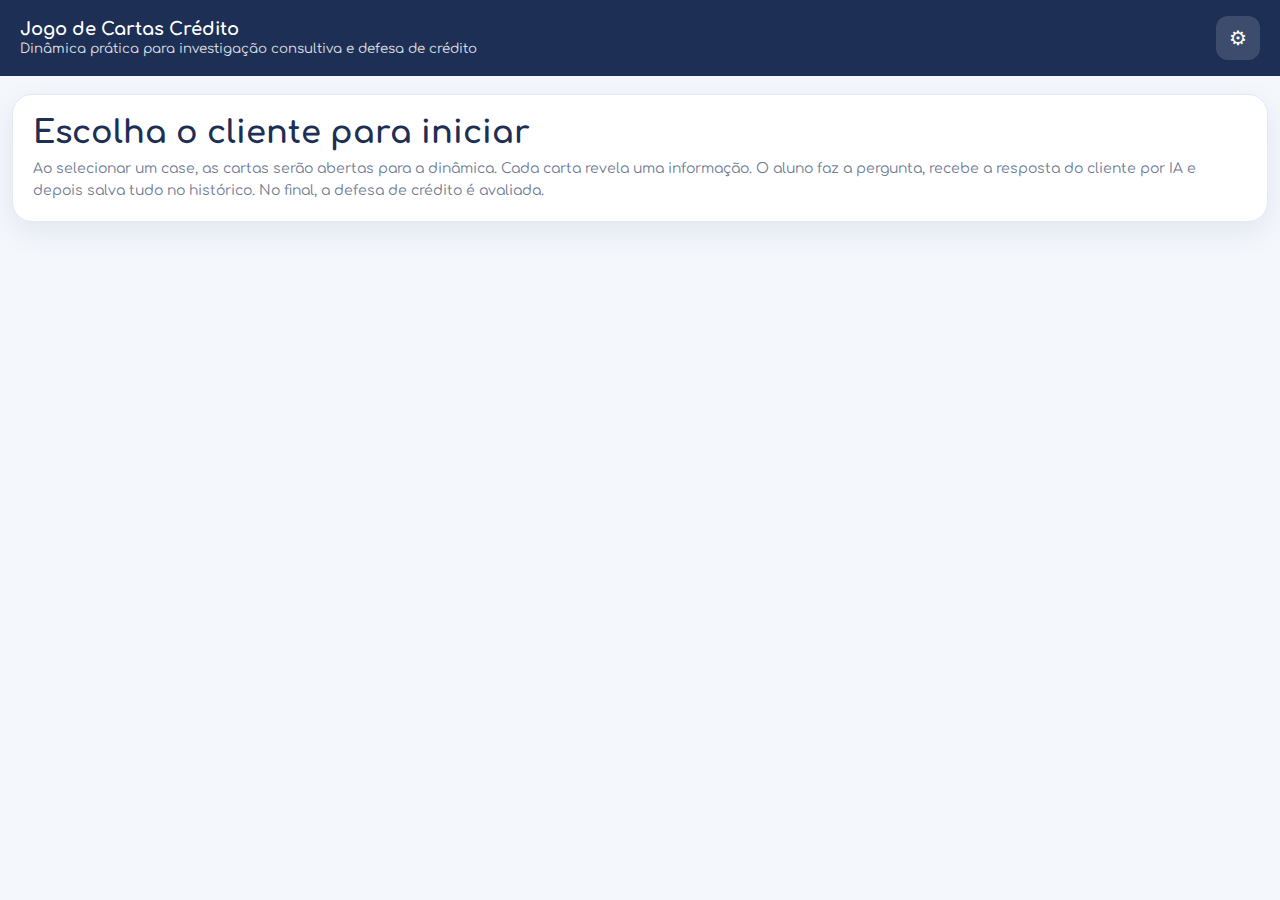
<file: jogodascartas4.html>
<!DOCTYPE html>
<html lang="pt-br">
<head>
  <meta charset="UTF-8">
  <meta name="viewport" content="width=device-width, initial-scale=1.0">
  <title>Jogo de Cartas Crédito</title>
  <link rel="preconnect" href="https://fonts.googleapis.com">
  <link rel="preconnect" href="https://fonts.gstatic.com" crossorigin>
  <link href="https://fonts.googleapis.com/css2?family=Comfortaa:wght@400;500;600;700&display=swap" rel="stylesheet">
  <style>
    * { box-sizing: border-box; }
    :root{
      --bg:#f4f7fc;
      --card:#ffffff;
      --text:#1d2a43;
      --muted:#6f7b93;
      --brand:#1E2F55;
      --accent:#FF6A1A;
      --accent-soft:#ffe4d3;
      --line:#e4eaf4;
      --shadow:0 10px 30px rgba(18, 35, 74, 0.08);
      --radius:20px;
    }
    body {
      margin: 0;
      font-family: 'Comfortaa', sans-serif;
      background: var(--bg);
      color: var(--text);
    }
    .topbar {
      background: var(--brand);
      color: #fff;
      padding: 16px 20px;
      display: flex;
      justify-content: space-between;
      align-items: center;
      gap: 12px;
      position: sticky;
      top: 0;
      z-index: 20;
    }
    .topbar strong { display:block; font-size:18px; }
    .topbar small { opacity:.85; }
    .gear-btn, .btn {
      border: none;
      cursor: pointer;
      font-family: inherit;
      border-radius: 12px;
    }
    .gear-btn {
      width: 44px;
      height: 44px;
      background: rgba(255,255,255,.14);
      color: #fff;
      font-size: 20px;
    }
    .btn {
      padding: 12px 16px;
      font-weight: 700;
    }
    .btn-secondary { background:#eef3fb; color:var(--brand); }
    .btn-primary { background:var(--accent); color:#fff; }
    .btn-dark { background:var(--brand); color:#fff; }

    .page {
      width: min(1400px, calc(100% - 24px));
      margin: 18px auto 28px;
    }
    .box, .case-box, .mini-card, .defense-card, .modal-content {
      background: var(--card);
      border: 1px solid var(--line);
      border-radius: var(--radius);
      box-shadow: var(--shadow);
    }
    .hero, .header-game, .section-box {
      padding: 20px;
    }
    .hero { margin-bottom: 18px; }
    .hero h1, .section-title, .header-game h2 {
      margin: 0 0 8px;
      color: var(--brand);
    }
    .hero p, .muted, .header-game p {
      margin: 0;
      color: var(--muted);
      line-height: 1.55;
      font-size: 14px;
    }

    .hidden { display:none !important; }

    .case-list {
      display:grid;
      grid-template-columns:repeat(3, minmax(0,1fr));
      gap:18px;
    }
    .case-box {
      padding:22px;
      min-height:180px;
      cursor:pointer;
      transition:.2s ease;
    }
    .case-box:hover { transform:translateY(-3px); }
    .case-box small { color:var(--muted); }
    .case-box h3 { margin:8px 0; color:var(--brand); font-size:24px; }
    .case-box p { margin:0; color:var(--muted); font-size:13px; line-height:1.5; }
    .open-text { margin-top:16px; color:var(--accent); font-weight:700; }

    .header-game {
      margin-bottom:18px;
      display:flex;
      justify-content:space-between;
      align-items:flex-start;
      gap:16px;
    }
    .pill {
      background:#edf3ff;
      color:var(--brand);
      border-radius:999px;
      padding:10px 14px;
      font-size:12px;
      font-weight:700;
      display:inline-block;
    }

    .layout {
      display:grid;
      grid-template-columns:minmax(0,1.45fr) minmax(320px,.95fr);
      gap:18px;
      align-items:start;
    }
    .cards-grid {
      display:grid;
      grid-template-columns:repeat(auto-fit, minmax(150px,1fr));
      gap:14px;
    }
    .card-box {
      min-height:220px;
      border:1px solid var(--line);
      border-radius:20px;
      overflow:hidden;
      box-shadow: var(--shadow);
      background:#fff;
    }
    .card-front {
      background:
        linear-gradient(180deg, rgba(30,47,85,.22), rgba(30,47,85,.82)),
        url('card.png') center/cover no-repeat;
      color:#fff;
      padding:16px;
      min-height:220px;
      display:flex;
      flex-direction:column;
      justify-content:space-between;
    }
    .badge {
      display:inline-block;
      background:rgba(255,255,255,.18);
      border-radius:999px;
      padding:7px 10px;
      font-size:11px;
      font-weight:700;
      margin-bottom:12px;
    }
    .card-front strong {
      font-size:18px;
      display:block;
      margin-bottom:8px;
    }
    .card-front p {
      margin:0;
      font-size:12px;
      line-height:1.55;
      opacity:.95;
    }
    .card-open-btn {
      border:none;
      background:#fff;
      color:var(--brand);
      font-weight:700;
      font-family:inherit;
      padding:12px;
      border-radius:12px;
      cursor:pointer;
    }

    .history-list {
      display:flex;
      flex-direction:column;
      gap:14px;
      max-height:72vh;
      overflow:auto;
      padding-right:4px;
    }
    .history-empty {
      background:#f8fbff;
      border:1px dashed #d6deed;
      border-radius:18px;
      padding:18px;
      text-align:center;
      color:var(--muted);
      line-height:1.6;
      font-size:13px;
    }
    .mini-card {
      padding:14px;
      background:#f8fbff;
    }
    .mini-card .tag {
      display:inline-block;
      background:var(--accent-soft);
      color:#9a470b;
      border-radius:999px;
      padding:7px 10px;
      font-size:11px;
      font-weight:700;
      margin-bottom:10px;
    }
    .mini-card h4 {
      margin:0 0 10px;
      color:var(--brand);
      font-size:13px;
      line-height:1.5;
    }
    .mini-card p {
      margin:0 0 8px;
      font-size:12px;
      line-height:1.6;
      color:#46516a;
      white-space: pre-wrap;
    }

    .defense-panel { margin-top:18px; }
    .defense-grid {
      display:grid;
      grid-template-columns:repeat(2, minmax(0,1fr));
      gap:14px;
    }
    .defense-card {
      padding:12px;
      background:#fafcff;
    }
    .defense-card h4 {
      margin:0 0 8px;
      color:var(--brand);
      font-size:14px;
    }
    .defense-card textarea {
      width:100%;
      min-height:120px;
      border:1px solid #dce4f2;
      border-radius:12px;
      padding:12px;
      font:inherit;
      font-size:13px;
      resize:vertical;
      outline:none;
    }
    .defense-actions {
      display:flex;
      justify-content:flex-end;
      gap:10px;
      margin-top:16px;
      flex-wrap:wrap;
    }
    .footer-note {
      margin-top:10px;
      font-size:12px;
      color:var(--muted);
      line-height:1.6;
    }

    .modal {
      position:fixed;
      inset:0;
      background:rgba(10,19,36,.58);
      display:none;
      align-items:center;
      justify-content:center;
      padding:18px;
      z-index:50;
    }
    .modal.show { display:flex; }
    .modal-content {
      width:min(980px, 100%);
      max-height:88vh;
      overflow:auto;
      background:#fff;
    }
    .modal-head {
      display:flex;
      justify-content:space-between;
      align-items:center;
      padding:18px 20px;
      border-bottom:1px solid var(--line);
      position:sticky;
      top:0;
      background:#fff;
      z-index:2;
    }
    .modal-head h3 {
      margin:0;
      color:var(--brand);
    }
    .modal-body { padding:18px 20px 22px; }

    .field {
      display:flex;
      flex-direction:column;
      gap:6px;
      margin-bottom:12px;
    }
    .field label {
      font-size:11px;
      color:var(--muted);
      font-weight:700;
    }
    .field input, .field textarea {
      width:100%;
      border:1px solid #dce4f2;
      border-radius:12px;
      padding:10px 12px;
      font:inherit;
      font-size:12px;
      color:var(--text);
      resize:vertical;
      outline:none;
    }
    .field textarea { min-height:88px; }

    .card-modal-grid {
      display:grid;
      grid-template-columns: minmax(0, 1fr);
      gap:14px;
    }
    .info-box {
      background:#f7f9fe;
      border:1px solid #e8eef8;
      border-radius:14px;
      padding:12px;
      font-size:13px;
      line-height:1.6;
      color:#43506a;
    }
    .response-box {
      background:#fff8f2;
      border:1px solid #ffe1cc;
      border-radius:14px;
      padding:12px;
      color:#7f4a1f;
      font-size:13px;
      line-height:1.6;
      white-space:pre-wrap;
      min-height:72px;
    }
    .modal-actions {
      display:flex;
      gap:10px;
      flex-wrap:wrap;
      justify-content:flex-end;
      margin-top:8px;
    }
    .feedback-grid {
      display:grid;
      grid-template-columns:repeat(2, minmax(0,1fr));
      gap:14px;
    }
    .feedback-item {
      background:#f9fbff;
      border:1px solid #e3eaf6;
      border-radius:18px;
      padding:14px;
    }
    .feedback-item h4 {
      margin:0 0 10px;
      color:var(--brand);
      font-size:14px;
    }
    .feedback-item p, .feedback-item ul {
      margin:0;
      color:#445069;
      font-size:13px;
      line-height:1.7;
      white-space:pre-wrap;
    }
    .feedback-item ul { padding-left:18px; }
    .status {
      margin-top:10px;
      font-size:12px;
      color:var(--muted);
    }

    @media (max-width: 980px) {
      .case-list, .layout, .defense-grid, .feedback-grid { grid-template-columns:1fr; }
      .header-game { flex-direction:column; }
      .history-list { max-height:none; }
    }
    @media (max-width: 620px) {
      .page { width:min(100% - 16px, 1400px); margin:12px auto 24px; }
      .hero, .section-box, .header-game { padding:16px; }
      .cards-grid { grid-template-columns:repeat(2, minmax(0,1fr)); }
      .case-box { min-height:160px; }
    }
  </style>
</head>
<body>
  <div class="topbar">
    <div>
      <strong>Jogo de Cartas Crédito</strong>
      <small>Dinâmica prática para investigação consultiva e defesa de crédito</small>
    </div>
    <button class="gear-btn" id="openConfigBtn" type="button">⚙</button>
  </div>

  <main class="page">
    <section id="homeScreen">
      <div class="hero box">
        <h1>Escolha o cliente para iniciar</h1>
        <p>Ao selecionar um case, as cartas serão abertas para a dinâmica. Cada carta revela uma informação. O aluno faz a pergunta, recebe a resposta do cliente por IA e depois salva tudo no histórico. No final, a defesa de crédito é avaliada.</p>
      </div>
      <div class="case-list" id="caseList"></div>
    </section>

    <section id="gameScreen" class="hidden">
      <div class="header-game box">
        <div>
          <h2 id="gameTitle">Case</h2>
          <p id="gameSubtitle"></p>
        </div>
        <div style="display:flex; gap:10px; flex-wrap:wrap;">
          <span class="pill" id="progressPill">0 de 0 cartas concluídas</span>
          <button class="btn btn-secondary" id="backBtn" type="button">Trocar case</button>
        </div>
      </div>

      <div class="layout">
        <div>
          <div class="section-box box">
            <h3 class="section-title">Cartas da dinâmica</h3>
            <p class="muted">Clique em um card para abrir o modal, fazer a pergunta e receber a resposta do cliente.</p>
            <div class="cards-grid" id="cardsGrid"></div>
          </div>

          <div class="section-box box defense-panel hidden" id="defensePanel">
            <h3 class="section-title">Defesa de crédito</h3>
            <p class="muted">Após concluir todas as cartas, preencha a defesa em blocos e faça a avaliação final.</p>
            <div class="defense-grid" id="defenseGrid"></div>
            <div class="defense-actions">
              <button class="btn btn-secondary" type="button" id="clearDefenseBtn">Limpar defesa</button>
              <button class="btn btn-primary" type="button" id="evaluateBtn">Avaliar defesa</button>
            </div>
            <div class="footer-note">Se a chave da OpenAI não for informada, o sistema usa respostas locais simples para não travar a aula.</div>
          </div>
        </div>

        <aside class="section-box box">
          <h3 class="section-title">Histórico da investigação</h3>
          <p class="muted">Cada card salvo vai para cá com a informação revelada, nome do aluno, pergunta e resposta.</p>
          <div class="history-list" id="historyList">
            <div class="history-empty">Nenhuma carta respondida ainda.<br>Abra um card para começar a dinâmica.</div>
          </div>
        </aside>
      </div>
    </section>
  </main>

  <div class="modal" id="configModal">
    <div class="modal-content">
      <div class="modal-head">
        <h3>Configuração da IA</h3>
        <button class="gear-btn" id="closeConfigBtn" type="button" style="background:#eef3fb;color:#1E2F55;">✕</button>
      </div>
      <div class="modal-body">
        <div class="field">
          <label for="apiKeyInput">Chave da OpenAI</label>
          <input id="apiKeyInput" type="password" placeholder="Cole sua chave aqui">
        </div>
        <div class="field">
          <label for="modelInput">Modelo</label>
          <input id="modelInput" type="text" value="gpt-4.1-mini">
        </div>
        <button class="btn btn-primary" type="button" id="saveConfigBtn">Salvar configuração</button>
        <div class="status" id="configStatus">A chave fica salva apenas no navegador desta máquina.</div>
      </div>
    </div>
  </div>

  <div class="modal" id="cardModal">
    <div class="modal-content">
      <div class="modal-head">
        <h3 id="cardModalTitle">Card</h3>
        <button class="gear-btn" id="closeCardModalBtn" type="button" style="background:#eef3fb;color:#1E2F55;">✕</button>
      </div>
      <div class="modal-body">
        <div class="card-modal-grid">
          <div>
            <div class="field">
              <label>Informação revelada</label>
              <div class="info-box" id="cardInfoBox"></div>
            </div>
            <div class="field">
              <label for="studentNameInput">Nome do aluno</label>
              <input id="studentNameInput" type="text" placeholder="Digite o nome">
            </div>
            <div class="field">
              <label for="questionInput">Pergunta do aluno</label>
              <textarea id="questionInput" placeholder="Escreva a pergunta"></textarea>
            </div>
            <div class="modal-actions">
              <button class="btn btn-secondary" type="button" id="closeQuestionBtn">Fechar</button>
              <button class="btn btn-dark" type="button" id="askAiBtn">Perguntar ao cliente</button>
            </div>
          </div>

          <div>
            <div class="field">
              <label>Resposta do cliente</label>
              <div class="response-box" id="responseBox">A resposta aparecerá aqui depois da pergunta.</div>
            </div>
            <div class="modal-actions">
              <button class="btn btn-primary" type="button" id="saveCardBtn">Salvar no histórico</button>
            </div>
            <div class="status" id="cardStatus"></div>
          </div>
        </div>
      </div>
    </div>
  </div>

  <div class="modal" id="feedbackModal">
    <div class="modal-content">
      <div class="modal-head">
        <h3>Avaliação da defesa</h3>
        <button class="gear-btn" id="closeFeedbackBtn" type="button" style="background:#eef3fb;color:#1E2F55;">✕</button>
      </div>
      <div class="modal-body">
        <div class="feedback-grid" id="feedbackGrid"></div>
      </div>
    </div>
  </div>

  <script>
    (function () {
      const CASES = {
        marcos: {
          nome: "Marcos",
          resumo: "Empresário, cliente antigo, busca R$ 400 mil para abrir uma nova frente da empresa voltada a projetos estruturais.",
          cards: [
            "Marcos tem 45 anos e é empresário/engenheiro.",
            "Cliente desde 09/2000.",
            "Possui empresa de ferramentaria.",
            "É casado e tem 2 filhos.",
            "Renda mensal de R$ 37 mil.",
            "Despesas mensais de R$ 21 mil.",
            "Declaração de IR completa.",
            "Contribui com INSS.",
            "Perfil de investidor conservador.",
            "Conta PJ concentrada na concorrência.",
            "Sem restrições no CPF.",
            "Cartão com limite de R$ 70 mil, sendo R$ 45 mil em utilização.",
            "Cheque especial de R$ 25 mil, com uso dentro dos 10 dias sem juros.",
            "Investimentos de R$ 525 mil em renda fixa no B7 Bank.",
            "Possui R$ 270 mil em previdência na concorrência.",
            "Tem 1 HR-V financiado (R$ 90 mil) no B7 Bank.",
            "Tem 1 casa quitada na Zona Sul de São Paulo avaliada em R$ 1,3 milhão.",
            "Gosta de viajar com a família.",
            "Pratica esportes radicais.",
            "Deseja R$ 400 mil de crédito para abrir uma nova frente da empresa de engenharia voltada para projetos estruturais."
          ]
        },
        angelica: {
          nome: "Angélica",
          resumo: "Médica, cliente nova, precisa organizar a vida financeira, construir patrimônio e melhorar o uso do crédito.",
          cards: [
            "Angélica tem 35 anos e é médica.",
            "Cliente desde 10/2024.",
            "É solteira.",
            "Tem 1 golden retriever.",
            "Não tem filhos, mas ajuda os pais com despesas da casa.",
            "Renda mensal de R$ 27 mil.",
            "Despesas mensais de R$ 12 mil.",
            "Declaração de IR simplificada.",
            "Perfil de investidor ainda não preenchido.",
            "Sem restrições no CPF.",
            "Cartão com limite de R$ 70 mil, com R$ 65 mil em utilização.",
            "No sistema, há recorrência no parcelamento da fatura.",
            "Cheque especial de R$ 10 mil com uso integral acima de 10 dias.",
            "Tem R$ 20 mil na poupança no B7 Bank.",
            "Comprou o primeiro imóvel financiado no concorrente.",
            "O imóvel está em fase de reforma.",
            "Gosta de shows.",
            "Gosta de gastronomia.",
            "Necessidades: construção de patrimônio, organização do crédito e investimentos pessoais."
          ]
        },
        joaquim: {
          nome: "Joaquim",
          resumo: "Administrador com patrimônio relevante, projetos familiares e de construção, além de forte oportunidade de planejamento patrimonial.",
          cards: [
            "Joaquim tem 62 anos e é administrador.",
            "Tem uma empresa de fabricação de resinas plásticas.",
            "Cliente desde 05/2022.",
            "É casado.",
            "Tem 3 filhos.",
            "Renda mensal real de R$ 55 mil.",
            "Despesas mensais de R$ 26 mil.",
            "Declaração de IR completa.",
            "Perfil de investidor conservador.",
            "Sem restrições no CPF.",
            "Cartão com limite de R$ 52 mil, sendo R$ 24 mil em utilização.",
            "Cheque especial de R$ 40 mil sem uso.",
            "Tem R$ 150 mil em fundo DI com liquidez.",
            "Possui R$ 1,6 milhão em previdência na concorrência.",
            "Possui R$ 480 mil em renda fixa na concorrência.",
            "Tem um apartamento quitado na Mooca avaliado em R$ 700 mil que gera renda de aluguel.",
            "Tem um sobrado quitado em Santo André avaliado em R$ 1,2 milhão, onde mora com a família.",
            "Comprou um terreno em condomínio fechado em Indaiatuba.",
            "Pretende construir em até 2 anos, com custo estimado entre R$ 1,5 milhão e R$ 2 milhões.",
            "Tem 1 SUV e 1 moto.",
            "Gosta de pescar em alto mar com amigos.",
            "Gosta de passar tempo com os netos.",
            "Projetos: viagem de 40 anos de casados, levar a neta Maria Vitória para a Disney aos 5 anos e construir a casa em Indaiatuba."
          ]
        }
      };

      const defenseFields = [
        { key: "objetivo", label: "Objetivo do crédito" },
        { key: "capacidade", label: "Capacidade de pagamento" },
        { key: "relacao", label: "Relação PF / PJ / CLT" },
        { key: "garantias", label: "Garantias e patrimônio" },
        { key: "pontos", label: "Pontos de atenção" },
        { key: "recomendacao", label: "Recomendação final" },
        { key: "linha", label: "Sugestão de linha de crédito" },
        { key: "hipotese", label: "Hipótese do gerente / visão final" }
      ];

      let currentCaseKey = null;
      let answeredCards = [];
      let openAiKey = localStorage.getItem("jc_credito_openai_key") || "";
      let openAiModel = localStorage.getItem("jc_credito_openai_model") || "gpt-4.1-mini";
      let activeCardIndex = null;
      let activeCardResponse = "";

      const $ = (selector) => document.querySelector(selector);
      const escapeHtml = (str) => String(str)
        .replace(/&/g, "&amp;")
        .replace(/</g, "&lt;")
        .replace(/>/g, "&gt;")
        .replace(/"/g, "&quot;")
        .replace(/'/g, "&#039;");

      const caseList = $("#caseList");
      const homeScreen = $("#homeScreen");
      const gameScreen = $("#gameScreen");
      const gameTitle = $("#gameTitle");
      const gameSubtitle = $("#gameSubtitle");
      const cardsGrid = $("#cardsGrid");
      const historyList = $("#historyList");
      const defenseGrid = $("#defenseGrid");
      const defensePanel = $("#defensePanel");
      const progressPill = $("#progressPill");
      const feedbackGrid = $("#feedbackGrid");

      const configModal = $("#configModal");
      const cardModal = $("#cardModal");
      const feedbackModal = $("#feedbackModal");

      function showHome() {
        homeScreen.classList.remove("hidden");
        gameScreen.classList.add("hidden");
      }

      function showGame() {
        homeScreen.classList.add("hidden");
        gameScreen.classList.remove("hidden");
      }

      function openModal(modal) { modal.classList.add("show"); }
      function closeModal(modal) { modal.classList.remove("show"); }

      function renderCaseList() {
        caseList.innerHTML = "";
        Object.keys(CASES).forEach((key, index) => {
          const item = CASES[key];
          const box = document.createElement("div");
          box.className = "case-box";
          box.innerHTML = `
            <small>Case ${index + 1}</small>
            <h3>${escapeHtml(item.nome)}</h3>
            <p>${escapeHtml(item.resumo)}</p>
            <div class="open-text">Iniciar dinâmica</div>
          `;
          box.addEventListener("click", () => startCase(key));
          caseList.appendChild(box);
        });
      }

      function startCase(caseKey) {
        currentCaseKey = caseKey;
        answeredCards = [];
        activeCardIndex = null;
        activeCardResponse = "";
        const item = CASES[caseKey];
        gameTitle.textContent = "Case — " + item.nome;
        gameSubtitle.textContent = item.resumo;
        renderCards();
        renderHistory();
        renderDefense();
        updateProgress();
        defensePanel.classList.add("hidden");
        showGame();
        window.scrollTo({ top: 0, behavior: "smooth" });
      }

      function renderCards() {
        cardsGrid.innerHTML = "";
        CASES[currentCaseKey].cards.forEach((info, index) => {
          const alreadySaved = answeredCards.some(item => item.card === index + 1);
          if (alreadySaved) return;

          const wrap = document.createElement("div");
          wrap.className = "card-box";
          wrap.innerHTML = `
            <div class="card-front">
              <div>
                <span class="badge">Card ${index + 1}</span>
                <strong>Vire a carta</strong>
                <p>Abra o modal, faça a pergunta e receba a resposta do cliente.</p>
              </div>
              <button class="card-open-btn" type="button">Abrir card</button>
            </div>
          `;
          wrap.querySelector(".card-open-btn").addEventListener("click", () => openCardModal(index));
          cardsGrid.appendChild(wrap);
        });
      }

      function openCardModal(index) {
        activeCardIndex = index;
        activeCardResponse = "";
        const info = CASES[currentCaseKey].cards[index];
        $("#cardModalTitle").textContent = "Card " + (index + 1);
        $("#cardInfoBox").textContent = info;
        $("#studentNameInput").value = "";
        $("#questionInput").value = "";
        $("#responseBox").textContent = "A resposta aparecerá aqui depois da pergunta.";
        $("#cardStatus").textContent = "";
        openModal(cardModal);
      }

      function renderHistory() {
        historyList.innerHTML = "";
        if (answeredCards.length === 0) {
          historyList.innerHTML = `<div class="history-empty">Nenhuma carta respondida ainda.<br>Abra um card para começar a dinâmica.</div>`;
          return;
        }

        answeredCards.forEach(item => {
          const mini = document.createElement("div");
          mini.className = "mini-card";
          mini.innerHTML = `
            <div class="tag">Card ${item.card}</div>
            <h4>${escapeHtml(item.info)}</h4>
            <p><strong>Aluno:</strong> ${escapeHtml(item.student)}</p>
            <p><strong>Pergunta:</strong> ${escapeHtml(item.question)}</p>
            <p><strong>Resposta:</strong> ${escapeHtml(item.answer)}</p>
          `;
          historyList.appendChild(mini);
        });
      }

      function renderDefense() {
  defenseGrid.innerHTML = `
    <div class="defense-card" style="grid-column:1/-1;">
      <h4>Defesa de Crédito</h4>
      <textarea id="defense-text" placeholder="Faça aqui a defesa de crédito completa"></textarea>
    </div>
  `;
}</h4>
            <textarea id="defense-${field.key}" placeholder="Escreva aqui"></textarea>
          `;
          defenseGrid.appendChild(card);
        });
      }

      function collectDefense() {
        const result = {};
        defenseFields.forEach(field => {
          const el = document.getElementById("defense-" + field.key);
          result[field.key] = el ? el.value.trim() : "";
        });
        return result;
      }

      function clearDefense() {
        defenseFields.forEach(field => {
          const el = document.getElementById("defense-" + field.key);
          if (el) el.value = "";
        });
      }

      function updateProgress() {
        const total = currentCaseKey ? CASES[currentCaseKey].cards.length : 0;
        progressPill.textContent = answeredCards.length + " de " + total + " cartas concluídas";
      }

      function buildConversationHistory() {
        if (!answeredCards.length) return "Ainda não houve perguntas anteriores.";
        return answeredCards.map(item =>
          `Card ${item.card}\nInformação revelada: ${item.info}\nPergunta do aluno: ${item.question}\nResposta do cliente: ${item.answer}`
        ).join("\n\n");
      }

      function localClientAnswer(caseKey, info, question) {
        const q = question.toLowerCase();

        if (caseKey === "marcos") {
          if (q.includes("renda")) return "Minha renda vem basicamente da minha retirada mensal da empresa. Ela costuma ser estável.";
          if (q.includes("pj") || q.includes("concorr")) return "Minha conta PJ ficou no outro banco mais por costume e relacionamento antigo.";
          if (q.includes("400") || q.includes("crédito") || q.includes("projeto")) return "Quero esse crédito para estruturar uma nova frente focada em projetos estruturais, porque surgiu uma oportunidade real de expansão.";
          if (q.includes("garantia") || q.includes("imóvel")) return "Tenho a casa quitada e um bom patrimônio, mas gostaria de entender a melhor estrutura antes de oferecer algo em garantia.";
          return "Posso te explicar melhor esse ponto. Meu objetivo é crescer a operação sem desorganizar meu fluxo financeiro.";
        }

        if (caseKey === "angelica") {
          if (q.includes("cartão") || q.includes("fatura")) return "Tenho usado bastante o cartão e acabei parcelando algumas faturas por causa da reforma e de gastos do dia a dia.";
          if (q.includes("pais")) return "Ajudo meus pais mensalmente, então isso pesa um pouco no meu orçamento.";
          if (q.includes("imóvel") || q.includes("reforma")) return "Comprei meu primeiro imóvel e ainda estou na fase de reforma, então meu caixa ficou apertado.";
          if (q.includes("invest") || q.includes("poupança")) return "Ainda não organizei meus investimentos direito. Deixei esse valor parado na poupança mesmo.";
          return "Hoje eu sinto que preciso organizar melhor meu dinheiro e reduzir esse aperto do crédito.";
        }

        if (caseKey === "joaquim") {
          if (q.includes("indaiatuba") || q.includes("casa") || q.includes("constru")) return "Quero construir em Indaiatuba nos próximos dois anos, mas sem mexer de forma desorganizada no meu patrimônio.";
          if (q.includes("previd") || q.includes("concorr")) return "Tenho bastante recurso em outra instituição porque fui concentrando isso lá ao longo do tempo.";
          if (q.includes("renda")) return "Minha renda real é maior do que aparece em alguns sistemas, porque parte vem da empresa e parte de outras fontes.";
          if (q.includes("fam") || q.includes("filh") || q.includes("net")) return "Tenho uma relação muito próxima com a família e também penso bastante em planejamento para o futuro deles.";
          return "Meu foco é organizar patrimônio, projetos familiares e tomar boas decisões sem perder liquidez desnecessariamente.";
        }

        return "Posso detalhar melhor esse ponto. Quero entender a melhor estrutura para seguir com segurança.";
      }

      function buildAskPrompt(question, info) {
        const caseData = CASES[currentCaseKey];
        return `
Você é o cliente do case abaixo. Responda como o próprio cliente, em português do Brasil, de forma natural, objetiva e coerente com o perfil apresentado. Não invente fatos absurdos. Pode complementar com nuances plausíveis, desde que consistentes com o caso. Responda em no máximo 5 frases.

CLIENTE:
${caseData.nome}

RESUMO DO CASE:
${caseData.resumo}

INFORMAÇÃO DA CARTA ABERTA:
${info}

HISTÓRICO ANTERIOR DA CONVERSA:
${buildConversationHistory()}

PERGUNTA DO ALUNO:
${question}
`;
      }

      async function askAiForCard() {
        if (activeCardIndex === null) return;

        const student = $("#studentNameInput").value.trim();
        const question = $("#questionInput").value.trim();
        const info = CASES[currentCaseKey].cards[activeCardIndex];

        if (!student || !question) {
          alert("Preencha o nome do aluno e a pergunta antes de consultar a resposta.");
          return;
        }

        const btn = $("#askAiBtn");
        const original = btn.textContent;
        btn.textContent = "Respondendo...";
        btn.disabled = true;
        $("#cardStatus").textContent = "";

        try {
          let answer = "";

          if (openAiKey) {
            const response = await fetch("https://api.openai.com/v1/responses", {
              method: "POST",
              headers: {
                "Content-Type": "application/json",
                "Authorization": "Bearer " + openAiKey
              },
              body: JSON.stringify({
                model: openAiModel || "gpt-4.1-mini",
                input: buildAskPrompt(question, info)
              })
            });

            if (!response.ok) throw new Error("Falha na API: " + response.status);
            const data = await response.json();
            answer = extractResponseText(data).trim();
          } else {
            answer = localClientAnswer(currentCaseKey, info, question);
          }

          activeCardResponse = answer || localClientAnswer(currentCaseKey, info, question);
          $("#responseBox").textContent = activeCardResponse;
          $("#cardStatus").textContent = "Resposta gerada. Agora você pode salvar no histórico.";
        } catch (error) {
          console.error(error);
          activeCardResponse = localClientAnswer(currentCaseKey, info, question);
          $("#responseBox").textContent = activeCardResponse;
          $("#cardStatus").textContent = "A IA não respondeu. Foi usado um retorno local para seguir a dinâmica.";
        } finally {
          btn.textContent = original;
          btn.disabled = false;
        }
      }

      function saveCardToHistory() {
        if (activeCardIndex === null) return;

        const student = $("#studentNameInput").value.trim();
        const question = $("#questionInput").value.trim();
        const info = CASES[currentCaseKey].cards[activeCardIndex];

        if (!student || !question) {
          alert("Preencha o nome do aluno e a pergunta antes de salvar.");
          return;
        }
        if (!activeCardResponse) {
          alert("Gere primeiro a resposta do cliente antes de salvar.");
          return;
        }

        answeredCards.push({
          card: activeCardIndex + 1,
          info,
          student,
          question,
          answer: activeCardResponse
        });

        renderHistory();
        renderCards();
        updateProgress();
        closeModal(cardModal);

        activeCardIndex = null;
        activeCardResponse = "";

        if (answeredCards.length === CASES[currentCaseKey].cards.length) {
          defensePanel.classList.remove("hidden");
          defensePanel.scrollIntoView({ behavior: "smooth", block: "start" });
        }
      }

      function localFallbackFeedback() {
        const defense = collectDefense();
        const blankFields = defenseFields.filter(f => !defense[f.key]).map(f => f.label);

        return {
          pontosFortes: answeredCards.length > 0
            ? "A dinâmica foi executada com perguntas e respostas acumuladas, o que melhora a visão consultiva e a construção da defesa."
            : "Ainda não há pontos fortes relevantes porque não houve investigação registrada.",
          pontosAtencao: blankFields.length
            ? "Há blocos da defesa sem preenchimento: " + blankFields.join(", ") + "."
            : "A defesa foi preenchida em todos os blocos. Vale revisar profundidade e coerência entre objetivo, risco e recomendação.",
          perguntasImportantesNaoFeitas: [
            "Qual é a origem exata do fluxo que pagará a operação?",
            "O crédito será tomado na pessoa física ou jurídica, e por quê?",
            "Existe garantia disponível ou preferência por preservar liquidez?"
          ],
          riscosNaoExplorados: "Observe concentração bancária, comportamento de endividamento, coerência entre objetivo do crédito e fonte de pagamento, além do impacto no fluxo mensal.",
          notaDefesa: blankFields.length ? "6/10 — a estrutura existe, mas faltam blocos importantes da defesa." : "8/10 — a estrutura está organizada; refine profundidade, risco e argumentação consultiva.",
          linhaCreditoMaisCoerente: "Defina a linha após confirmar objetivo, prazo, garantias disponíveis e se a operação faz mais sentido em PF ou PJ.",
          comoMelhorarArgumentacao: "Conecte melhor objetivo do cliente, capacidade de pagamento, estrutura patrimonial, riscos e justificativa técnica da linha sugerida."
        };
      }

      function buildEvaluationPrompt() {
  const caseData = CASES[currentCaseKey];

  const historyText = answeredCards.map(item =>
    `Card ${item.card}
Informação: ${item.info}
Aluno: ${item.student}
Pergunta: ${item.question}
Resposta: ${item.answer}`
  ).join("

");

  const defenseText = document.getElementById("defense-text").value || "(não preenchido)";

  return `
Você é um especialista em análise de crédito.

Analise o seguinte caso:

CLIENTE:
${caseData.nome}

INFORMAÇÕES LEVANTADAS (PERGUNTAS E RESPOSTAS):
${historyText}

DEFESA DE CRÉDITO DO GERENTE:
${defenseText}

Faça uma análise crítica com base no que foi perguntado e respondido.

IMPORTANTE:

1. Identifique pontos que foram levantados pelos alunos e NÃO foram utilizados na defesa.
2. Sempre que possível, cite o nome do aluno.
Ex: "Você deixou de considerar o ponto levantado pelo aluno João..."

3. Avalie se a defesa ignorou respostas importantes do cliente.
4. Avalie a qualidade do raciocínio da defesa.

Depois disso:

5. Sugira melhorias claras
6. Sugira perguntas melhores que poderiam ter sido feitas

Responda em JSON:

{
  "analiseDefesa": "Análise geral da defesa",
  "pontosNaoExplorados": "Quais perguntas/respostas foram ignoradas citando alunos",
  "feedbackMelhoria": "Como melhorar a defesa",
  "perguntasSugeridas": ["pergunta 1", "pergunta 2", "pergunta 3"]
}
`;
}
          feedbackGrid.appendChild(item);
        });

        openModal(feedbackModal);
      }

      async function evaluateDefense() {
        if (!currentCaseKey) {
          alert("Escolha um case primeiro.");
          return;
        }
        if (answeredCards.length !== CASES[currentCaseKey].cards.length) {
          alert("Conclua todas as cartas antes de avaliar a defesa.");
          return;
        }

        const defense = collectDefense();
        const hasAnyDefense = Object.values(defense).some(Boolean);
        if (!hasAnyDefense) {
          alert("Preencha a defesa antes de avaliar.");
          return;
        }

        const btn = $("#evaluateBtn");
        const original = btn.textContent;
        btn.textContent = "Avaliando...";
        btn.disabled = true;

        try {
          let feedback = null;

          if (openAiKey) {
            const response = await fetch("https://api.openai.com/v1/responses", {
              method: "POST",
              headers: {
                "Content-Type": "application/json",
                "Authorization": "Bearer " + openAiKey
              },
              body: JSON.stringify({
                model: openAiModel || "gpt-4.1-mini",
                input: buildEvaluationPrompt()
              })
            });

            if (!response.ok) throw new Error("Falha na API: " + response.status);

            const data = await response.json();
            const text = extractResponseText(data);

            try {
              feedback = JSON.parse(text);
            } catch (e) {
              feedback = localFallbackFeedback();
            }
          } else {
            feedback = localFallbackFeedback();
          }

          renderFeedback(feedback);
        } catch (error) {
          console.error(error);
          renderFeedback(localFallbackFeedback());
        } finally {
          btn.textContent = original;
          btn.disabled = false;
        }
      }

      function loadConfigIntoFields() {
        $("#apiKeyInput").value = openAiKey;
        $("#modelInput").value = openAiModel;
        $("#configStatus").textContent = openAiKey
          ? "Chave carregada do navegador."
          : "A chave fica salva apenas no navegador desta máquina.";
      }

      function saveConfig() {
        openAiKey = $("#apiKeyInput").value.trim();
        openAiModel = $("#modelInput").value.trim() || "gpt-4.1-mini";
        localStorage.setItem("jc_credito_openai_key", openAiKey);
        localStorage.setItem("jc_credito_openai_model", openAiModel);
        $("#configStatus").textContent = openAiKey
          ? "Configuração salva com sucesso neste navegador."
          : "Nenhuma chave informada. O sistema usará respostas e avaliação locais.";
      }

      $("#openConfigBtn").addEventListener("click", () => {
        loadConfigIntoFields();
        openModal(configModal);
      });
      $("#closeConfigBtn").addEventListener("click", () => closeModal(configModal));
      $("#closeCardModalBtn").addEventListener("click", () => closeModal(cardModal));
      $("#closeQuestionBtn").addEventListener("click", () => closeModal(cardModal));
      $("#closeFeedbackBtn").addEventListener("click", () => closeModal(feedbackModal));

      [configModal, cardModal, feedbackModal].forEach(modal => {
        modal.addEventListener("click", (e) => {
          if (e.target === modal) closeModal(modal);
        });
      });

      $("#saveConfigBtn").addEventListener("click", saveConfig);
      $("#backBtn").addEventListener("click", showHome);
      $("#clearDefenseBtn").addEventListener("click", clearDefense);
      $("#evaluateBtn").addEventListener("click", evaluateDefense);
      $("#askAiBtn").addEventListener("click", askAiForCard);
      $("#saveCardBtn").addEventListener("click", saveCardToHistory);

      renderCaseList();
      renderDefense();
      showHome();
    })();
  </script>
</body>
</html>
</file>
